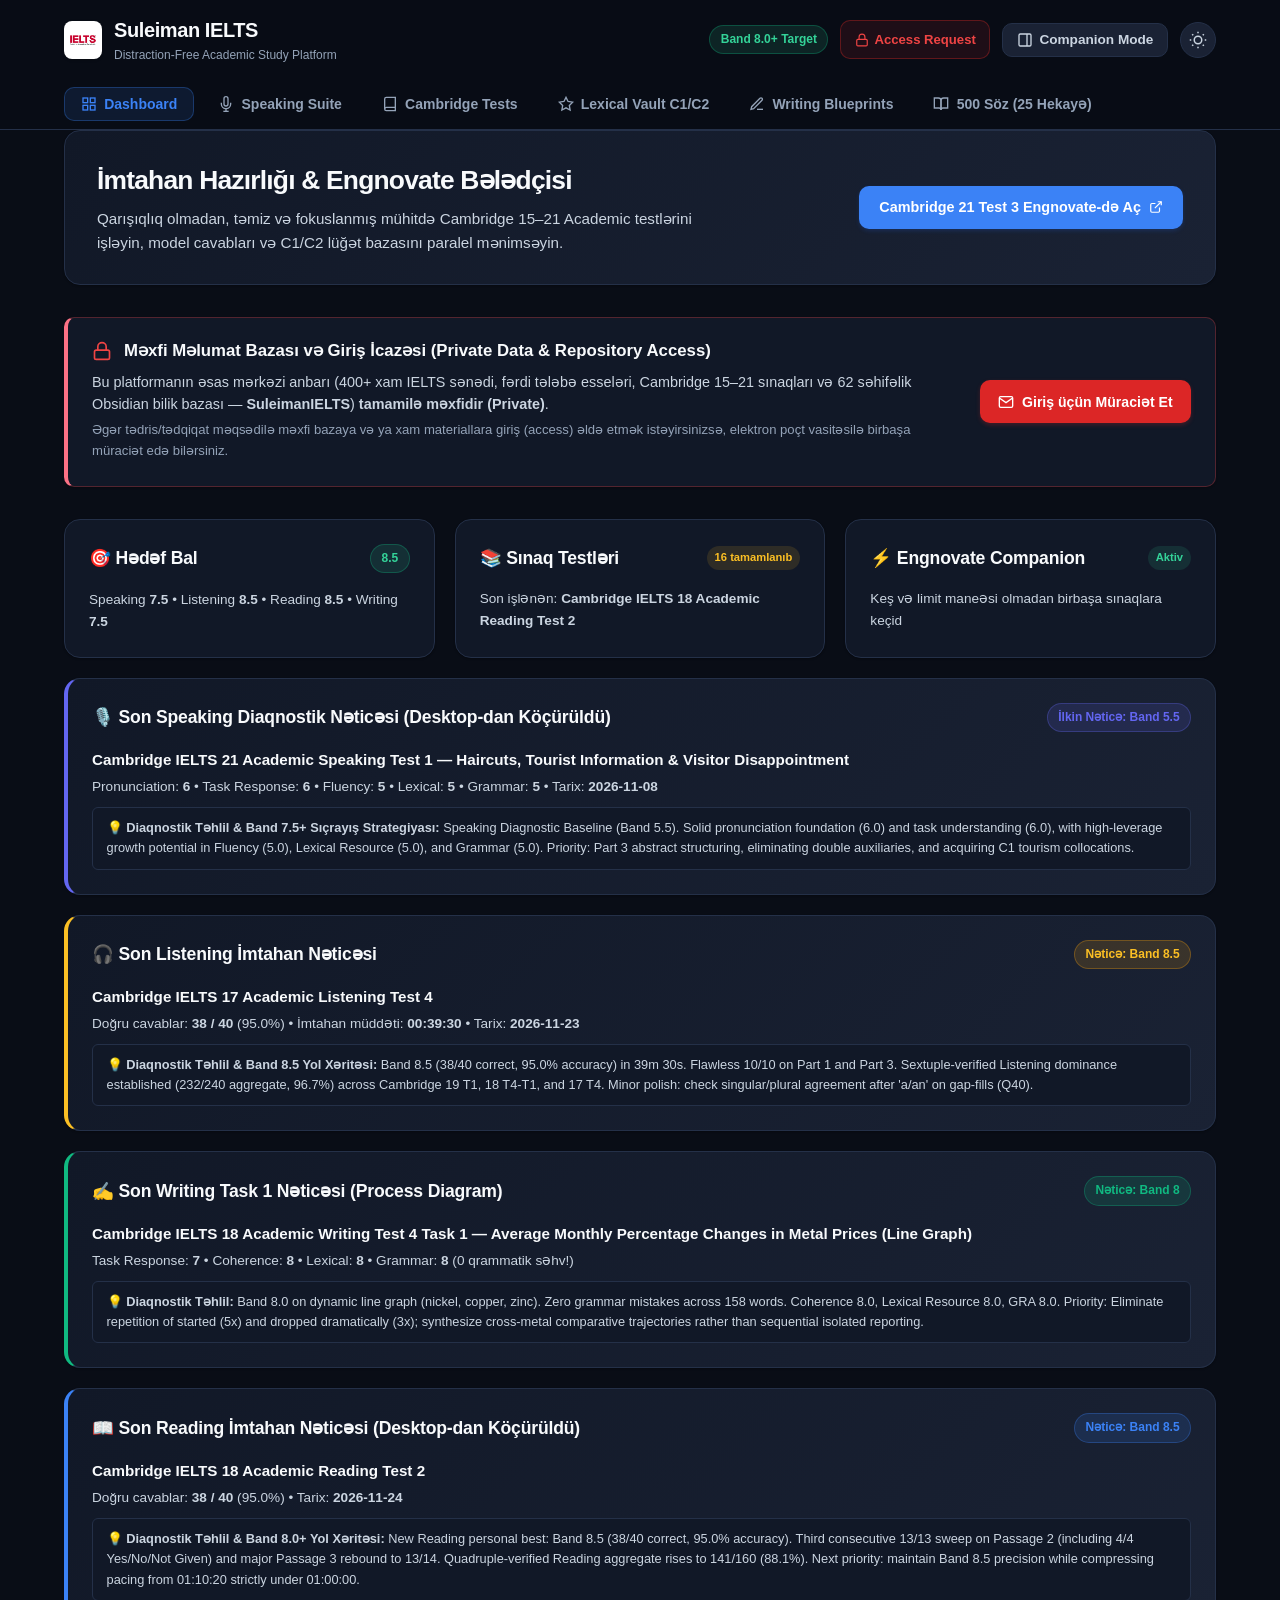
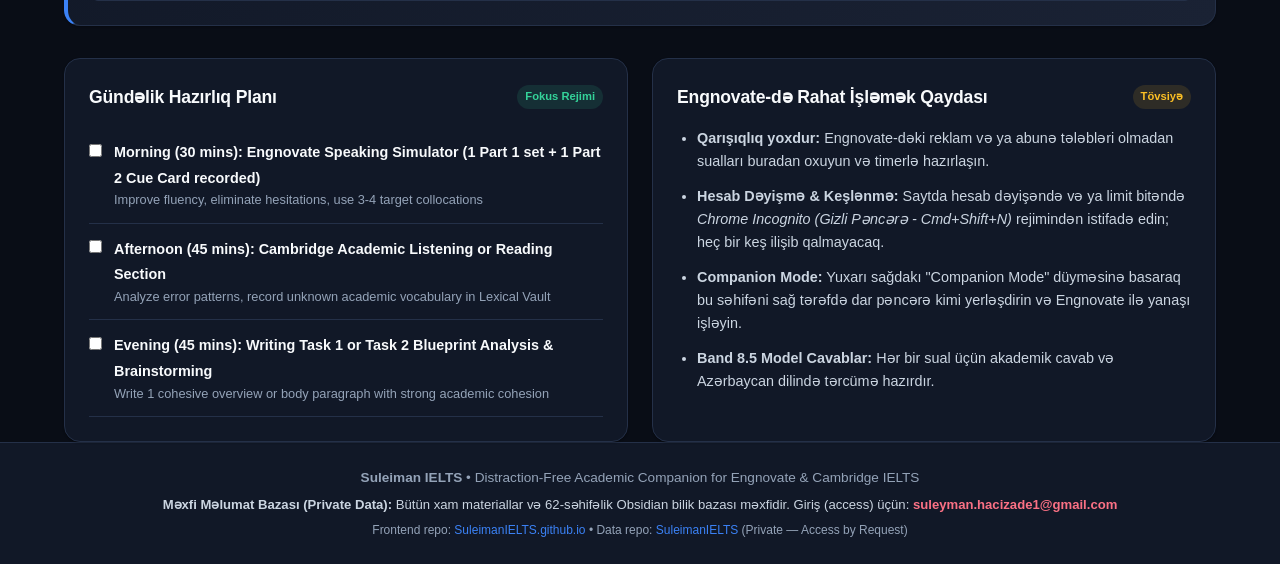
<file: index.html>
<!DOCTYPE html>
<html lang="az" data-theme="dark" prefix="og: http://ogp.me/ns#">
<head>
  <meta charset="UTF-8" />
  <meta name="viewport" content="width=device-width, initial-scale=1.0" />
  
  <!-- Primary SEO Meta Tags -->
  <title>Suleiman IELTS — Academic Band 8.5+ Mastery &amp; Cambridge Practice Platform | Engnovate Companion</title>
  <meta name="title" content="Suleiman IELTS — Academic Band 8.5+ Mastery &amp; Cambridge Practice Platform | Engnovate Companion" />
  <meta name="description" content="Minimalist, distraction-free IELTS Academic preparation platform &amp; Engnovate companion. Master Cambridge 15–21 practice tests, in-browser Speaking Suite with audio recorder, C1/C2 Lexical Resource Vault, Band 8.5 Writing Blueprints, and 500 English Words in 25 Stories bilingual curriculum." />
  <meta name="keywords" content="Suleiman IELTS, Süleyman IELTS, Suleiman Hajizadeh, Süleyman Hacızadə, IELTS Academic, Cambridge IELTS, Cambridge 15, Cambridge 16, Cambridge 17, Cambridge 18, Cambridge 19, Cambridge 20, Cambridge 21, IELTS Speaking Suite, IELTS Speaking Part 1, IELTS Speaking Part 2 Cue Card, IELTS Speaking Part 3, Speaking Simulator, IELTS Audio Recorder, Speaking Timer, IELTS Writing Task 1, IELTS Writing Task 2, Band 8.5 Writing Blueprints, Band 9 Model Essays, Cohesive Devices, IELTS C1 C2 Vocabulary, Collocations, Idiomatic Expressions, Academic Word List, 500 English Words in 25 Stories, 500 soz 25 hekaye, bilingual English Azerbaijani, Engnovate companion, Engnovate IELTS, distraction-free IELTS practice, IMBB Azerbaijan" />
  <meta name="author" content="Suleiman Hajizadeh" />
  <link rel="canonical" href="https://suleimanielts.github.io/" />

  <!-- Crawling & Search Engine Directives -->
  <meta name="robots" content="index, follow, max-snippet:-1, max-image-preview:large, max-video-preview:-1" />
  <meta name="googlebot" content="index, follow, max-snippet:-1, max-image-preview:large, max-video-preview:-1" />
  <meta name="bingbot" content="index, follow, max-snippet:-1, max-image-preview:large, max-video-preview:-1" />
  <meta name="yandex" content="index, follow" />
  <meta name="baiduspider" content="index, follow" />
  <meta name="duckduckbot" content="index, follow" />

  <!-- Alternate Language Tags -->
  <link rel="alternate" hreflang="az" href="https://suleimanielts.github.io/" />
  <link rel="alternate" hreflang="en" href="https://suleimanielts.github.io/" />
  <link rel="alternate" hreflang="x-default" href="https://suleimanielts.github.io/" />

  <!-- Geographic & Locale Metadata -->
  <meta name="geo.region" content="AZ" />
  <meta name="geo.placename" content="Baku" />
  <meta name="geo.position" content="40.4093;49.8671" />
  <meta name="ICBM" content="40.4093, 49.8671" />
  <meta name="language" content="Azerbaijani, English" />

  <!-- Open Graph / Facebook -->
  <meta property="og:type" content="website" />
  <meta property="og:site_name" content="Suleiman IELTS" />
  <meta property="og:title" content="Suleiman IELTS — Academic Band 8.5+ Mastery &amp; Cambridge Practice Platform" />
  <meta property="og:description" content="Minimalist, distraction-free IELTS Academic companion for Engnovate &amp; Cambridge 15–21. Speaking simulator with timer &amp; audio recorder, C1/C2 Lexical Vault, Writing Blueprints, and 500 Words in 25 Stories." />
  <meta property="og:url" content="https://suleimanielts.github.io/" />
  <meta property="og:image" content="https://suleimanielts.github.io/assets/ielts_logo_badge_square.png" />
  <meta property="og:image:secure_url" content="https://suleimanielts.github.io/assets/ielts_logo_badge_square.png" />
  <meta property="og:image:width" content="1000" />
  <meta property="og:image:height" content="1000" />
  <meta property="og:image:alt" content="Suleiman IELTS Emblem Badge" />
  <meta property="og:locale" content="az_AZ" />
  <meta property="og:locale:alternate" content="en_US" />

  <!-- Twitter Card -->
  <meta name="twitter:card" content="summary_large_image" />
  <meta name="twitter:site" content="@SuleimanHajizadeh" />
  <meta name="twitter:creator" content="@SuleimanHajizadeh" />
  <meta name="twitter:title" content="Suleiman IELTS — Academic Band 8.5+ Mastery &amp; Cambridge Practice Platform" />
  <meta name="twitter:description" content="In-browser Speaking simulator with audio recorder, Cambridge 15–21 practice directory, C1/C2 collocations, and 500 English Words in 25 Stories." />
  <meta name="twitter:image" content="https://suleimanielts.github.io/assets/ielts_logo_badge_square.png" />

  <!-- Icons & Web App Manifest -->
  <link rel="icon" type="image/png" sizes="64x64" href="/favicon.png" />
  <link rel="apple-touch-icon" sizes="180x180" href="/apple-touch-icon.png" />
  <link rel="manifest" href="/manifest.json" />
  <meta name="theme-color" content="#dc2626" />
  <meta name="apple-mobile-web-app-capable" content="yes" />
  <meta name="apple-mobile-web-app-status-bar-style" content="black-translucent" />
  <meta name="apple-mobile-web-app-title" content="SuleimanIELTS" />
  <meta name="application-name" content="Suleiman IELTS" />

  <!-- Stylesheet -->
  <link rel="stylesheet" href="css/style.css" />

  <!-- Structured Data (Schema.org JSON-LD Graph for Enterprise SEO) -->
  <script type="application/ld+json">
  {
    "@context": "https://schema.org",
    "@graph": [
      {
        "@type": "EducationalOrganization",
        "@id": "https://suleimanielts.github.io/#organization",
        "name": "Suleiman IELTS",
        "alternateName": [
          "SuleimanIELTS",
          "Süleyman IELTS",
          "Suleiman IELTS Platform",
          "Suleiman Academic IELTS"
        ],
        "url": "https://suleimanielts.github.io/",
        "logo": "https://suleimanielts.github.io/assets/ielts_logo_avatar_square.png",
        "image": "https://suleimanielts.github.io/assets/ielts_logo_badge_square.png",
        "description": "Minimalist, distraction-free IELTS Academic preparation platform and Engnovate study companion featuring Cambridge 15–21 practice, Speaking Suite with audio recorder, C1/C2 Lexical Vault, Writing Blueprints, and 500 English Words in 25 Stories.",
        "founder": {
          "@type": "Person",
          "@id": "https://suleimanielts.github.io/#founder",
          "name": "Suleiman Hajizadeh",
          "alternateName": ["Süleyman Hacızadə", "Suleiman Hacizade"],
          "jobTitle": "Academic Lead & Computational Researcher",
          "email": "suleyman.hacizade1@gmail.com",
          "url": "https://github.com/SuleimanHajizadeh",
          "sameAs": [
            "https://github.com/SuleimanHajizadeh",
            "https://github.com/SuleimanIELTS"
          ]
        },
        "sameAs": [
          "https://github.com/SuleimanIELTS",
          "https://github.com/SuleimanIELTS/suleimanielts.github.io",
          "https://github.com/SuleimanIELTS/SuleimanIELTS"
        ],
        "contactPoint": {
          "@type": "ContactPoint",
          "email": "suleyman.hacizade1@gmail.com",
          "contactType": "Academic inquiry and private data access request",
          "availableLanguage": ["Azerbaijani", "English"]
        }
      },
      {
        "@type": "WebSite",
        "@id": "https://suleimanielts.github.io/#website",
        "url": "https://suleimanielts.github.io/",
        "name": "Suleiman IELTS",
        "description": "Distraction-Free IELTS Academic Preparation Platform & Engnovate Companion",
        "publisher": {
          "@id": "https://suleimanielts.github.io/#organization"
        },
        "potentialAction": {
          "@type": "SearchAction",
          "target": "https://suleimanielts.github.io/?q={search_term_string}",
          "query-input": "required name=search_term_string"
        }
      },
      {
        "@type": "Course",
        "@id": "https://suleimanielts.github.io/#course",
        "name": "Cambridge IELTS Academic Band 8.5+ Mastery & Preparation Program",
        "description": "Comprehensive academic IELTS curriculum covering Cambridge 15 through 21 test series, Speaking simulation with timers, Task 1/2 Writing blueprints, C1/C2 lexical resource collocations, and bilingual vocabulary stories.",
        "provider": {
          "@id": "https://suleimanielts.github.io/#organization"
        },
        "educationalLevel": "Advanced (Band 7.5 to 9.0)",
        "isAccessibleForFree": true,
        "inLanguage": ["en", "az"]
      },
      {
        "@type": "WebApplication",
        "@id": "https://suleimanielts.github.io/#speaking-suite",
        "name": "Suleiman IELTS Speaking Suite & Recorder Simulator",
        "applicationCategory": "EducationalApplication",
        "operatingSystem": "All modern web browsers",
        "browserRequirements": "HTML5, Web Audio API, MediaRecorder API",
        "url": "https://suleimanielts.github.io/speaking/",
        "description": "Interactive in-browser IELTS Speaking exam simulator with 1-minute Part 2 preparation timer, 2-minute speech timer, and client-side audio recording preview.",
        "offers": {
          "@type": "Offer",
          "price": "0",
          "priceCurrency": "USD"
        }
      },
      {
        "@type": "LearningResource",
        "@id": "https://suleimanielts.github.io/#stories-500",
        "name": "500 English Words in 25 Stories (Bilingual Reader)",
        "description": "A 25-part interactive bilingual story curriculum designed to teach 500 essential academic and contextual English words with parallel Azerbaijani translation and self-testing mode.",
        "learningResourceType": "Reading material & glossary",
        "educationalLevel": "Intermediate to Advanced",
        "inLanguage": ["en", "az"]
      },
      {
        "@type": "ItemList",
        "@id": "https://suleimanielts.github.io/#cambridge-directory",
        "name": "Cambridge IELTS Academic Practice Tests 15–21 Collection",
        "description": "Directory of official Cambridge IELTS Academic practice tests with direct links to interactive Engnovate modules.",
        "numberOfItems": 9,
        "itemListElement": [
          {
            "@type": "ListItem",
            "position": 1,
            "name": "Cambridge IELTS 21 Academic Speaking Test 3",
            "url": "https://engnovate.com/ielts-speaking-tests/cambridge-ielts-21-academic-speaking-test-3/"
          },
          {
            "@type": "ListItem",
            "position": 2,
            "name": "Cambridge IELTS 19 Academic Listening Test 4",
            "url": "https://engnovate.com/ielts-listening-tests/cambridge-ielts-19-academic-listening-test-4/"
          },
          {
            "@type": "ListItem",
            "position": 3,
            "name": "Cambridge IELTS 21 Academic Speaking Test 4",
            "url": "https://engnovate.com/ielts-speaking-tests/cambridge-ielts-21-academic-speaking-test-4/"
          },
          {
            "@type": "ListItem",
            "position": 4,
            "name": "Cambridge IELTS 21 Academic Listening Test 1",
            "url": "https://engnovate.com/ielts-listening-tests/cambridge-ielts-21-academic-listening-test-1/"
          },
          {
            "@type": "ListItem",
            "position": 5,
            "name": "Cambridge IELTS 21 Academic Reading Test 1",
            "url": "https://engnovate.com/ielts-reading-tests/cambridge-ielts-21-academic-reading-test-1/"
          },
          {
            "@type": "ListItem",
            "position": 6,
            "name": "Cambridge IELTS 21 Academic Writing Test 1",
            "url": "https://engnovate.com/ielts-writing-tests/cambridge-ielts-21-academic-writing-test-1/"
          },
          {
            "@type": "ListItem",
            "position": 7,
            "name": "Cambridge IELTS 20 Academic Speaking Test 3",
            "url": "https://engnovate.com/ielts-speaking-tests/cambridge-ielts-20-academic-speaking-test-3/"
          },
          {
            "@type": "ListItem",
            "position": 8,
            "name": "Cambridge IELTS 19 Academic Speaking Test 3",
            "url": "https://engnovate.com/ielts-speaking-tests/cambridge-ielts-19-academic-speaking-test-3/"
          },
          {
            "@type": "ListItem",
            "position": 9,
            "name": "Cambridge IELTS 19 Academic Reading Test 1",
            "url": "https://engnovate.com/ielts-reading-tests/cambridge-ielts-19-academic-reading-test-1/"
          }
        ]
      },
      {
        "@type": "BreadcrumbList",
        "@id": "https://suleimanielts.github.io/#breadcrumbs",
        "itemListElement": [
          {
            "@type": "ListItem",
            "position": 1,
            "name": "Ana Səhifə (Dashboard)",
            "item": "https://suleimanielts.github.io/#view-dashboard"
          },
          {
            "@type": "ListItem",
            "position": 2,
            "name": "Speaking Suite",
            "item": "https://suleimanielts.github.io/#view-speaking"
          },
          {
            "@type": "ListItem",
            "position": 3,
            "name": "Cambridge Tests",
            "item": "https://suleimanielts.github.io/#view-tests"
          },
          {
            "@type": "ListItem",
            "position": 4,
            "name": "Lexical Vault C1/C2",
            "item": "https://suleimanielts.github.io/#view-vault"
          },
          {
            "@type": "ListItem",
            "position": 5,
            "name": "Writing Blueprints",
            "item": "https://suleimanielts.github.io/#view-writing"
          },
          {
            "@type": "ListItem",
            "position": 6,
            "name": "500 Söz 25 Hekayədə",
            "item": "https://suleimanielts.github.io/#view-stories"
          }
        ]
      },
      {
        "@type": "FAQPage",
        "@id": "https://suleimanielts.github.io/#faq",
        "mainEntity": [
          {
            "@type": "Question",
            "name": "Suleiman IELTS platformasının əsas məqsədi nədir?",
            "acceptedAnswer": {
              "@type": "Answer",
              "text": "Suleiman IELTS — IELTS Academic namizədlərinin diqqəti yayınmadan, təmiz mühitdə Cambridge 15–21 rəsmi testlərini işləməsi, Speaking taymer və audio recorder ilə danışıq praktikasını aparması, C1/C2 lüğət və yazı şablonlarını mənimsəməsi üçün yaradılmış minimalist təhsil platforması və Engnovate bələdçisidir."
            }
          },
          {
            "@type": "Question",
            "name": "Məxfi mərkəzi anbara (SuleimanIELTS core repository) necə giriş (access) almaq olar?",
            "acceptedAnswer": {
              "@type": "Answer",
              "text": "Platformanın 400+ xam sənədi, fərdi esseləri və 62 səhifəlik Obsidian bilik bazası tamamilə məxfidir (Private). Tədris və ya elmi əməkdaşlıq məqsədilə giriş əldə etmək üçün suleyman.hacizade1@gmail.com elektron poçt ünvanına rəsmi sorğu göndərə bilərsiniz."
            }
          },
          {
            "@type": "Question",
            "name": "500 Söz 25 Hekayədə kurikulumu necə işləyir?",
            "acceptedAnswer": {
              "@type": "Answer",
              "text": "Bu bölmədə 25 maraqlı bədii hekayə təqdim olunur. Hər hekayə 20 xüsusi hədəf akademik sözü ehtiva edir. Tələbə əvvəlcə ingiliscə mətni oxuyur, sonra paralel Azərbaycan dilində tərcümə və interaktiv 'Mənaları Gizlət' test rejimi ilə söz ehtiyatını yoxlayır."
            }
          }
        ]
      }
    ]
  }
  </script>
</head>
<body>

  <!-- Top Sticky Glass Header -->
  <header class="site-header">
    <div class="app-container">
      <div class="header-inner">
        <div class="brand-wrapper">
          <img src="assets/ielts_logo_avatar_square.png" alt="IELTS Logo" style="width: 38px; height: 38px; border-radius: 8px; object-fit: contain; background: #ffffff; padding: 2px; box-shadow: 0 1px 3px rgba(0,0,0,0.2);" />
          <div>
            <h1 class="brand-title">Suleiman IELTS</h1>
            <span class="brand-subtitle">Distraction-Free Academic Study Platform</span>
          </div>
        </div>

        <div class="header-actions">
          <span class="target-badge">Band 8.0+ Target</span>

          <a href="mailto:suleyman.hacizade1@gmail.com?subject=Access%20Request%20-%20SuleimanIELTS%20Private%20Data" class="action-btn" title="Məxfi Baza Giriş Müraciəti (Private Data Access Request)" style="text-decoration: none; display: inline-flex; align-items: center; gap: 0.35rem; font-size: 0.82rem; font-weight: 600; background: rgba(220, 38, 38, 0.1); border: 1px solid rgba(220, 38, 38, 0.35); color: #ef4444;">
            <svg width="14" height="14" viewBox="0 0 24 24" fill="none" stroke="currentColor" stroke-width="2">
              <rect x="3" y="11" width="18" height="11" rx="2" ry="2"></rect>
              <path d="M7 11V7a5 5 0 0 1 10 0v4"></path>
            </svg>
            <span>Access Request</span>
          </a>
          
          <button id="sidecar-toggle-btn" class="action-btn" title="Toggle Engnovate Companion Sidecar Mode">
            <svg width="16" height="16" viewBox="0 0 24 24" fill="none" stroke="currentColor" stroke-width="2">
              <rect x="3" y="3" width="18" height="18" rx="2" ry="2"></rect>
              <line x1="15" y1="3" x2="15" y2="21"></line>
            </svg>
            <span>Companion Mode</span>
          </button>

          <button id="theme-toggle-btn" class="action-btn theme-toggle-btn" title="Toggle Light / Dark Mode">
            <svg width="18" height="18" viewBox="0 0 24 24" fill="none" stroke="currentColor" stroke-width="2">
              <circle cx="12" cy="12" r="5"></circle>
              <line x1="12" y1="1" x2="12" y2="3"></line>
              <line x1="12" y1="21" x2="12" y2="23"></line>
            </svg>
          </button>
        </div>
      </div>

      <!-- Navigation Tabs -->
      <nav class="nav-tabs">
        <button class="tab-btn active" data-tab="view-dashboard">
          <svg width="16" height="16" viewBox="0 0 24 24" fill="none" stroke="currentColor" stroke-width="2">
            <rect x="3" y="3" width="7" height="7"></rect>
            <rect x="14" y="3" width="7" height="7"></rect>
            <rect x="14" y="14" width="7" height="7"></rect>
            <rect x="3" y="14" width="7" height="7"></rect>
          </svg>
          <span>Dashboard</span>
        </button>

        <button class="tab-btn" data-tab="view-speaking">
          <svg width="16" height="16" viewBox="0 0 24 24" fill="none" stroke="currentColor" stroke-width="2">
            <path d="M12 1a3 3 0 0 0-3 3v8a3 3 0 0 0 6 0V4a3 3 0 0 0-3-3z"></path>
            <path d="M19 10v2a7 7 0 0 1-14 0v-2"></path>
            <line x1="12" y1="19" x2="12" y2="23"></line>
            <line x1="8" y1="23" x2="16" y2="23"></line>
          </svg>
          <span>Speaking Suite</span>
        </button>

        <button class="tab-btn" data-tab="view-tests">
          <svg width="16" height="16" viewBox="0 0 24 24" fill="none" stroke="currentColor" stroke-width="2">
            <path d="M4 19.5A2.5 2.5 0 0 1 6.5 17H20"></path>
            <path d="M6.5 2H20v20H6.5A2.5 2.5 0 0 1 4 19.5v-15A2.5 2.5 0 0 1 6.5 2z"></path>
          </svg>
          <span>Cambridge Tests</span>
        </button>

        <button class="tab-btn" data-tab="view-vault">
          <svg width="16" height="16" viewBox="0 0 24 24" fill="none" stroke="currentColor" stroke-width="2">
            <polygon points="12 2 15.09 8.26 22 9.27 17 14.14 18.18 21.02 12 17.77 5.82 21.02 7 14.14 2 9.27 8.91 8.26 12 2"></polygon>
          </svg>
          <span>Lexical Vault C1/C2</span>
        </button>

        <button class="tab-btn" data-tab="view-writing">
          <svg width="16" height="16" viewBox="0 0 24 24" fill="none" stroke="currentColor" stroke-width="2">
            <path d="M12 20h9"></path>
            <path d="M16.5 3.5a2.121 2.121 0 0 1 3 3L7 19l-4 1 1-4L16.5 3.5z"></path>
          </svg>
          <span>Writing Blueprints</span>
        </button>

        <button class="tab-btn" data-tab="view-stories">
          <svg width="16" height="16" viewBox="0 0 24 24" fill="none" stroke="currentColor" stroke-width="2">
            <path d="M2 3h6a4 4 0 0 1 4 4v14a3 3 0 0 0-3-3H2z"></path>
            <path d="M22 3h-6a4 4 0 0 0-4 4v14a3 3 0 0 1 3-3h7z"></path>
          </svg>
          <span>500 Söz (25 Hekayə)</span>
        </button>
      </nav>
    </div>
  </header>

  <!-- Main Application Body -->
  <main class="app-container">

    <!-- VIEW 1: DASHBOARD -->
    <section id="view-dashboard" class="view-section active">
      <div class="hero-banner">
        <div class="hero-text">
          <h1>İmtahan Hazırlığı & Engnovate Bələdçisi</h1>
          <p>
            Qarışıqlıq olmadan, təmiz və fokuslanmış mühitdə Cambridge 15–21 Academic testlərini işləyin,
            model cavabları və C1/C2 lüğət bazasını paralel mənimsəyin.
          </p>
        </div>
        <div class="hero-cta">
          <a href="https://engnovate.com/ielts-speaking-tests/cambridge-ielts-21-academic-speaking-test-3/" target="_blank" rel="noopener noreferrer" class="btn-primary">
            <span>Cambridge 21 Test 3 Engnovate-də Aç</span>
            <svg width="14" height="14" viewBox="0 0 24 24" fill="none" stroke="currentColor" stroke-width="2">
              <path d="M18 13v6a2 2 0 0 1-2 2H5a2 2 0 0 1-2-2V8a2 2 0 0 1 2-2h6"></path>
              <polyline points="15 3 21 3 21 9"></polyline>
              <line x1="10" y1="14" x2="21" y2="3"></line>
            </svg>
          </a>
        </div>
      </div>

      <!-- Private Data Access Notice -->
      <div class="access-notice-box">
        <div class="access-notice-content">
          <div class="access-notice-header">
            <svg width="20" height="20" viewBox="0 0 24 24" fill="none" stroke="#ef4444" stroke-width="2" style="vertical-align: middle; margin-right: 4px;"><rect x="3" y="11" width="18" height="11" rx="2" ry="2"></rect><path d="M7 11V7a5 5 0 0 1 10 0v4"></path></svg>
            <h4>Məxfi Məlumat Bazası və Giriş İcazəsi (Private Data &amp; Repository Access)</h4>
          </div>
          <p>
            Bu platformanın əsas mərkəzi anbarı (400+ xam IELTS sənədi, fərdi tələbə esseləri, Cambridge 15–21 sınaqları və 62 səhifəlik Obsidian bilik bazası — <strong>SuleimanIELTS</strong>) <strong>tamamilə məxfidir (Private)</strong>.
          </p>
          <p class="access-notice-sub">
            Əgər tədris/tədqiqat məqsədilə məxfi bazaya və ya xam materiallara giriş (access) əldə etmək istəyirsinizsə, elektron poçt vasitəsilə birbaşa müraciət edə bilərsiniz.
          </p>
        </div>
        <a href="mailto:suleyman.hacizade1@gmail.com?subject=Access%20Request%20-%20SuleimanIELTS%20Private%20Data" class="btn-access-request">
          <svg width="16" height="16" viewBox="0 0 24 24" fill="none" stroke="currentColor" stroke-width="2">
            <path d="M4 4h16c1.1 0 2 .9 2 2v12c0 1.1-.9 2-2 2H4c-1.1 0-2-.9-2-2V6c0-1.1.9-2 2-2z"></path>
            <polyline points="22,6 12,13 2,6"></polyline>
          </svg>
          <span>Giriş üçün Müraciət Et</span>
        </a>
      </div>

      <!-- Stats Grid -->
      <div id="dashboard-stats" class="grid-3" style="margin-bottom: 2rem;">
        <!-- Injected via JavaScript -->
      </div>

      <div class="grid-2">
        <!-- Daily Routine Card -->
        <div class="card">
          <div class="card-header">
            <span class="card-title">Gündəlik Hazırlıq Planı</span>
            <span class="status-badge status-ready">Fokus Rejimi</span>
          </div>
          <div id="daily-routine-list">
            <!-- Injected via JavaScript -->
          </div>
        </div>

        <!-- Strategy & Engnovate Tips Card -->
        <div class="card">
          <div class="card-header">
            <span class="card-title">Engnovate-də Rahat İşləmək Qaydası</span>
            <span class="status-badge status-in-progress">Tövsiyə</span>
          </div>
          <ul style="padding-left: 1.25rem; font-size: 0.9rem; color: var(--text-secondary); display: flex; flex-direction: column; gap: 0.75rem;">
            <li>
              <strong>Qarışıqlıq yoxdur:</strong> Engnovate-dəki reklam və ya abunə tələbləri olmadan sualları buradan oxuyun və timerlə hazırlaşın.
            </li>
            <li>
              <strong>Hesab Dəyişmə & Keşlənmə:</strong> Saytda hesab dəyişəndə və ya limit bitəndə <em>Chrome Incognito (Gizli Pəncərə - Cmd+Shift+N)</em> rejimindən istifadə edin; heç bir keş ilişib qalmayacaq.
            </li>
            <li>
              <strong>Companion Mode:</strong> Yuxarı sağdakı "Companion Mode" düyməsinə basaraq bu səhifəni sağ tərəfdə dar pəncərə kimi yerləşdirin və Engnovate ilə yanaşı işləyin.
            </li>
            <li>
              <strong>Band 8.5 Model Cavablar:</strong> Hər bir sual üçün akademik cavab və Azərbaycan dilində tərcümə hazırdır.
            </li>
          </ul>
        </div>
      </div>
    </section>

    <!-- VIEW 2: SPEAKING PRACTICE SUITE -->
    <section id="view-speaking" class="view-section">
      <div class="speaking-header-box">
        <div style="display: flex; align-items: center; justify-content: space-between; flex-wrap: wrap; gap: 1rem;">
          <div>
            <span class="module-badge" style="margin-bottom: 0.35rem; display: inline-block;">Speaking Active Test</span>
            <h2 style="font-size: 1.35rem; font-weight: 800;">Cambridge 21 Academic Speaking Test 3</h2>
          </div>
          <a href="https://engnovate.com/ielts-speaking-tests/cambridge-ielts-21-academic-speaking-test-3/" target="_blank" rel="noopener noreferrer" class="btn-primary" style="font-size: 0.85rem; padding: 0.5rem 1rem;">
            <span>Engnovate-də Aç</span>
            <svg width="14" height="14" viewBox="0 0 24 24" fill="none" stroke="currentColor" stroke-width="2">
              <path d="M18 13v6a2 2 0 0 1-2 2H5a2 2 0 0 1-2-2V8a2 2 0 0 1 2-2h6"></path>
              <polyline points="15 3 21 3 21 9"></polyline>
              <line x1="10" y1="14" x2="21" y2="3"></line>
            </svg>
          </a>
        </div>

        <div class="speaking-tabs">
          <button class="spk-part-btn active" data-spk-part="1">Part 1: Questions 1–4 (Money & Spending)</button>
          <button class="spk-part-btn" data-spk-part="2">Part 2: Cue Card (Gardens & Parks)</button>
          <button class="spk-part-btn" data-spk-part="3">Part 3: Deep Discussion (Public Spaces)</button>
        </div>
      </div>

      <!-- Speaking Part 1 Content -->
      <div id="spk-part-1" class="speaking-part-view" style="display: block; margin-top: 1.5rem;">
        <div id="spk-part-1-content">
          <!-- Injected via JavaScript -->
        </div>
      </div>

      <!-- Speaking Part 2 Content -->
      <div id="spk-part-2" class="speaking-part-view" style="display: none; margin-top: 1.5rem;">
        <!-- Integrated Timers & In-Browser Audio Recorder -->
        <div class="timer-widget">
          <div class="timer-box">
            <span class="timer-label">⏱️ Part 2 Hazırlıq Vaxtı (1 dəq)</span>
            <span id="prep-timer-display" class="timer-display">01:00</span>
            <div class="timer-controls">
              <button id="btn-prep-start" class="timer-btn btn-active">Başla</button>
              <button id="btn-prep-pause" class="timer-btn">Fasilə</button>
              <button id="btn-prep-reset" class="timer-btn">Sıfırla</button>
            </div>
          </div>

          <div class="timer-box">
            <span class="timer-label">Danışıq Vaxtı (2 dəq)</span>
            <span id="speech-timer-display" class="timer-display">02:00</span>
            <div class="timer-controls">
              <button id="btn-speech-start" class="timer-btn btn-active">Başla</button>
              <button id="btn-speech-pause" class="timer-btn">Fasilə</button>
              <button id="btn-speech-reset" class="timer-btn">Sıfırla</button>
            </div>
          </div>
        </div>

        <!-- Audio Recorder Bar -->
        <div class="recorder-widget">
          <div style="display: flex; align-items: center; gap: 1rem;">
            <button id="record-btn" class="rec-btn">
              <svg width="18" height="18" viewBox="0 0 24 24" fill="currentColor">
                <circle cx="12" cy="12" r="7"></circle>
              </svg>
              <span>Record Speech</span>
            </button>
            <span id="rec-elapsed-timer" style="font-family: var(--font-mono); font-weight: 700; font-size: 1.1rem;">00:00</span>
          </div>

          <div id="audio-preview-container" class="audio-preview">
            <!-- Audio player injected here when recording ends -->
          </div>
        </div>

        <div id="spk-part-2-content" style="margin-top: 1.5rem;">
          <!-- Cue card and model answer injected via JavaScript -->
        </div>
      </div>

      <!-- Speaking Part 3 Content -->
      <div id="spk-part-3" class="speaking-part-view" style="display: none; margin-top: 1.5rem;">
        <div id="spk-part-3-content">
          <!-- Injected via JavaScript -->
        </div>
      </div>
    </section>

    <!-- VIEW 3: CAMBRIDGE TESTS DIRECTORY -->
    <section id="view-tests" class="view-section">
      <div style="margin-bottom: 1.5rem;">
        <h2 style="font-size: 1.35rem; font-weight: 800;">Cambridge Academic Practice Directory</h2>
        <p style="color: var(--text-secondary); font-size: 0.9rem;">
          Cambridge 15-dən 21-ə qədər bütün sınaq testləri və Engnovate üzərində birbaşa keçidlər.
        </p>
      </div>

      <div id="tests-grid" class="grid-3">
        <!-- Injected via JavaScript -->
      </div>
    </section>

    <!-- VIEW 4: LEXICAL VAULT C1/C2 -->
    <section id="view-vault" class="view-section">
      <div style="margin-bottom: 1.5rem;">
        <h2 style="font-size: 1.35rem; font-weight: 800;">Lexical Resource Vault (C1 / C2)</h2>
        <p style="color: var(--text-secondary); font-size: 0.9rem;">
          İmtahanlarda Band 8.0–9.0 almaq üçün vacib kollokasiyalar, akademik ifadələr və onların Azərbaycan dilində izahları.
        </p>
      </div>

      <div class="vault-controls">
        <input type="text" id="vocab-search" class="search-input" placeholder="Axtarış: söz, ifadə və ya Azərbaycan dilində məna..." />
        <select id="vocab-category-filter" class="filter-select">
          <option value="all">Bütün Kateqoriyalar</option>
          <option value="collocations">C1/C2 Collocations</option>
          <option value="idioms">Idiomatic Expressions</option>
          <option value="topic_gardens">Parks & Green Spaces</option>
          <option value="topic_finance">Finance & Spending Habits</option>
        </select>
      </div>

      <div id="vault-list">
        <!-- Injected via JavaScript -->
      </div>
    </section>

    <!-- VIEW 5: WRITING BLUEPRINTS -->
    <section id="view-writing" class="view-section">
      <div style="margin-bottom: 1.5rem;">
        <h2 style="font-size: 1.35rem; font-weight: 800;">Academic Writing Blueprints & Cohesive Devices</h2>
        <p style="color: var(--text-secondary); font-size: 0.9rem;">
          Task 1 və Task 2 üçün Band 8.5 şablonları, paraqraf strukturları və bağlayıcı ifadələr.
        </p>
      </div>

      <div id="writing-blueprints-container">
        <!-- Injected via JavaScript -->
      </div>
    </section>

    <!-- VIEW 6: 500 SÖZ 25 HEKAYƏDƏ -->
    <section id="view-stories" class="view-section">
      <div style="margin-bottom: 1.5rem;">
        <h2 style="font-size: 1.35rem; font-weight: 800;">500 İngilis Sözü 25 Hekayədə Rahat Öyrən</h2>
        <p style="color: var(--text-secondary); font-size: 0.9rem;">
          Hər hekayədə 20 hədəf söz. Əvvəlcə ingiliscə hekayəni oxuyun, sonra paralel Azərbaycan dilində tərcümə və sözlük cədvəli ilə biliyinizi möhkəmləndirin.
        </p>
      </div>

      <div class="stories-controls" style="margin-bottom: 1.5rem; display: flex; gap: 0.75rem; flex-wrap: wrap; align-items: center;">
        <select id="story-selector" class="filter-select" style="min-width: 280px; font-weight: 600;">
          <!-- Populated by JS -->
        </select>
        <button id="toggle-az-translation-btn" class="action-btn" style="padding: 0.5rem 1rem; border-radius: 8px; border: 1px solid var(--border-medium); background: var(--bg-surface); color: var(--text-primary); cursor: pointer; font-size: 0.85rem; font-weight: 600;">
          Azərbaycanca Tərcüməni Göstər / Gizlət
        </button>
        <button id="toggle-word-test-btn" class="action-btn" style="padding: 0.5rem 1rem; border-radius: 8px; border: 1px solid var(--border-medium); background: var(--bg-surface); color: var(--text-primary); cursor: pointer; font-size: 0.85rem; font-weight: 600;">
          Mənaları Gizlət (Test Rejimi)
        </button>
      </div>

      <div id="story-display-container">
        <!-- Injected via JavaScript -->
      </div>
    </section>

  </main>

  <!-- Crawlable Noscript Fallback for Search Engines & Non-JS Clients -->
  <noscript>
    <section class="app-container" style="background: var(--bg-surface); padding: 2.5rem; border-radius: 14px; margin-top: 2rem; border: 1px solid var(--border-medium);">
      <h2 style="font-size: 1.5rem; color: var(--text-primary); margin-bottom: 0.5rem;">Suleiman IELTS — Bütün Akademik Resurslar və Test Kataloqu</h2>
      <p style="color: var(--text-secondary); margin-bottom: 1.5rem;">Bu bölmə axtarış sistemlərinin (Google, Bing, Yandex) və JavaScript dəstəkləməyən brauzerlərin bütün platforma resurslarını tam indeksləməsi üçün nəzərdə tutulmuşdur.</p>

      <div style="margin-bottom: 1.5rem;">
        <h3 style="font-size: 1.2rem; color: #2563eb;">Cambridge IELTS Academic Sınaq Testləri (15–21)</h3>
        <ul style="padding-left: 1.25rem; line-height: 1.8;">
          <li><strong>Cambridge IELTS 21 Academic Speaking Test 3</strong> (Speaking - Cambridge 21) &mdash; <a href='https://engnovate.com/ielts-speaking-tests/cambridge-ielts-21-academic-speaking-test-3/'>Engnovate Keçidi</a></li><li><strong>Cambridge IELTS 19 Academic Listening Test 4</strong> (Listening - Cambridge 19) &mdash; <a href='https://engnovate.com/ielts-listening-tests/cambridge-ielts-19-academic-listening-test-4/'>Engnovate Keçidi</a></li><li><strong>Cambridge IELTS 21 Academic Speaking Test 4</strong> (Speaking - Cambridge 21) &mdash; <a href='https://engnovate.com/ielts-speaking-tests/cambridge-ielts-21-academic-speaking-test-4/'>Engnovate Keçidi</a></li><li><strong>Cambridge IELTS 21 Academic Listening Test 1</strong> (Listening - Cambridge 21) &mdash; <a href='https://engnovate.com/ielts-listening-tests/cambridge-ielts-21-academic-listening-test-1/'>Engnovate Keçidi</a></li><li><strong>Cambridge IELTS 21 Academic Reading Test 1</strong> (Reading - Cambridge 21) &mdash; <a href='https://engnovate.com/ielts-reading-tests/cambridge-ielts-21-academic-reading-test-1/'>Engnovate Keçidi</a></li><li><strong>Cambridge IELTS 21 Academic Writing Test 1</strong> (Writing - Cambridge 21) &mdash; <a href='https://engnovate.com/ielts-writing-tests/cambridge-ielts-21-academic-writing-test-1/'>Engnovate Keçidi</a></li><li><strong>Cambridge IELTS 20 Academic Speaking Test 3</strong> (Speaking - Cambridge 20) &mdash; <a href='https://engnovate.com/ielts-speaking-tests/cambridge-ielts-20-academic-speaking-test-3/'>Engnovate Keçidi</a></li><li><strong>Cambridge IELTS 19 Academic Speaking Test 3</strong> (Speaking - Cambridge 19) &mdash; <a href='https://engnovate.com/ielts-speaking-tests/cambridge-ielts-19-academic-speaking-test-3/'>Engnovate Keçidi</a></li><li><strong>Cambridge IELTS 19 Academic Reading Test 1</strong> (Reading - Cambridge 19) &mdash; <a href='https://engnovate.com/ielts-reading-tests/cambridge-ielts-19-academic-reading-test-1/'>Engnovate Keçidi</a></li>
        </ul>
      </div>

      <div style="margin-bottom: 1.5rem;">
        <h3 style="font-size: 1.2rem; color: #10b981;">C1/C2 Lexical Vault — Əsas Kollokasiyalar və İdiomlar</h3>
        <p><strong>Money, Spending &amp; Personal Finance:</strong> Live within one&#x27;s means (Gəlirinə uyğun yaşamaq (borca girmədən)), Impulse buying (Plansız, anidən verilən qərarla alış-veriş), Financial safety net (Maliyyə təhlükəsizlik zəmanəti (ehtiyat yastığı)), Buyer&#x27;s remorse (Alışdan dərhal sonra yaranan peşmanlıq), Save for a rainy day (Gələcək və ya çətin gün üçün pul yığmaq (idiom)), Prudent financial management (Ağıllı və ehtiyatlı maliyyə idarəçiliyi) və s.</p><p><strong>Gardens, Parks &amp; Urban Environment:</strong> Tranquil green oasis (Sakit və dinc yaşıl vaha / istirahət məkanı), Hustle and bustle (Şəhər səs-küyü, tələskənliyi və basabası (idiom)), Sprawling acreage (Geniş əraziyə yayılan sahə), Exotic flora and fauna (Qeyri-adi/nadir bitki və heyvanat aləmi), Rejuvenate one&#x27;s mind (Zehni və əhvalı təravətləndirmək/gümrahlaşdırmaq), Leave a lasting impression (Dərin və unudulmaz təəssürat buraxmaq) və s.</p><p><strong>High-Band Discourse Markers &amp; Analytical Connectors:</strong> Without a shadow of a doubt (Zərrə qədər şübhə olmadan / birmənalı olaraq), It is widely acknowledged that... (Geniş şəkildə qəbul edilmişdir ki...), In stark contrast to... (...-nın tam əksinə olaraq), To strike a balance between X and Y (X ilə Y arasında tarazlıq yaratmaq) və s.</p>
      </div>

      <div style="margin-bottom: 1.5rem;">
        <h3 style="font-size: 1.2rem; color: #8b5cf6;">500 İngilis Sözü 25 Hekayədə (Bilingual Reader)</h3>
        <ol style="padding-left: 1.25rem; line-height: 1.8;">
          <li><strong>Hekayə #1: The Hotel by the Sea (Dənizkənarı otel)</strong> &mdash; 20 hədəf söz</li><li><strong>Hekayə #2: The Lucky Dancer (Şanslı rəqqasə)</strong> &mdash; 20 hədəf söz</li><li><strong>Hekayə #3: The Court Case (Məhkəmə işi)</strong> &mdash; 20 hədəf söz</li><li><strong>Hekayə #4: The Forest Boundary (Meşənin sərhədi)</strong> &mdash; 20 hədəf söz</li><li><strong>Hekayə #5: The Market Experiment (Bazar təcrübəsi)</strong> &mdash; 20 hədəf söz</li><li><strong>Hekayə #6: The Castle Gate (Qalanın darvazası)</strong> &mdash; 20 hədəf söz</li><li><strong>Hekayə #7: The Ancient Games (Qədim oyunlar)</strong> &mdash; 20 hədəf söz</li><li><strong>Hekayə #8: The Young Photographer (Gənc fotoqraf)</strong> &mdash; 20 hədəf söz</li><li><strong>Hekayə #9: The Island (Ada)</strong> &mdash; 20 hədəf söz</li><li><strong>Hekayə #10: The New Teacher (Yeni müəllim)</strong> &mdash; 20 hədəf söz</li><li><strong>Hekayə #11: The Lost Wallet (İtmiş pul kisəsi)</strong> &mdash; 20 hədəf söz</li><li><strong>Hekayə #12: The Storm (Fırtına)</strong> &mdash; 20 hədəf söz</li><li><strong>Hekayə #13: The Job Interview (İş müsahibəsi)</strong> &mdash; 20 hədəf söz</li><li><strong>Hekayə #14: The Healthy Habit (Sağlam vərdiş)</strong> &mdash; 20 hədəf söz</li><li><strong>Hekayə #15: The Quarrel (Mübahisə)</strong> &mdash; 20 hədəf söz</li><li><strong>Hekayə #16: The Detective (Dedektiv)</strong> &mdash; 20 hədəf söz</li><li><strong>Hekayə #17: The Language Club (Dil klubu)</strong> &mdash; 20 hədəf söz</li><li><strong>Hekayə #18: The Village and the Factory (Kənd və fabrik)</strong> &mdash; 20 hədəf söz</li><li><strong>Hekayə #19: The Noisy Neighbor (Səs-küylü qonşu)</strong> &mdash; 20 hədəf söz</li><li><strong>Hekayə #20: The Doctor in the Mountains (Dağlarda həkim)</strong> &mdash; 20 hədəf söz</li><li><strong>Hekayə #21: The River Cleanup (Çayın təmizlənməsi)</strong> &mdash; 20 hədəf söz</li><li><strong>Hekayə #22: The Marathon (Marafon)</strong> &mdash; 20 hədəf söz</li><li><strong>Hekayə #23: The Reporter (Müxbir)</strong> &mdash; 20 hədəf söz</li><li><strong>Hekayə #24: The Old Captain (Qoca kapitan)</strong> &mdash; 20 hədəf söz</li><li><strong>Hekayə #25: The Tea Seller (Çay satıcısı)</strong> &mdash; 20 hədəf söz</li>
        </ol>
      </div>

      <div>
        <h3 style="font-size: 1.2rem; color: #ef4444;">Məxfi Mərkəzi Anbar Girişi (Private Access)</h3>
        <p>Bütün xam sənədlər, fərdi esselər və 62 səhifəlik Obsidian bilik bazasına giriş əldə etmək üçün elektron poçt ünvanına müraciət edin: <a href="mailto:suleyman.hacizade1@gmail.com?subject=Access%20Request%20-%20SuleimanIELTS%20Private%20Data">suleyman.hacizade1@gmail.com</a></p>
      </div>
    </section>
  </noscript>


  <!-- Clean Footer -->
  <footer>
    <div class="app-container">
      <p style="margin-bottom: 0.35rem;">
        <strong>Suleiman IELTS</strong> • Distraction-Free Academic Companion for Engnovate & Cambridge IELTS
      </p>
      <p style="font-size: 0.82rem; margin-bottom: 0.35rem; color: var(--text-secondary);">
        <strong>Məxfi Məlumat Bazası (Private Data):</strong> Bütün xam materiallar və 62-səhifəlik Obsidian bilik bazası məxfidir. Giriş (access) üçün: <a href="mailto:suleyman.hacizade1@gmail.com?subject=Access%20Request%20-%20SuleimanIELTS%20Private%20Data" style="color: var(--accent-rose); font-weight: 600;">suleyman.hacizade1@gmail.com</a>
      </p>
      <p style="font-size: 0.75rem; color: var(--text-muted);">
        Frontend repo: <a href="https://github.com/SuleimanIELTS/SuleimanIELTS.github.io" target="_blank" rel="noopener noreferrer">SuleimanIELTS.github.io</a> • 
        Data repo: <a href="https://github.com/SuleimanIELTS/SuleimanIELTS" target="_blank" rel="noopener noreferrer">SuleimanIELTS</a> (Private — Access by Request)
      </p>
    </div>
  </footer>

  <!-- Application Scripts -->
  <script src="js/speaking_timer.js"></script>
  <script src="js/recorder.js"></script>
  <script src="js/app.js"></script>
</body>
</html>
</file>
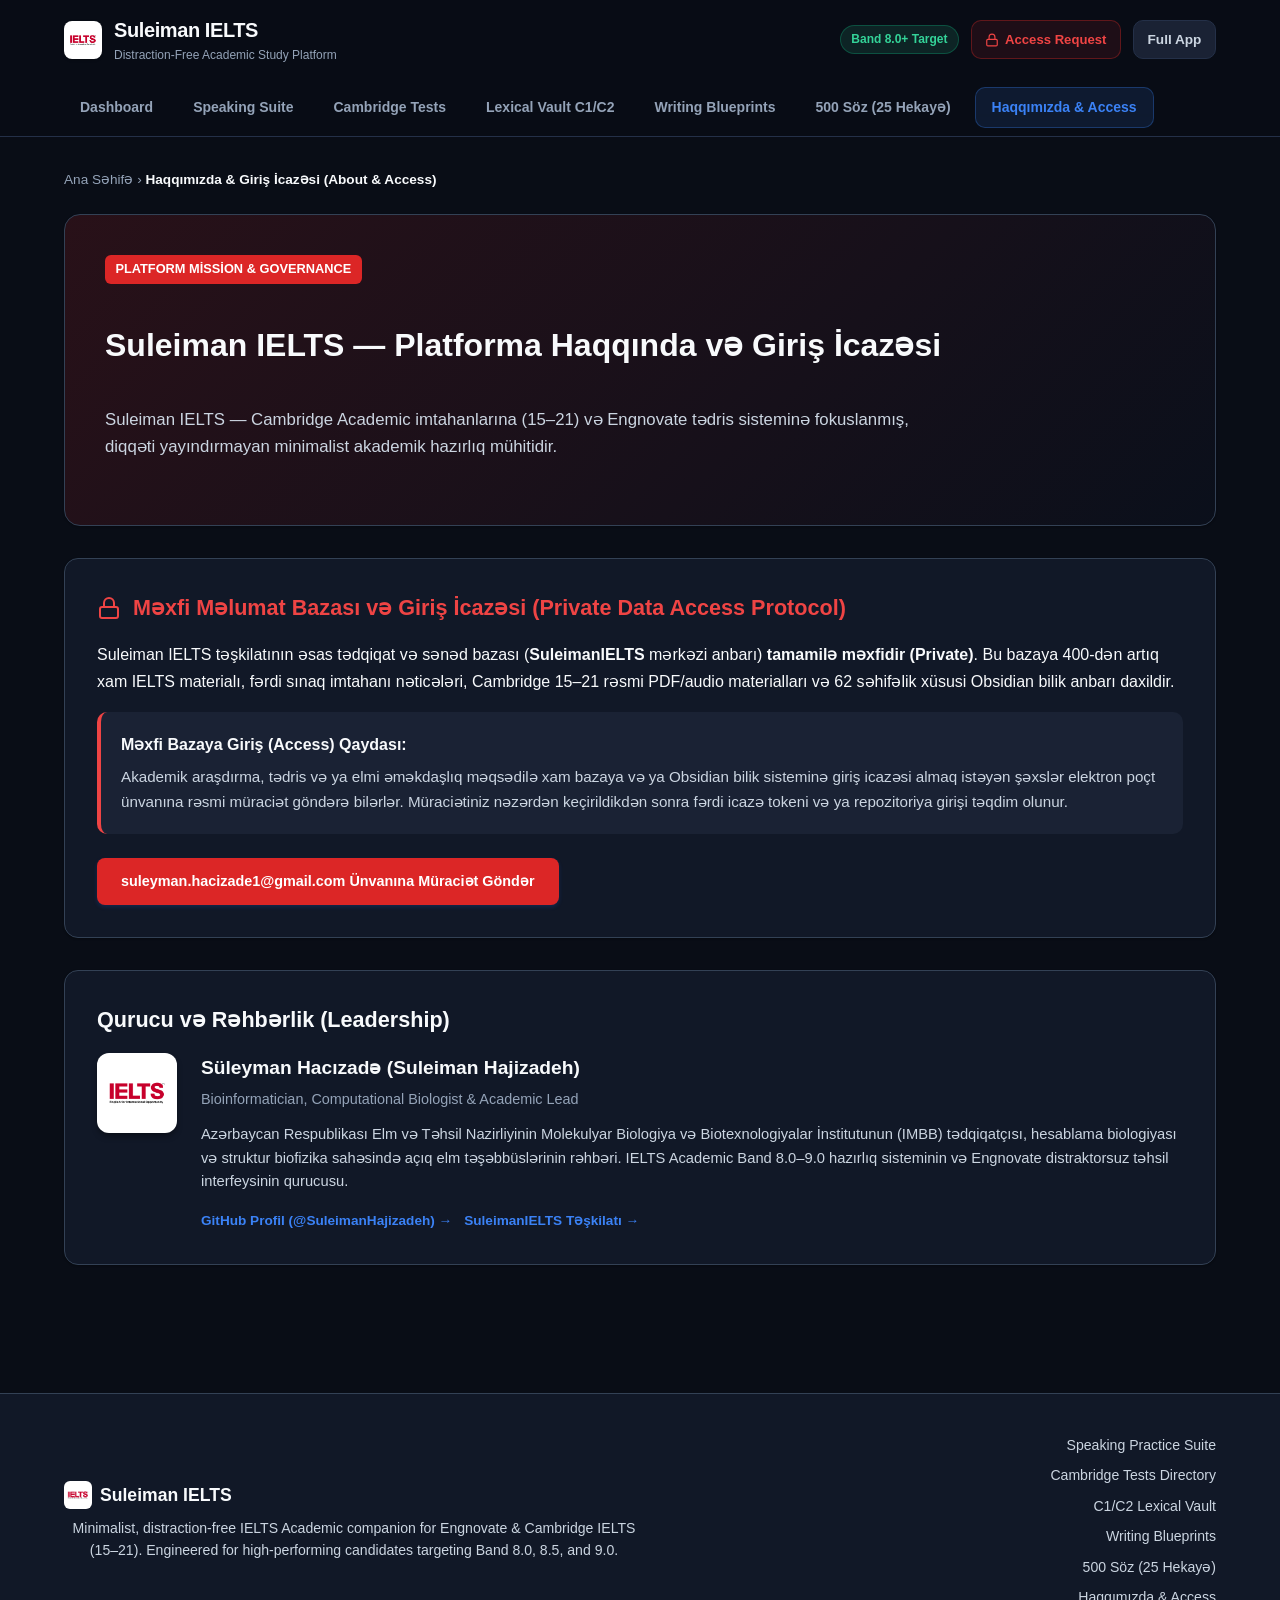
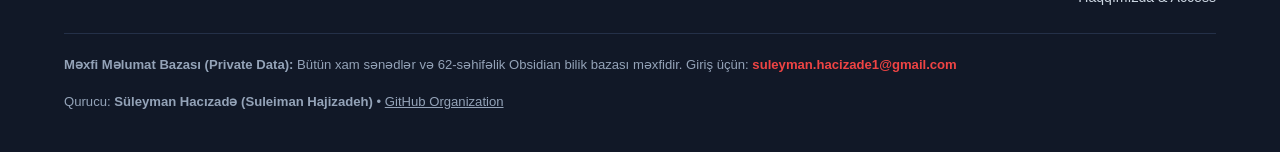
<file: about/index.html>
<!DOCTYPE html>
<html lang="az" data-theme="dark" prefix="og: http://ogp.me/ns#">
<head>
  <meta charset="UTF-8" />
  <meta name="viewport" content="width=device-width, initial-scale=1.0" />
  
  <!-- Primary SEO Meta Tags -->
  <title>About Suleiman IELTS — Leadership, Mission & Private Data Access Protocol</title>
  <meta name="title" content="About Suleiman IELTS — Leadership, Mission & Private Data Access Protocol" />
  <meta name="description" content="Learn about the Suleiman IELTS platform, founder Suleiman Hajizadeh, open web companion architecture, and protocol for requesting access to the private 400+ document vault." />
  <meta name="keywords" content="About Suleiman IELTS, Suleiman Hajizadeh, Süleyman Hacızadə, Private IELTS Data, Access Request, Cambridge IELTS Archive, Engnovate Companion" />
  <meta name="author" content="Suleiman Hajizadeh" />
  <link rel="canonical" href="https://suleimanielts.github.io/about/" />

  <!-- Crawling & Search Engine Directives -->
  <meta name="robots" content="index, follow, max-snippet:-1, max-image-preview:large, max-video-preview:-1" />
  <meta name="googlebot" content="index, follow, max-snippet:-1, max-image-preview:large, max-video-preview:-1" />
  <meta name="bingbot" content="index, follow, max-snippet:-1, max-image-preview:large, max-video-preview:-1" />
  <meta name="yandex" content="index, follow" />
  <meta name="baiduspider" content="index, follow" />
  <meta name="duckduckbot" content="index, follow" />

  <!-- Alternate Language Tags -->
  <link rel="alternate" hreflang="az" href="https://suleimanielts.github.io/about/" />
  <link rel="alternate" hreflang="en" href="https://suleimanielts.github.io/about/" />
  <link rel="alternate" hreflang="x-default" href="https://suleimanielts.github.io/about/" />

  <!-- Geographic & Locale Metadata -->
  <meta name="geo.region" content="AZ" />
  <meta name="geo.placename" content="Baku" />
  <meta name="geo.position" content="40.4093;49.8671" />
  <meta name="ICBM" content="40.4093, 49.8671" />
  <meta name="language" content="Azerbaijani, English" />

  <!-- Open Graph / Facebook -->
  <meta property="og:type" content="website" />
  <meta property="og:site_name" content="Suleiman IELTS" />
  <meta property="og:title" content="About Suleiman IELTS — Leadership, Mission & Private Data Access Protocol" />
  <meta property="og:description" content="Learn about the Suleiman IELTS platform, founder Suleiman Hajizadeh, open web companion architecture, and protocol for requesting access to the private 400+ document vault." />
  <meta property="og:url" content="https://suleimanielts.github.io/about/" />
  <meta property="og:image" content="https://suleimanielts.github.io/assets/ielts_logo_badge_square.png" />
  <meta property="og:image:secure_url" content="https://suleimanielts.github.io/assets/ielts_logo_badge_square.png" />
  <meta property="og:image:width" content="1000" />
  <meta property="og:image:height" content="1000" />
  <meta property="og:image:alt" content="Suleiman IELTS Emblem" />
  <meta property="og:locale" content="az_AZ" />
  <meta property="og:locale:alternate" content="en_US" />

  <!-- Twitter Card -->
  <meta name="twitter:card" content="summary_large_image" />
  <meta name="twitter:site" content="@SuleimanHajizadeh" />
  <meta name="twitter:creator" content="@SuleimanHajizadeh" />
  <meta name="twitter:title" content="About Suleiman IELTS — Leadership, Mission & Private Data Access Protocol" />
  <meta name="twitter:description" content="Learn about the Suleiman IELTS platform, founder Suleiman Hajizadeh, open web companion architecture, and protocol for requesting access to the private 400+ document vault." />
  <meta name="twitter:image" content="https://suleimanielts.github.io/assets/ielts_logo_badge_square.png" />

  <!-- Icons & Web App Manifest -->
  <link rel="icon" type="image/png" sizes="64x64" href="/favicon.png" />
  <link rel="apple-touch-icon" sizes="180x180" href="/apple-touch-icon.png" />
  <link rel="manifest" href="/manifest.json" />
  <meta name="theme-color" content="#dc2626" />
  <meta name="apple-mobile-web-app-capable" content="yes" />
  <meta name="apple-mobile-web-app-status-bar-style" content="black-translucent" />
  <meta name="apple-mobile-web-app-title" content="SuleimanIELTS" />

  <!-- Stylesheet -->
  <link rel="stylesheet" href="/css/style.css" />

  <!-- JSON-LD Structured Data Schema -->
  <script type="application/ld+json">
{
  "@context": "https://schema.org",
  "@graph": [
    {
      "@type": "AboutPage",
      "@id": "https://suleimanielts.github.io/about/#page",
      "name": "About Suleiman IELTS & Private Data Access Protocol",
      "url": "https://suleimanielts.github.io/about/",
      "description": "Information about Suleiman IELTS, founder Suleiman Hajizadeh, academic mission, and official protocol for requesting access to the private repository and knowledge vault.",
      "mainEntity": {
        "@type": "EducationalOrganization",
        "name": "Suleiman IELTS",
        "founder": {
          "@type": "Person",
          "name": "Suleiman Hajizadeh",
          "email": "suleyman.hacizade1@gmail.com",
          "url": "https://github.com/SuleimanHajizadeh"
        }
      }
    },
    {
      "@type": "BreadcrumbList",
      "@id": "https://suleimanielts.github.io/about/#breadcrumbs",
      "itemListElement": [
        {
          "@type": "ListItem",
          "position": 1,
          "name": "Ana Səhifə",
          "item": "https://suleimanielts.github.io/"
        },
        {
          "@type": "ListItem",
          "position": 2,
          "name": "Haqqımızda & Access",
          "item": "https://suleimanielts.github.io/about/"
        }
      ]
    }
  ]
}
  </script>
</head>
<body>
  <!-- Top Sticky Glass Header -->
  <header class="site-header">
    <div class="app-container">
      <div class="header-inner">
        <a href="/" class="brand-wrapper" style="text-decoration: none; color: inherit;">
          <img src="/assets/ielts_logo_avatar_square.png" alt="Suleiman IELTS Logo" style="width: 38px; height: 38px; border-radius: 8px; object-fit: contain; background: #ffffff; padding: 2px; box-shadow: 0 1px 3px rgba(0,0,0,0.2);" />
          <div>
            <h1 class="brand-title">Suleiman IELTS</h1>
            <span class="brand-subtitle">Distraction-Free Academic Study Platform</span>
          </div>
        </a>

        <div class="header-actions">
          <span class="target-badge">Band 8.0+ Target</span>

          <a href="mailto:suleyman.hacizade1@gmail.com?subject=Access%20Request%20-%20SuleimanIELTS%20Private%20Data" class="action-btn" title="Məxfi Baza Giriş Müraciəti (Private Data Access Request)" style="text-decoration: none; display: inline-flex; align-items: center; gap: 0.35rem; font-size: 0.82rem; font-weight: 600; background: rgba(220, 38, 38, 0.1); border: 1px solid rgba(220, 38, 38, 0.35); color: #ef4444;">
            <svg width="14" height="14" viewBox="0 0 24 24" fill="none" stroke="currentColor" stroke-width="2">
              <rect x="3" y="11" width="18" height="11" rx="2" ry="2"></rect>
              <path d="M7 11V7a5 5 0 0 1 10 0v4"></path>
            </svg>
            <span>Access Request</span>
          </a>

          <a href="/" class="action-btn" title="Ana Portal &amp; Tam İnteraktiv Rejim" style="text-decoration: none;">
            <span>Full App</span>
          </a>
        </div>
      </div>

      <!-- Navigation Bar -->
      <nav class="nav-tabs" style="overflow-x: auto; white-space: nowrap;">
<a href="/" class="tab-btn" style="text-decoration: none; display: inline-flex; align-items: center; gap: 0.4rem;"><span>Dashboard</span></a>
<a href="/speaking/" class="tab-btn" style="text-decoration: none; display: inline-flex; align-items: center; gap: 0.4rem;"><span>Speaking Suite</span></a>
<a href="/tests/" class="tab-btn" style="text-decoration: none; display: inline-flex; align-items: center; gap: 0.4rem;"><span>Cambridge Tests</span></a>
<a href="/vault/" class="tab-btn" style="text-decoration: none; display: inline-flex; align-items: center; gap: 0.4rem;"><span>Lexical Vault C1/C2</span></a>
<a href="/writing/" class="tab-btn" style="text-decoration: none; display: inline-flex; align-items: center; gap: 0.4rem;"><span>Writing Blueprints</span></a>
<a href="/stories/" class="tab-btn" style="text-decoration: none; display: inline-flex; align-items: center; gap: 0.4rem;"><span>500 Söz (25 Hekayə)</span></a>
<a href="/about/" class="tab-btn active" style="text-decoration: none; display: inline-flex; align-items: center; gap: 0.4rem;"><span>Haqqımızda & Access</span></a>
      </nav>
    </div>
  </header>

  <main class="app-container" style="padding-top: 2rem; padding-bottom: 2rem;">
    <!-- Breadcrumb -->
    <nav aria-label="Breadcrumb" style="margin-bottom: 1.5rem; font-size: 0.85rem; color: var(--text-muted);">
      <a href="/" style="color: inherit; text-decoration: none;">Ana Səhifə</a> &rsaquo; 
      <span style="color: var(--text-primary); font-weight: 600;">Haqqımızda &amp; Giriş İcazəsi (About &amp; Access)</span>
    </nav>

    <div class="hero-banner" style="background: linear-gradient(135deg, rgba(220, 38, 38, 0.15), rgba(15, 23, 42, 0.25)); border: 1px solid var(--border-medium); border-radius: 16px; padding: 2.5rem; margin-bottom: 2rem;">
      <span class="module-badge" style="background: #dc2626; color: #fff; padding: 0.25rem 0.65rem; border-radius: 6px; font-size: 0.8rem; font-weight: 700; display: inline-block; margin-bottom: 0.75rem;">Platform Mission &amp; Governance</span>
      <h1 style="font-size: 2rem; font-weight: 800; margin-bottom: 0.75rem;">Suleiman IELTS — Platforma Haqqında və Giriş İcazəsi</h1>
      <p style="color: var(--text-secondary); font-size: 1.05rem; max-width: 820px; line-height: 1.6; margin-bottom: 1.5rem;">
        Suleiman IELTS — Cambridge Academic imtahanlarına (15–21) və Engnovate tədris sisteminə fokuslanmış, diqqəti yayındırmayan minimalist akademik hazırlıq mühitidir.
      </p>
    </div>

    <!-- Private Data Notice & Protocol -->
    <section class="card" style="padding: 2rem; background: var(--bg-surface); border: 1px solid var(--border-medium); border-radius: 14px; margin-bottom: 2rem;">
      <div style="display: flex; align-items: center; gap: 0.75rem; margin-bottom: 1rem;">
        <svg width="24" height="24" viewBox="0 0 24 24" fill="none" stroke="#ef4444" stroke-width="2" style="vertical-align: middle;"><rect x="3" y="11" width="18" height="11" rx="2" ry="2"></rect><path d="M7 11V7a5 5 0 0 1 10 0v4"></path></svg>
        <h2 style="font-size: 1.35rem; font-weight: 800; margin: 0; color: #ef4444;">Məxfi Məlumat Bazası və Giriş İcazəsi (Private Data Access Protocol)</h2>
      </div>
      <p style="line-height: 1.7; color: var(--text-primary); margin-bottom: 1rem;">
        Suleiman IELTS təşkilatının əsas tədqiqat və sənəd bazası (<strong>SuleimanIELTS</strong> mərkəzi anbarı) <strong>tamamilə məxfidir (Private)</strong>. Bu bazaya 400-dən artıq xam IELTS materialı, fərdi sınaq imtahanı nəticələri, Cambridge 15–21 rəsmi PDF/audio materialları və 62 səhifəlik xüsusi Obsidian bilik anbarı daxildir.
      </p>
      <div style="background: var(--bg-subtle); padding: 1.25rem; border-radius: 10px; border-left: 4px solid #ef4444; margin-bottom: 1.5rem;">
        <strong style="color: var(--text-primary); display: block; margin-bottom: 0.5rem;">Məxfi Bazaya Giriş (Access) Qaydası:</strong>
        <p style="margin: 0; font-size: 0.95rem; color: var(--text-secondary); line-height: 1.6;">
          Akademik araşdırma, tədris və ya elmi əməkdaşlıq məqsədilə xam bazaya və ya Obsidian bilik sisteminə giriş icazəsi almaq istəyən şəxslər elektron poçt ünvanına rəsmi müraciət göndərə bilərlər. Müraciətiniz nəzərdən keçirildikdən sonra fərdi icazə tokeni və ya repozitoriya girişi təqdim olunur.
        </p>
      </div>

      <div style="display: flex; align-items: center; gap: 1rem; flex-wrap: wrap;">
        <a href="mailto:suleyman.hacizade1@gmail.com?subject=Access%20Request%20-%20SuleimanIELTS%20Private%20Data" class="btn-primary" style="padding: 0.75rem 1.5rem; text-decoration: none; border-radius: 8px; font-weight: 700; background: #dc2626; color: #fff;">
          suleyman.hacizade1@gmail.com Ünvanına Müraciət Göndər
        </a>
      </div>
    </section>

    <!-- Leadership & Founder -->
    <section class="card" style="padding: 2rem; background: var(--bg-surface); border: 1px solid var(--border-medium); border-radius: 14px; margin-bottom: 2rem;">
      <h2 style="font-size: 1.35rem; font-weight: 800; margin-bottom: 1rem;">Qurucu və Rəhbərlik (Leadership)</h2>
      <div style="display: flex; gap: 1.5rem; align-items: flex-start; flex-wrap: wrap;">
        <img src="/assets/ielts_logo_avatar_square.png" alt="Suleiman Hajizadeh" style="width: 80px; height: 80px; border-radius: 12px; background: #fff; padding: 4px; box-shadow: var(--shadow-md);" />
        <div style="flex: 1; min-width: 260px;">
          <h3 style="font-size: 1.2rem; font-weight: 800; margin: 0 0 0.25rem 0;">Süleyman Hacızadə (Suleiman Hajizadeh)</h3>
          <span style="color: var(--text-muted); font-size: 0.9rem; display: block; margin-bottom: 0.75rem;">Bioinformatician, Computational Biologist &amp; Academic Lead</span>
          <p style="color: var(--text-secondary); font-size: 0.92rem; line-height: 1.6; margin-bottom: 1rem;">
            Azərbaycan Respublikası Elm və Təhsil Nazirliyinin Molekulyar Biologiya və Biotexnologiyalar İnstitutunun (IMBB) tədqiqatçısı, hesablama biologiyası və struktur biofizika sahəsində açıq elm təşəbbüslərinin rəhbəri. IELTS Academic Band 8.0–9.0 hazırlıq sisteminin və Engnovate distraktorsuz təhsil interfeysinin qurucusu.
          </p>
          <div style="display: flex; gap: 0.75rem; flex-wrap: wrap; font-size: 0.85rem;">
            <a href="https://github.com/SuleimanHajizadeh" target="_blank" rel="noopener noreferrer" style="color: #3b82f6; text-decoration: none; font-weight: 600;">GitHub Profil (@SuleimanHajizadeh) &rarr;</a>
            <a href="https://github.com/SuleimanIELTS" target="_blank" rel="noopener noreferrer" style="color: #3b82f6; text-decoration: none; font-weight: 600;">SuleimanIELTS Təşkilatı &rarr;</a>
          </div>
        </div>
      </div>
    </section>
  </main>

  <!-- Clean Production Footer -->
  <footer style="margin-top: 4rem; border-top: 1px solid var(--border-medium); padding: 2.5rem 0; background: var(--bg-surface);">
    <div class="app-container">
      <div style="display: flex; justify-content: space-between; align-items: center; flex-wrap: wrap; gap: 1.5rem; margin-bottom: 1.5rem;">
        <div>
          <div style="display: flex; align-items: center; gap: 0.5rem; margin-bottom: 0.5rem;">
            <img src="/assets/ielts_logo_avatar_square.png" alt="Suleiman IELTS" style="width: 28px; height: 28px; border-radius: 6px; background: #fff; padding: 1px;" />
            <strong style="font-size: 1.1rem; color: var(--text-primary);">Suleiman IELTS</strong>
          </div>
          <p style="color: var(--text-secondary); font-size: 0.88rem; max-width: 580px; margin: 0;">
            Minimalist, distraction-free IELTS Academic companion for Engnovate &amp; Cambridge IELTS (15–21). 
            Engineered for high-performing candidates targeting Band 8.0, 8.5, and 9.0.
          </p>
        </div>
        <div style="display: flex; flex-direction: column; gap: 0.5rem; text-align: right;">
          <a href="/speaking/" style="color: var(--text-secondary); text-decoration: none; font-size: 0.88rem;">Speaking Practice Suite</a>
          <a href="/tests/" style="color: var(--text-secondary); text-decoration: none; font-size: 0.88rem;">Cambridge Tests Directory</a>
          <a href="/vault/" style="color: var(--text-secondary); text-decoration: none; font-size: 0.88rem;">C1/C2 Lexical Vault</a>
          <a href="/writing/" style="color: var(--text-secondary); text-decoration: none; font-size: 0.88rem;">Writing Blueprints</a>
          <a href="/stories/" style="color: var(--text-secondary); text-decoration: none; font-size: 0.88rem;">500 Söz (25 Hekayə)</a>
          <a href="/about/" style="color: var(--text-secondary); text-decoration: none; font-size: 0.88rem;">Haqqımızda &amp; Access</a>
        </div>
      </div>

      <div style="border-top: 1px solid var(--border-light); padding-top: 1.25rem; display: flex; justify-content: space-between; align-items: center; flex-wrap: wrap; gap: 1rem; font-size: 0.82rem; color: var(--text-muted);">
        <div>
          <strong>Məxfi Məlumat Bazası (Private Data):</strong> Bütün xam sənədlər və 62-səhifəlik Obsidian bilik bazası məxfidir. Giriş üçün: <a href="mailto:suleyman.hacizade1@gmail.com?subject=Access%20Request%20-%20SuleimanIELTS%20Private%20Data" style="color: #ef4444; font-weight: 600;">suleyman.hacizade1@gmail.com</a>
        </div>
        <div>
          <span>Qurucu: <strong>Süleyman Hacızadə (Suleiman Hajizadeh)</strong></span> • 
          <a href="https://github.com/SuleimanIELTS" target="_blank" rel="noopener noreferrer" style="color: inherit; text-decoration: underline;">GitHub Organization</a>
        </div>
      </div>
    </div>
  </footer>

  <!-- Theme and interactive handler -->
  <script>
    const savedTheme = localStorage.getItem("suleiman_ielts_theme") || "dark";
    document.documentElement.setAttribute("data-theme", savedTheme);
  </script>
</body>
</html>
</file>
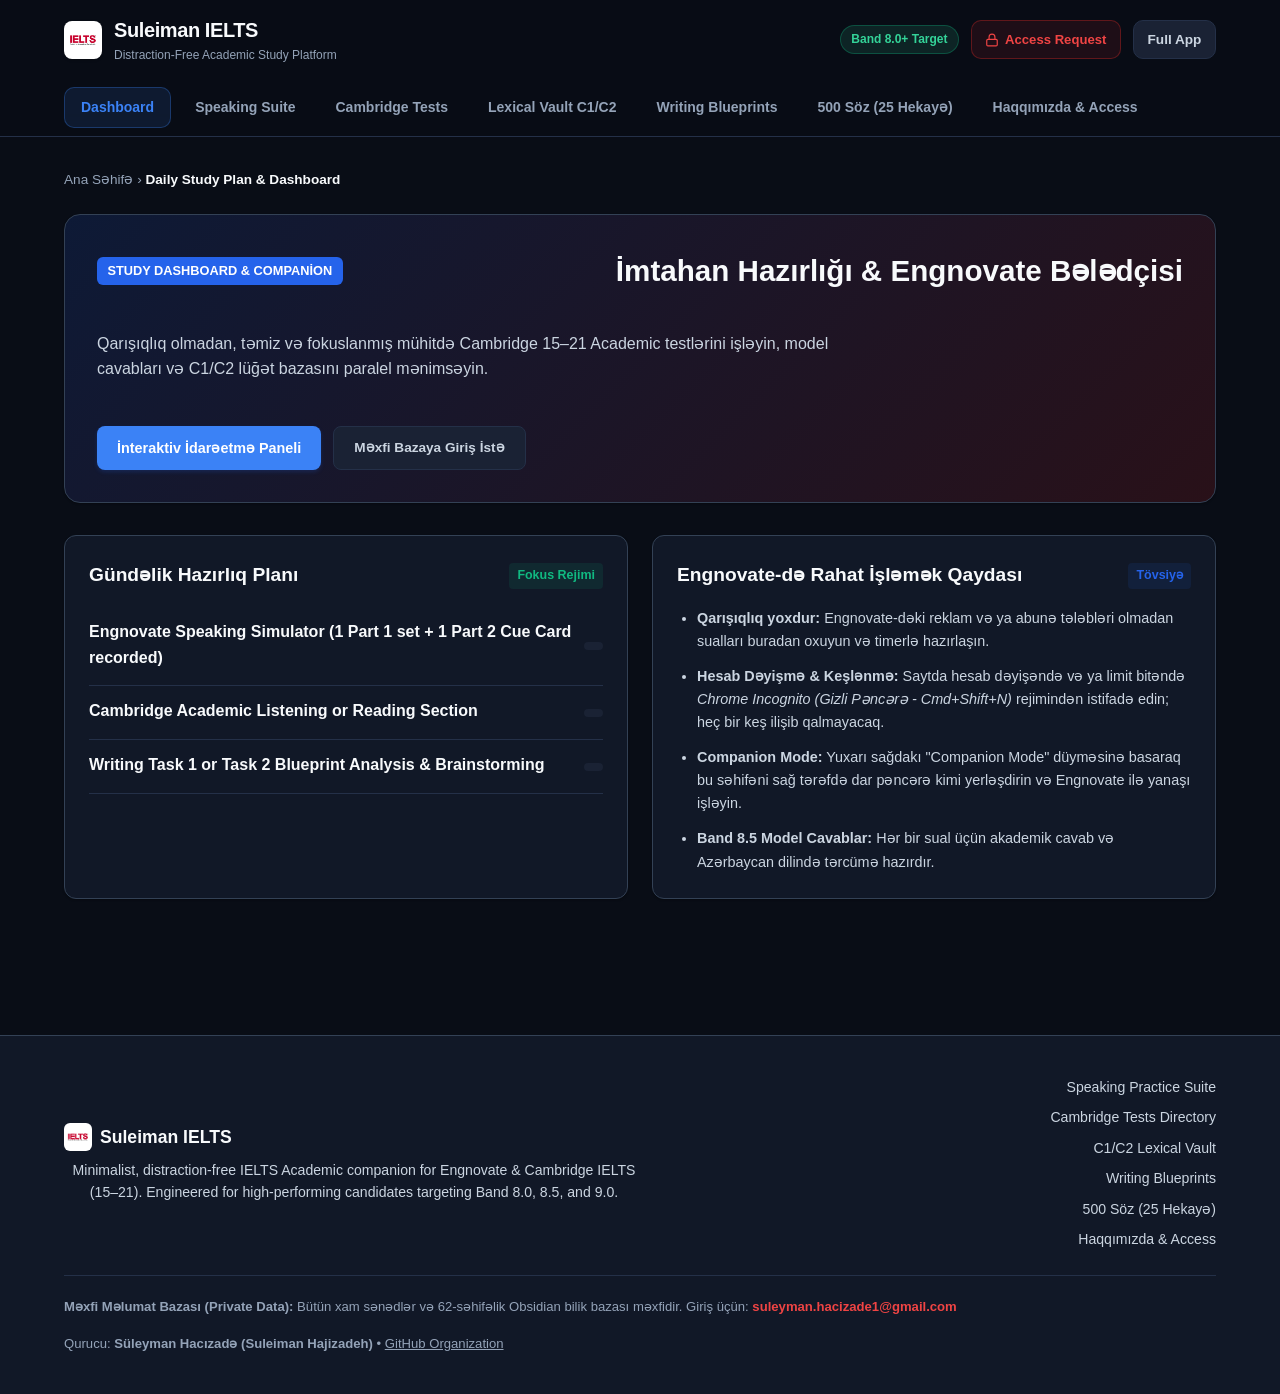
<file: dashboard/index.html>
<!DOCTYPE html>
<html lang="az" data-theme="dark" prefix="og: http://ogp.me/ns#">
<head>
  <meta charset="UTF-8" />
  <meta name="viewport" content="width=device-width, initial-scale=1.0" />
  
  <!-- Primary SEO Meta Tags -->
  <title>IELTS Academic Daily Study Plan & Engnovate Companion Dashboard | Suleiman IELTS</title>
  <meta name="title" content="IELTS Academic Daily Study Plan & Engnovate Companion Dashboard | Suleiman IELTS" />
  <meta name="description" content="Structured daily IELTS preparation dashboard: focused routine, target Band 8.0+, Cambridge test tracking, and Engnovate companion workflow guidelines." />
  <meta name="keywords" content="IELTS Study Plan, Daily Preparation Routine, IELTS Band 8.0, Engnovate Companion, Cambridge IELTS Tracker, Suleiman IELTS Dashboard" />
  <meta name="author" content="Suleiman Hajizadeh" />
  <link rel="canonical" href="https://suleimanielts.github.io/dashboard/" />

  <!-- Crawling & Search Engine Directives -->
  <meta name="robots" content="index, follow, max-snippet:-1, max-image-preview:large, max-video-preview:-1" />
  <meta name="googlebot" content="index, follow, max-snippet:-1, max-image-preview:large, max-video-preview:-1" />
  <meta name="bingbot" content="index, follow, max-snippet:-1, max-image-preview:large, max-video-preview:-1" />
  <meta name="yandex" content="index, follow" />
  <meta name="baiduspider" content="index, follow" />
  <meta name="duckduckbot" content="index, follow" />

  <!-- Alternate Language Tags -->
  <link rel="alternate" hreflang="az" href="https://suleimanielts.github.io/dashboard/" />
  <link rel="alternate" hreflang="en" href="https://suleimanielts.github.io/dashboard/" />
  <link rel="alternate" hreflang="x-default" href="https://suleimanielts.github.io/dashboard/" />

  <!-- Geographic & Locale Metadata -->
  <meta name="geo.region" content="AZ" />
  <meta name="geo.placename" content="Baku" />
  <meta name="geo.position" content="40.4093;49.8671" />
  <meta name="ICBM" content="40.4093, 49.8671" />
  <meta name="language" content="Azerbaijani, English" />

  <!-- Open Graph / Facebook -->
  <meta property="og:type" content="website" />
  <meta property="og:site_name" content="Suleiman IELTS" />
  <meta property="og:title" content="IELTS Academic Daily Study Plan & Engnovate Companion Dashboard | Suleiman IELTS" />
  <meta property="og:description" content="Structured daily IELTS preparation dashboard: focused routine, target Band 8.0+, Cambridge test tracking, and Engnovate companion workflow guidelines." />
  <meta property="og:url" content="https://suleimanielts.github.io/dashboard/" />
  <meta property="og:image" content="https://suleimanielts.github.io/assets/ielts_logo_badge_square.png" />
  <meta property="og:image:secure_url" content="https://suleimanielts.github.io/assets/ielts_logo_badge_square.png" />
  <meta property="og:image:width" content="1000" />
  <meta property="og:image:height" content="1000" />
  <meta property="og:image:alt" content="Suleiman IELTS Emblem" />
  <meta property="og:locale" content="az_AZ" />
  <meta property="og:locale:alternate" content="en_US" />

  <!-- Twitter Card -->
  <meta name="twitter:card" content="summary_large_image" />
  <meta name="twitter:site" content="@SuleimanHajizadeh" />
  <meta name="twitter:creator" content="@SuleimanHajizadeh" />
  <meta name="twitter:title" content="IELTS Academic Daily Study Plan & Engnovate Companion Dashboard | Suleiman IELTS" />
  <meta name="twitter:description" content="Structured daily IELTS preparation dashboard: focused routine, target Band 8.0+, Cambridge test tracking, and Engnovate companion workflow guidelines." />
  <meta name="twitter:image" content="https://suleimanielts.github.io/assets/ielts_logo_badge_square.png" />

  <!-- Icons & Web App Manifest -->
  <link rel="icon" type="image/png" sizes="64x64" href="/favicon.png" />
  <link rel="apple-touch-icon" sizes="180x180" href="/apple-touch-icon.png" />
  <link rel="manifest" href="/manifest.json" />
  <meta name="theme-color" content="#dc2626" />
  <meta name="apple-mobile-web-app-capable" content="yes" />
  <meta name="apple-mobile-web-app-status-bar-style" content="black-translucent" />
  <meta name="apple-mobile-web-app-title" content="SuleimanIELTS" />

  <!-- Stylesheet -->
  <link rel="stylesheet" href="/css/style.css" />

  <!-- JSON-LD Structured Data Schema -->
  <script type="application/ld+json">
{
  "@context": "https://schema.org",
  "@graph": [
    {
      "@type": "WebPage",
      "@id": "https://suleimanielts.github.io/dashboard/#webpage",
      "name": "IELTS Academic Daily Study Plan & Engnovate Companion Dashboard",
      "description": "Structured daily IELTS Academic preparation routine, milestone tracking, and Engnovate companion operational guide.",
      "url": "https://suleimanielts.github.io/dashboard/"
    },
    {
      "@type": "BreadcrumbList",
      "@id": "https://suleimanielts.github.io/dashboard/#breadcrumbs",
      "itemListElement": [
        {
          "@type": "ListItem",
          "position": 1,
          "name": "Ana Səhifə",
          "item": "https://suleimanielts.github.io/"
        },
        {
          "@type": "ListItem",
          "position": 2,
          "name": "Dashboard",
          "item": "https://suleimanielts.github.io/dashboard/"
        }
      ]
    }
  ]
}
  </script>
</head>
<body>
  <!-- Top Sticky Glass Header -->
  <header class="site-header">
    <div class="app-container">
      <div class="header-inner">
        <a href="/" class="brand-wrapper" style="text-decoration: none; color: inherit;">
          <img src="/assets/ielts_logo_avatar_square.png" alt="Suleiman IELTS Logo" style="width: 38px; height: 38px; border-radius: 8px; object-fit: contain; background: #ffffff; padding: 2px; box-shadow: 0 1px 3px rgba(0,0,0,0.2);" />
          <div>
            <h1 class="brand-title">Suleiman IELTS</h1>
            <span class="brand-subtitle">Distraction-Free Academic Study Platform</span>
          </div>
        </a>

        <div class="header-actions">
          <span class="target-badge">Band 8.0+ Target</span>

          <a href="mailto:suleyman.hacizade1@gmail.com?subject=Access%20Request%20-%20SuleimanIELTS%20Private%20Data" class="action-btn" title="Məxfi Baza Giriş Müraciəti (Private Data Access Request)" style="text-decoration: none; display: inline-flex; align-items: center; gap: 0.35rem; font-size: 0.82rem; font-weight: 600; background: rgba(220, 38, 38, 0.1); border: 1px solid rgba(220, 38, 38, 0.35); color: #ef4444;">
            <svg width="14" height="14" viewBox="0 0 24 24" fill="none" stroke="currentColor" stroke-width="2">
              <rect x="3" y="11" width="18" height="11" rx="2" ry="2"></rect>
              <path d="M7 11V7a5 5 0 0 1 10 0v4"></path>
            </svg>
            <span>Access Request</span>
          </a>

          <a href="/" class="action-btn" title="Ana Portal &amp; Tam İnteraktiv Rejim" style="text-decoration: none;">
            <span>Full App</span>
          </a>
        </div>
      </div>

      <!-- Navigation Bar -->
      <nav class="nav-tabs" style="overflow-x: auto; white-space: nowrap;">
<a href="/" class="tab-btn active" style="text-decoration: none; display: inline-flex; align-items: center; gap: 0.4rem;"><span>Dashboard</span></a>
<a href="/speaking/" class="tab-btn" style="text-decoration: none; display: inline-flex; align-items: center; gap: 0.4rem;"><span>Speaking Suite</span></a>
<a href="/tests/" class="tab-btn" style="text-decoration: none; display: inline-flex; align-items: center; gap: 0.4rem;"><span>Cambridge Tests</span></a>
<a href="/vault/" class="tab-btn" style="text-decoration: none; display: inline-flex; align-items: center; gap: 0.4rem;"><span>Lexical Vault C1/C2</span></a>
<a href="/writing/" class="tab-btn" style="text-decoration: none; display: inline-flex; align-items: center; gap: 0.4rem;"><span>Writing Blueprints</span></a>
<a href="/stories/" class="tab-btn" style="text-decoration: none; display: inline-flex; align-items: center; gap: 0.4rem;"><span>500 Söz (25 Hekayə)</span></a>
<a href="/about/" class="tab-btn" style="text-decoration: none; display: inline-flex; align-items: center; gap: 0.4rem;"><span>Haqqımızda & Access</span></a>
      </nav>
    </div>
  </header>

  <main class="app-container" style="padding-top: 2rem; padding-bottom: 2rem;">
    <!-- Breadcrumb -->
    <nav aria-label="Breadcrumb" style="margin-bottom: 1.5rem; font-size: 0.85rem; color: var(--text-muted);">
      <a href="/" style="color: inherit; text-decoration: none;">Ana Səhifə</a> &rsaquo; 
      <span style="color: var(--text-primary); font-weight: 600;">Daily Study Plan &amp; Dashboard</span>
    </nav>

    <div class="hero-banner" style="background: linear-gradient(135deg, rgba(37, 99, 235, 0.15), rgba(220, 38, 38, 0.15)); border: 1px solid var(--border-medium); border-radius: 16px; padding: 2rem; margin-bottom: 2rem;">
      <span class="module-badge" style="background: #2563eb; color: #fff; padding: 0.25rem 0.65rem; border-radius: 6px; font-size: 0.8rem; font-weight: 700; display: inline-block; margin-bottom: 0.75rem;">Study Dashboard &amp; Companion</span>
      <h1 style="font-size: 1.85rem; font-weight: 800; margin-bottom: 0.75rem;">İmtahan Hazırlığı &amp; Engnovate Bələdçisi</h1>
      <p style="color: var(--text-secondary); font-size: 1rem; max-width: 780px; line-height: 1.6; margin-bottom: 1.25rem;">
        Qarışıqlıq olmadan, təmiz və fokuslanmış mühitdə Cambridge 15–21 Academic testlərini işləyin, model cavabları və C1/C2 lüğət bazasını paralel mənimsəyin.
      </p>
      <div style="display: flex; gap: 0.75rem; flex-wrap: wrap;">
        <a href="/#view-dashboard" class="btn-primary" style="padding: 0.65rem 1.25rem; text-decoration: none; border-radius: 8px;">İnteraktiv İdarəetmə Paneli</a>
        <a href="mailto:suleyman.hacizade1@gmail.com?subject=Access%20Request%20-%20SuleimanIELTS%20Private%20Data" class="action-btn" style="padding: 0.65rem 1.25rem; text-decoration: none; border-radius: 8px;">Məxfi Bazaya Giriş İstə</a>
      </div>
    </div>

    <div class="grid-2" style="display: grid; grid-template-columns: repeat(auto-fit, minmax(320px, 1fr)); gap: 1.5rem; margin-bottom: 2.5rem;">
      <div class="card" style="padding: 1.5rem; background: var(--bg-surface); border: 1px solid var(--border-medium); border-radius: 12px;">
        <div style="display: flex; justify-content: space-between; align-items: center; margin-bottom: 1rem;">
          <h2 style="font-size: 1.2rem; font-weight: 700; margin: 0;">Gündəlik Hazırlıq Planı</h2>
          <span style="font-size: 0.78rem; font-weight: 700; background: rgba(16, 185, 129, 0.1); color: #10b981; padding: 0.2rem 0.5rem; border-radius: 4px;">Fokus Rejimi</span>
        </div>
        <ul style="list-style: none; padding: 0; margin: 0;">

        <li style="padding: 0.75rem 0; border-bottom: 1px solid var(--border-light); display: flex; justify-content: space-between; align-items: center;">
          <div>
            <strong style="color: var(--text-primary);">Engnovate Speaking Simulator (1 Part 1 set + 1 Part 2 Cue Card recorded)</strong>
            <p style="margin: 0.2rem 0 0 0; font-size: 0.85rem; color: var(--text-secondary);"></p>
          </div>
          <span style="font-size: 0.8rem; font-weight: 700; background: var(--bg-subtle); padding: 0.25rem 0.6rem; border-radius: 4px;"></span>
        </li>
        <li style="padding: 0.75rem 0; border-bottom: 1px solid var(--border-light); display: flex; justify-content: space-between; align-items: center;">
          <div>
            <strong style="color: var(--text-primary);">Cambridge Academic Listening or Reading Section</strong>
            <p style="margin: 0.2rem 0 0 0; font-size: 0.85rem; color: var(--text-secondary);"></p>
          </div>
          <span style="font-size: 0.8rem; font-weight: 700; background: var(--bg-subtle); padding: 0.25rem 0.6rem; border-radius: 4px;"></span>
        </li>
        <li style="padding: 0.75rem 0; border-bottom: 1px solid var(--border-light); display: flex; justify-content: space-between; align-items: center;">
          <div>
            <strong style="color: var(--text-primary);">Writing Task 1 or Task 2 Blueprint Analysis &amp; Brainstorming</strong>
            <p style="margin: 0.2rem 0 0 0; font-size: 0.85rem; color: var(--text-secondary);"></p>
          </div>
          <span style="font-size: 0.8rem; font-weight: 700; background: var(--bg-subtle); padding: 0.25rem 0.6rem; border-radius: 4px;"></span>
        </li>
        </ul>
      </div>

      <div class="card" style="padding: 1.5rem; background: var(--bg-surface); border: 1px solid var(--border-medium); border-radius: 12px;">
        <div style="display: flex; justify-content: space-between; align-items: center; margin-bottom: 1rem;">
          <h2 style="font-size: 1.2rem; font-weight: 700; margin: 0;">Engnovate-də Rahat İşləmək Qaydası</h2>
          <span style="font-size: 0.78rem; font-weight: 700; background: rgba(37, 99, 235, 0.1); color: #2563eb; padding: 0.2rem 0.5rem; border-radius: 4px;">Tövsiyə</span>
        </div>
        <ul style="padding-left: 1.25rem; font-size: 0.9rem; color: var(--text-secondary); display: flex; flex-direction: column; gap: 0.75rem; margin: 0;">
          <li><strong>Qarışıqlıq yoxdur:</strong> Engnovate-dəki reklam və ya abunə tələbləri olmadan sualları buradan oxuyun və timerlə hazırlaşın.</li>
          <li><strong>Hesab Dəyişmə &amp; Keşlənmə:</strong> Saytda hesab dəyişəndə və ya limit bitəndə <em>Chrome Incognito (Gizli Pəncərə - Cmd+Shift+N)</em> rejimindən istifadə edin; heç bir keş ilişib qalmayacaq.</li>
          <li><strong>Companion Mode:</strong> Yuxarı sağdakı "Companion Mode" düyməsinə basaraq bu səhifəni sağ tərəfdə dar pəncərə kimi yerləşdirin və Engnovate ilə yanaşı işləyin.</li>
          <li><strong>Band 8.5 Model Cavablar:</strong> Hər bir sual üçün akademik cavab və Azərbaycan dilində tərcümə hazırdır.</li>
        </ul>
      </div>
    </div>
  </main>

  <!-- Clean Production Footer -->
  <footer style="margin-top: 4rem; border-top: 1px solid var(--border-medium); padding: 2.5rem 0; background: var(--bg-surface);">
    <div class="app-container">
      <div style="display: flex; justify-content: space-between; align-items: center; flex-wrap: wrap; gap: 1.5rem; margin-bottom: 1.5rem;">
        <div>
          <div style="display: flex; align-items: center; gap: 0.5rem; margin-bottom: 0.5rem;">
            <img src="/assets/ielts_logo_avatar_square.png" alt="Suleiman IELTS" style="width: 28px; height: 28px; border-radius: 6px; background: #fff; padding: 1px;" />
            <strong style="font-size: 1.1rem; color: var(--text-primary);">Suleiman IELTS</strong>
          </div>
          <p style="color: var(--text-secondary); font-size: 0.88rem; max-width: 580px; margin: 0;">
            Minimalist, distraction-free IELTS Academic companion for Engnovate &amp; Cambridge IELTS (15–21). 
            Engineered for high-performing candidates targeting Band 8.0, 8.5, and 9.0.
          </p>
        </div>
        <div style="display: flex; flex-direction: column; gap: 0.5rem; text-align: right;">
          <a href="/speaking/" style="color: var(--text-secondary); text-decoration: none; font-size: 0.88rem;">Speaking Practice Suite</a>
          <a href="/tests/" style="color: var(--text-secondary); text-decoration: none; font-size: 0.88rem;">Cambridge Tests Directory</a>
          <a href="/vault/" style="color: var(--text-secondary); text-decoration: none; font-size: 0.88rem;">C1/C2 Lexical Vault</a>
          <a href="/writing/" style="color: var(--text-secondary); text-decoration: none; font-size: 0.88rem;">Writing Blueprints</a>
          <a href="/stories/" style="color: var(--text-secondary); text-decoration: none; font-size: 0.88rem;">500 Söz (25 Hekayə)</a>
          <a href="/about/" style="color: var(--text-secondary); text-decoration: none; font-size: 0.88rem;">Haqqımızda &amp; Access</a>
        </div>
      </div>

      <div style="border-top: 1px solid var(--border-light); padding-top: 1.25rem; display: flex; justify-content: space-between; align-items: center; flex-wrap: wrap; gap: 1rem; font-size: 0.82rem; color: var(--text-muted);">
        <div>
          <strong>Məxfi Məlumat Bazası (Private Data):</strong> Bütün xam sənədlər və 62-səhifəlik Obsidian bilik bazası məxfidir. Giriş üçün: <a href="mailto:suleyman.hacizade1@gmail.com?subject=Access%20Request%20-%20SuleimanIELTS%20Private%20Data" style="color: #ef4444; font-weight: 600;">suleyman.hacizade1@gmail.com</a>
        </div>
        <div>
          <span>Qurucu: <strong>Süleyman Hacızadə (Suleiman Hajizadeh)</strong></span> • 
          <a href="https://github.com/SuleimanIELTS" target="_blank" rel="noopener noreferrer" style="color: inherit; text-decoration: underline;">GitHub Organization</a>
        </div>
      </div>
    </div>
  </footer>

  <!-- Theme and interactive handler -->
  <script>
    const savedTheme = localStorage.getItem("suleiman_ielts_theme") || "dark";
    document.documentElement.setAttribute("data-theme", savedTheme);
  </script>
</body>
</html>
</file>
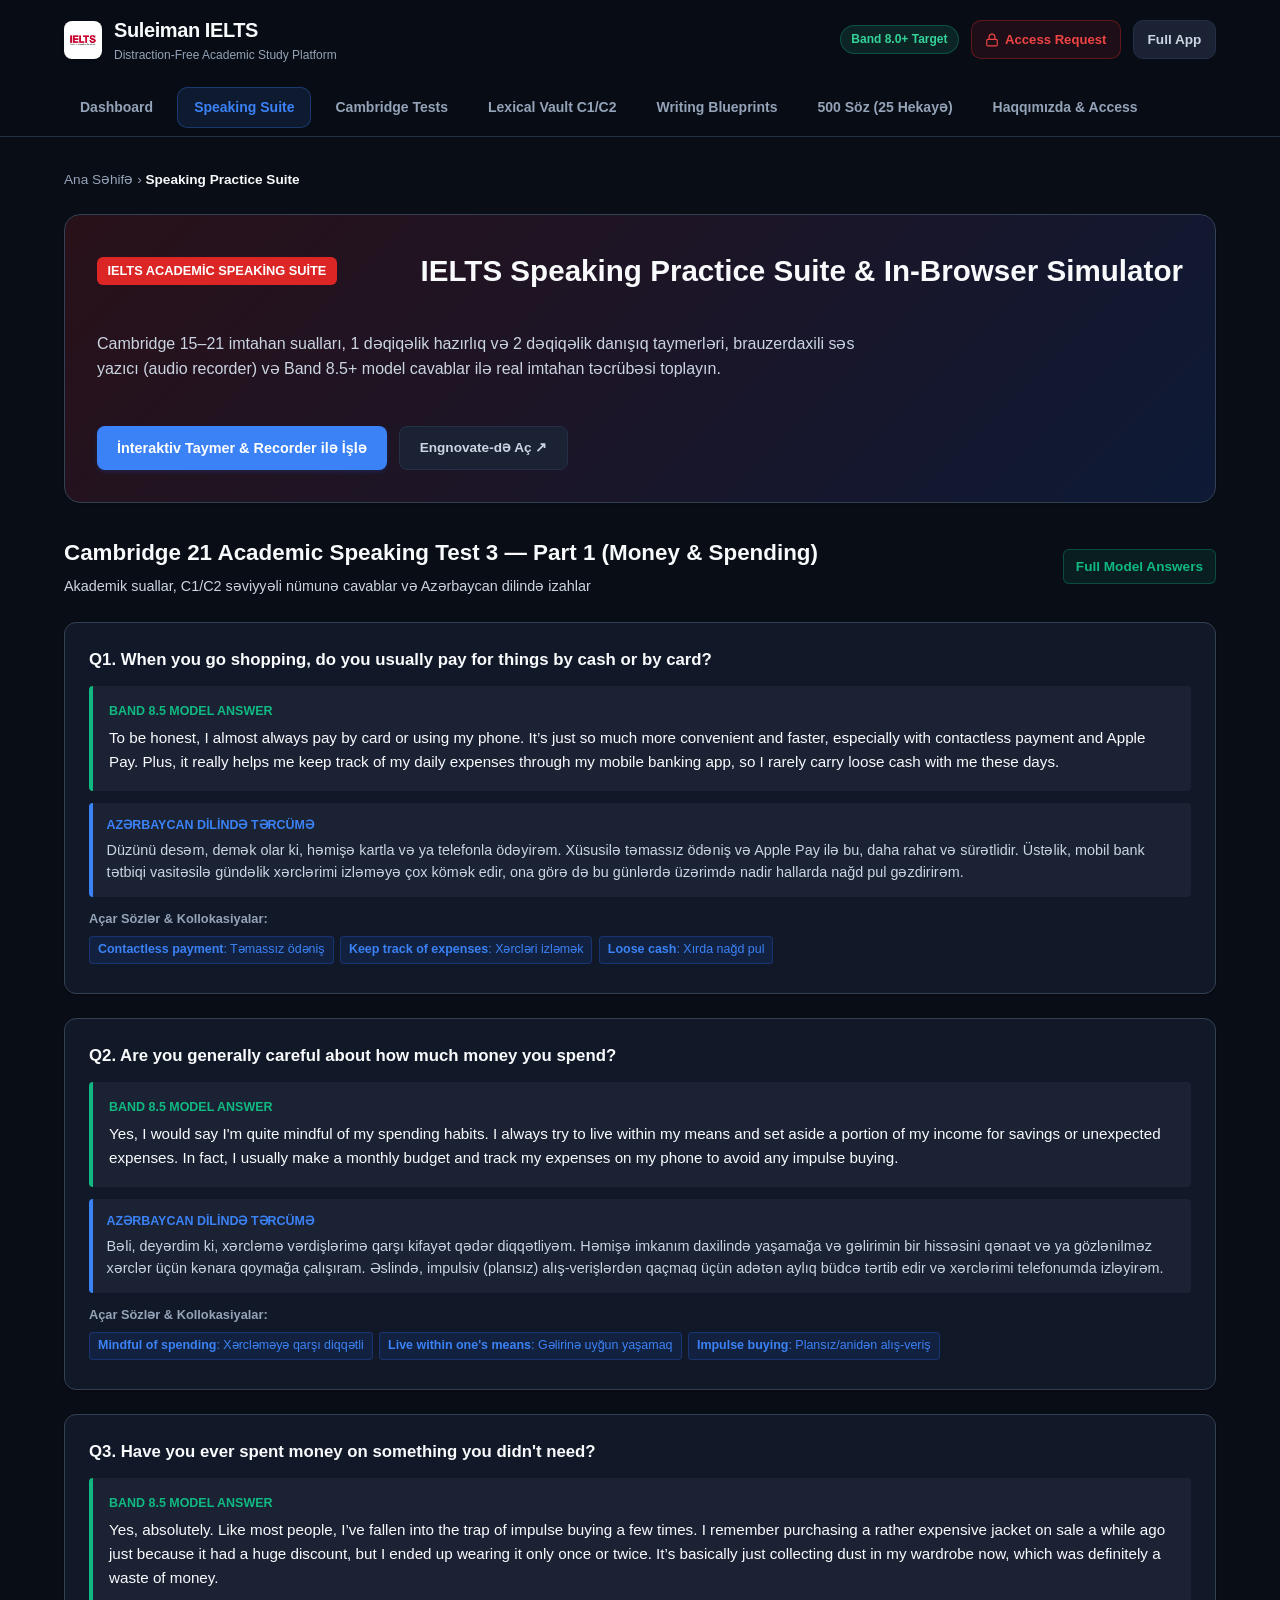
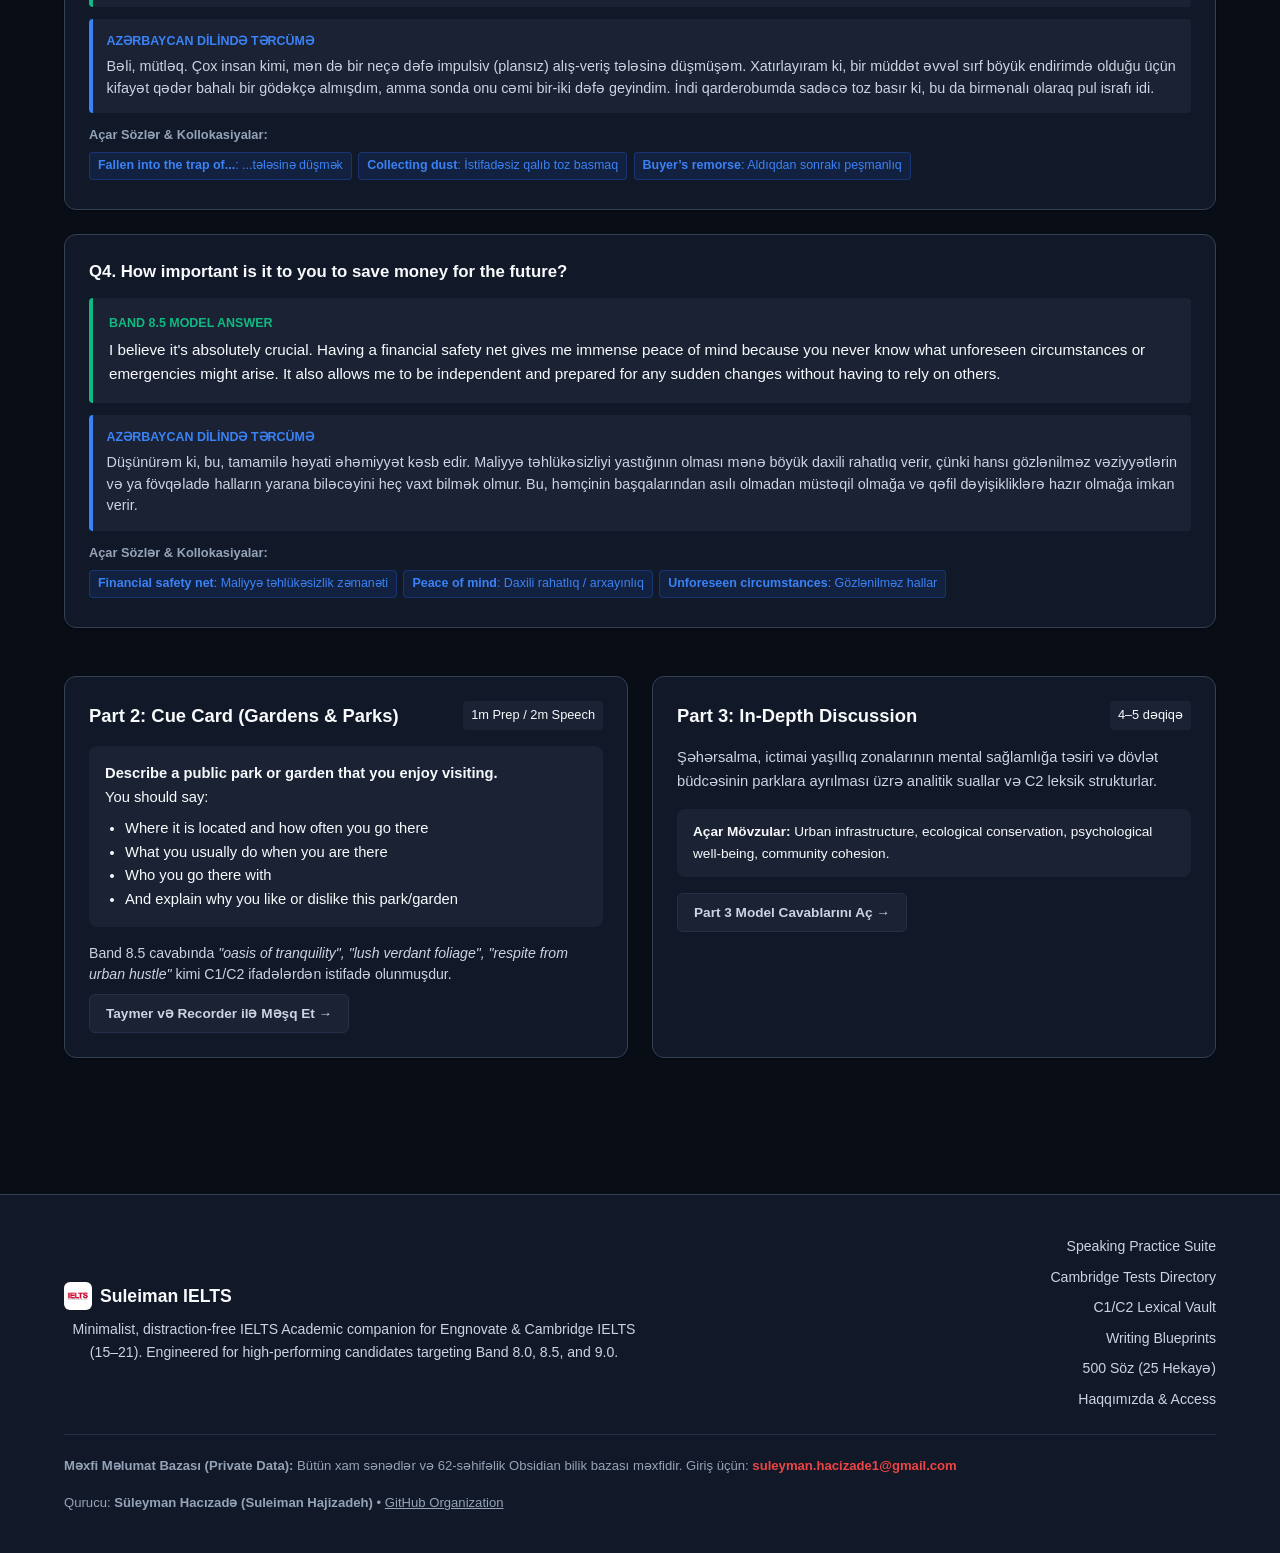
<file: speaking/index.html>
<!DOCTYPE html>
<html lang="az" data-theme="dark" prefix="og: http://ogp.me/ns#">
<head>
  <meta charset="UTF-8" />
  <meta name="viewport" content="width=device-width, initial-scale=1.0" />
  
  <!-- Primary SEO Meta Tags -->
  <title>IELTS Speaking Practice Suite & Simulator — Band 8.5+ Model Answers | Suleiman IELTS</title>
  <meta name="title" content="IELTS Speaking Practice Suite & Simulator — Band 8.5+ Model Answers | Suleiman IELTS" />
  <meta name="description" content="Master IELTS Academic Speaking with Cambridge 15–21 practice tests, 1m prep / 2m speech timers, in-browser audio recorder, and Band 8.5+ model answers with Azerbaijani translations." />
  <meta name="keywords" content="IELTS Speaking, IELTS Speaking Part 1, IELTS Speaking Part 2 Cue Card, IELTS Speaking Part 3, Cambridge 21 Speaking Test 3, IELTS Speaking Simulator, Audio Recorder, Band 8.5 Model Answers, Engnovate IELTS, Suleiman IELTS" />
  <meta name="author" content="Suleiman Hajizadeh" />
  <link rel="canonical" href="https://suleimanielts.github.io/speaking/" />

  <!-- Crawling & Search Engine Directives -->
  <meta name="robots" content="index, follow, max-snippet:-1, max-image-preview:large, max-video-preview:-1" />
  <meta name="googlebot" content="index, follow, max-snippet:-1, max-image-preview:large, max-video-preview:-1" />
  <meta name="bingbot" content="index, follow, max-snippet:-1, max-image-preview:large, max-video-preview:-1" />
  <meta name="yandex" content="index, follow" />
  <meta name="baiduspider" content="index, follow" />
  <meta name="duckduckbot" content="index, follow" />

  <!-- Alternate Language Tags -->
  <link rel="alternate" hreflang="az" href="https://suleimanielts.github.io/speaking/" />
  <link rel="alternate" hreflang="en" href="https://suleimanielts.github.io/speaking/" />
  <link rel="alternate" hreflang="x-default" href="https://suleimanielts.github.io/speaking/" />

  <!-- Geographic & Locale Metadata -->
  <meta name="geo.region" content="AZ" />
  <meta name="geo.placename" content="Baku" />
  <meta name="geo.position" content="40.4093;49.8671" />
  <meta name="ICBM" content="40.4093, 49.8671" />
  <meta name="language" content="Azerbaijani, English" />

  <!-- Open Graph / Facebook -->
  <meta property="og:type" content="website" />
  <meta property="og:site_name" content="Suleiman IELTS" />
  <meta property="og:title" content="IELTS Speaking Practice Suite & Simulator — Band 8.5+ Model Answers | Suleiman IELTS" />
  <meta property="og:description" content="Master IELTS Academic Speaking with Cambridge 15–21 practice tests, 1m prep / 2m speech timers, in-browser audio recorder, and Band 8.5+ model answers with Azerbaijani translations." />
  <meta property="og:url" content="https://suleimanielts.github.io/speaking/" />
  <meta property="og:image" content="https://suleimanielts.github.io/assets/ielts_logo_badge_square.png" />
  <meta property="og:image:secure_url" content="https://suleimanielts.github.io/assets/ielts_logo_badge_square.png" />
  <meta property="og:image:width" content="1000" />
  <meta property="og:image:height" content="1000" />
  <meta property="og:image:alt" content="Suleiman IELTS Emblem" />
  <meta property="og:locale" content="az_AZ" />
  <meta property="og:locale:alternate" content="en_US" />

  <!-- Twitter Card -->
  <meta name="twitter:card" content="summary_large_image" />
  <meta name="twitter:site" content="@SuleimanHajizadeh" />
  <meta name="twitter:creator" content="@SuleimanHajizadeh" />
  <meta name="twitter:title" content="IELTS Speaking Practice Suite & Simulator — Band 8.5+ Model Answers | Suleiman IELTS" />
  <meta name="twitter:description" content="Master IELTS Academic Speaking with Cambridge 15–21 practice tests, 1m prep / 2m speech timers, in-browser audio recorder, and Band 8.5+ model answers with Azerbaijani translations." />
  <meta name="twitter:image" content="https://suleimanielts.github.io/assets/ielts_logo_badge_square.png" />

  <!-- Icons & Web App Manifest -->
  <link rel="icon" type="image/png" sizes="64x64" href="/favicon.png" />
  <link rel="apple-touch-icon" sizes="180x180" href="/apple-touch-icon.png" />
  <link rel="manifest" href="/manifest.json" />
  <meta name="theme-color" content="#dc2626" />
  <meta name="apple-mobile-web-app-capable" content="yes" />
  <meta name="apple-mobile-web-app-status-bar-style" content="black-translucent" />
  <meta name="apple-mobile-web-app-title" content="SuleimanIELTS" />

  <!-- Stylesheet -->
  <link rel="stylesheet" href="/css/style.css" />

  <!-- JSON-LD Structured Data Schema -->
  <script type="application/ld+json">
{
  "@context": "https://schema.org",
  "@graph": [
    {
      "@type": "WebApplication",
      "@id": "https://suleimanielts.github.io/speaking/#app",
      "name": "Suleiman IELTS Speaking Suite & Simulator",
      "applicationCategory": "EducationalApplication",
      "operatingSystem": "All modern web browsers",
      "browserRequirements": "HTML5, Web Audio API, MediaRecorder API",
      "url": "https://suleimanielts.github.io/speaking/",
      "description": "In-browser IELTS Academic Speaking simulator featuring 1-minute prep timer, 2-minute speech timer, audio recorder, and Cambridge 21 Speaking Test 3 Band 8.5 model answers.",
      "offers": {
        "@type": "Offer",
        "price": "0",
        "priceCurrency": "USD"
      }
    },
    {
      "@type": "BreadcrumbList",
      "@id": "https://suleimanielts.github.io/speaking/#breadcrumbs",
      "itemListElement": [
        {
          "@type": "ListItem",
          "position": 1,
          "name": "Ana Səhifə",
          "item": "https://suleimanielts.github.io/"
        },
        {
          "@type": "ListItem",
          "position": 2,
          "name": "Speaking Practice Suite",
          "item": "https://suleimanielts.github.io/speaking/"
        }
      ]
    },
    {
      "@type": "FAQPage",
      "@id": "https://suleimanielts.github.io/speaking/#faq",
      "mainEntity": [
        {
          "@type": "Question",
          "name": "IELTS Speaking Part 2 imtahanında hazırlıq üçün nə qədər vaxt verilir?",
          "acceptedAnswer": {
            "@type": "Answer",
            "text": "IELTS Speaking Part 2 mərhələsində namizədə kart üzrə qeydlər götürmək üçün düz 1 dəqiqə (60 saniyə) hazırlıq vaxtı verilir. Bundan sonra namizəd 1-2 dəqiqə fasiləsiz danışmalıdır."
          }
        },
        {
          "@type": "Question",
          "name": "Suleiman IELTS platformasında səs yazısı necə qeydə alınır?",
          "acceptedAnswer": {
            "@type": "Answer",
            "text": "Platforma brauzerin yerli MediaRecorder API-sindən istifadə edir. Mikrofon icazəsi verildikdən sonra danışığınız heç bir xarici serverə göndərilmədən birbaşa cihazınızda qeydə alınır və dərhal təkrar dinlənə bilir."
          }
        }
      ]
    }
  ]
}
  </script>
</head>
<body>
  <!-- Top Sticky Glass Header -->
  <header class="site-header">
    <div class="app-container">
      <div class="header-inner">
        <a href="/" class="brand-wrapper" style="text-decoration: none; color: inherit;">
          <img src="/assets/ielts_logo_avatar_square.png" alt="Suleiman IELTS Logo" style="width: 38px; height: 38px; border-radius: 8px; object-fit: contain; background: #ffffff; padding: 2px; box-shadow: 0 1px 3px rgba(0,0,0,0.2);" />
          <div>
            <h1 class="brand-title">Suleiman IELTS</h1>
            <span class="brand-subtitle">Distraction-Free Academic Study Platform</span>
          </div>
        </a>

        <div class="header-actions">
          <span class="target-badge">Band 8.0+ Target</span>

          <a href="mailto:suleyman.hacizade1@gmail.com?subject=Access%20Request%20-%20SuleimanIELTS%20Private%20Data" class="action-btn" title="Məxfi Baza Giriş Müraciəti (Private Data Access Request)" style="text-decoration: none; display: inline-flex; align-items: center; gap: 0.35rem; font-size: 0.82rem; font-weight: 600; background: rgba(220, 38, 38, 0.1); border: 1px solid rgba(220, 38, 38, 0.35); color: #ef4444;">
            <svg width="14" height="14" viewBox="0 0 24 24" fill="none" stroke="currentColor" stroke-width="2">
              <rect x="3" y="11" width="18" height="11" rx="2" ry="2"></rect>
              <path d="M7 11V7a5 5 0 0 1 10 0v4"></path>
            </svg>
            <span>Access Request</span>
          </a>

          <a href="/" class="action-btn" title="Ana Portal &amp; Tam İnteraktiv Rejim" style="text-decoration: none;">
            <span>Full App</span>
          </a>
        </div>
      </div>

      <!-- Navigation Bar -->
      <nav class="nav-tabs" style="overflow-x: auto; white-space: nowrap;">
<a href="/" class="tab-btn" style="text-decoration: none; display: inline-flex; align-items: center; gap: 0.4rem;"><span>Dashboard</span></a>
<a href="/speaking/" class="tab-btn active" style="text-decoration: none; display: inline-flex; align-items: center; gap: 0.4rem;"><span>Speaking Suite</span></a>
<a href="/tests/" class="tab-btn" style="text-decoration: none; display: inline-flex; align-items: center; gap: 0.4rem;"><span>Cambridge Tests</span></a>
<a href="/vault/" class="tab-btn" style="text-decoration: none; display: inline-flex; align-items: center; gap: 0.4rem;"><span>Lexical Vault C1/C2</span></a>
<a href="/writing/" class="tab-btn" style="text-decoration: none; display: inline-flex; align-items: center; gap: 0.4rem;"><span>Writing Blueprints</span></a>
<a href="/stories/" class="tab-btn" style="text-decoration: none; display: inline-flex; align-items: center; gap: 0.4rem;"><span>500 Söz (25 Hekayə)</span></a>
<a href="/about/" class="tab-btn" style="text-decoration: none; display: inline-flex; align-items: center; gap: 0.4rem;"><span>Haqqımızda & Access</span></a>
      </nav>
    </div>
  </header>

  <main class="app-container" style="padding-top: 2rem; padding-bottom: 2rem;">
    <!-- Breadcrumb navigation -->
    <nav aria-label="Breadcrumb" style="margin-bottom: 1.5rem; font-size: 0.85rem; color: var(--text-muted);">
      <a href="/" style="color: inherit; text-decoration: none;">Ana Səhifə</a> &rsaquo; 
      <span style="color: var(--text-primary); font-weight: 600;">Speaking Practice Suite</span>
    </nav>

    <div class="hero-banner" style="background: linear-gradient(135deg, rgba(220, 38, 38, 0.15), rgba(37, 99, 235, 0.15)); border: 1px solid var(--border-medium); border-radius: 16px; padding: 2rem; margin-bottom: 2rem;">
      <span class="module-badge" style="background: #dc2626; color: #fff; padding: 0.25rem 0.65rem; border-radius: 6px; font-size: 0.8rem; font-weight: 700; display: inline-block; margin-bottom: 0.75rem;">IELTS Academic Speaking Suite</span>
      <h1 style="font-size: 1.85rem; font-weight: 800; margin-bottom: 0.75rem;">IELTS Speaking Practice Suite &amp; In-Browser Simulator</h1>
      <p style="color: var(--text-secondary); font-size: 1rem; max-width: 780px; line-height: 1.6; margin-bottom: 1.25rem;">
        Cambridge 15–21 imtahan sualları, 1 dəqiqəlik hazırlıq və 2 dəqiqəlik danışıq taymerləri, brauzerdaxili səs yazıcı (audio recorder) və Band 8.5+ model cavablar ilə real imtahan təcrübəsi toplayın.
      </p>
      <div style="display: flex; gap: 0.75rem; flex-wrap: wrap;">
        <a href="/#view-speaking" class="btn-primary" style="padding: 0.65rem 1.25rem; text-decoration: none; border-radius: 8px;">İnteraktiv Taymer &amp; Recorder ilə İşlə</a>
        <a href="https://engnovate.com/ielts-speaking-tests/cambridge-ielts-21-academic-speaking-test-3/" target="_blank" rel="noopener noreferrer" class="action-btn" style="padding: 0.65rem 1.25rem; text-decoration: none; border-radius: 8px;">Engnovate-də Aç ↗</a>
      </div>
    </div>

    <!-- Active Test Section: Cambridge 21 Speaking Test 3 -->
    <section style="margin-bottom: 3rem;">
      <div style="display: flex; justify-content: space-between; align-items: center; margin-bottom: 1.5rem; flex-wrap: wrap; gap: 0.5rem;">
        <div>
          <h2 style="font-size: 1.4rem; font-weight: 800; margin: 0;">Cambridge 21 Academic Speaking Test 3 — Part 1 (Money &amp; Spending)</h2>
          <p style="color: var(--text-secondary); font-size: 0.9rem; margin: 0.25rem 0 0 0;">Akademik suallar, C1/C2 səviyyəli nümunə cavablar və Azərbaycan dilində izahlar</p>
        </div>
        <span class="status-badge status-ready" style="background: rgba(16,185,129,0.1); color: #10b981; border: 1px solid rgba(16,185,129,0.3); padding: 0.35rem 0.75rem; border-radius: 6px; font-weight: 600; font-size: 0.85rem;">Full Model Answers</span>
      </div>

      <div class="questions-list">

        <div class="card" style="margin-bottom: 1.5rem; padding: 1.5rem; background: var(--bg-surface); border: 1px solid var(--border-medium); border-radius: 12px;">
          <h3 style="font-size: 1.05rem; font-weight: 700; color: var(--text-primary); margin-bottom: 0.75rem;">Q1. When you go shopping, do you usually pay for things by cash or by card?</h3>
          <div style="background: var(--bg-subtle); padding: 1rem; border-left: 4px solid #10b981; border-radius: 4px; margin-bottom: 0.75rem;">
            <div style="font-size: 0.78rem; font-weight: 700; color: #10b981; text-transform: uppercase; margin-bottom: 0.25rem;">Band 8.5 Model Answer</div>
            <p style="margin: 0; line-height: 1.6; font-size: 0.95rem; color: var(--text-primary);">To be honest, I almost always pay by card or using my phone. It’s just so much more convenient and faster, especially with contactless payment and Apple Pay. Plus, it really helps me keep track of my daily expenses through my mobile banking app, so I rarely carry loose cash with me these days.</p>
          </div>
          <div style="background: var(--bg-subtle); padding: 0.85rem; border-left: 4px solid #3b82f6; border-radius: 4px; margin-bottom: 0.75rem;">
            <div style="font-size: 0.78rem; font-weight: 700; color: #3b82f6; text-transform: uppercase; margin-bottom: 0.25rem;">Azərbaycan dilində Tərcümə</div>
            <p style="margin: 0; line-height: 1.5; font-size: 0.9rem; color: var(--text-secondary);">Düzünü desəm, demək olar ki, həmişə kartla və ya telefonla ödəyirəm. Xüsusilə təmassız ödəniş və Apple Pay ilə bu, daha rahat və sürətlidir. Üstəlik, mobil bank tətbiqi vasitəsilə gündəlik xərclərimi izləməyə çox kömək edir, ona görə də bu günlərdə üzərimdə nadir hallarda nağd pul gəzdirirəm.</p>
          </div>
          <div style="margin-top: 0.5rem;">
            <span style="font-size: 0.8rem; font-weight: 600; color: var(--text-muted); display: block; margin-bottom: 0.35rem;">Açar Sözlər &amp; Kollokasiyalar:</span>
            <span class="badge" style="background: rgba(37,99,235,0.12); color: #3b82f6; border: 1px solid rgba(37,99,235,0.3); font-size: 0.78rem; padding: 0.2rem 0.5rem; border-radius: 4px; margin-right: 0.4rem; display: inline-block; margin-bottom: 0.3rem;"><strong>Contactless payment</strong>: Təmassız ödəniş</span><span class="badge" style="background: rgba(37,99,235,0.12); color: #3b82f6; border: 1px solid rgba(37,99,235,0.3); font-size: 0.78rem; padding: 0.2rem 0.5rem; border-radius: 4px; margin-right: 0.4rem; display: inline-block; margin-bottom: 0.3rem;"><strong>Keep track of expenses</strong>: Xərcləri izləmək</span><span class="badge" style="background: rgba(37,99,235,0.12); color: #3b82f6; border: 1px solid rgba(37,99,235,0.3); font-size: 0.78rem; padding: 0.2rem 0.5rem; border-radius: 4px; margin-right: 0.4rem; display: inline-block; margin-bottom: 0.3rem;"><strong>Loose cash</strong>: Xırda nağd pul</span>
          </div>
        </div>
        <div class="card" style="margin-bottom: 1.5rem; padding: 1.5rem; background: var(--bg-surface); border: 1px solid var(--border-medium); border-radius: 12px;">
          <h3 style="font-size: 1.05rem; font-weight: 700; color: var(--text-primary); margin-bottom: 0.75rem;">Q2. Are you generally careful about how much money you spend?</h3>
          <div style="background: var(--bg-subtle); padding: 1rem; border-left: 4px solid #10b981; border-radius: 4px; margin-bottom: 0.75rem;">
            <div style="font-size: 0.78rem; font-weight: 700; color: #10b981; text-transform: uppercase; margin-bottom: 0.25rem;">Band 8.5 Model Answer</div>
            <p style="margin: 0; line-height: 1.6; font-size: 0.95rem; color: var(--text-primary);">Yes, I would say I&#x27;m quite mindful of my spending habits. I always try to live within my means and set aside a portion of my income for savings or unexpected expenses. In fact, I usually make a monthly budget and track my expenses on my phone to avoid any impulse buying.</p>
          </div>
          <div style="background: var(--bg-subtle); padding: 0.85rem; border-left: 4px solid #3b82f6; border-radius: 4px; margin-bottom: 0.75rem;">
            <div style="font-size: 0.78rem; font-weight: 700; color: #3b82f6; text-transform: uppercase; margin-bottom: 0.25rem;">Azərbaycan dilində Tərcümə</div>
            <p style="margin: 0; line-height: 1.5; font-size: 0.9rem; color: var(--text-secondary);">Bəli, deyərdim ki, xərcləmə vərdişlərimə qarşı kifayət qədər diqqətliyəm. Həmişə imkanım daxilində yaşamağa və gəlirimin bir hissəsini qənaət və ya gözlənilməz xərclər üçün kənara qoymağa çalışıram. Əslində, impulsiv (plansız) alış-verişlərdən qaçmaq üçün adətən aylıq büdcə tərtib edir və xərclərimi telefonumda izləyirəm.</p>
          </div>
          <div style="margin-top: 0.5rem;">
            <span style="font-size: 0.8rem; font-weight: 600; color: var(--text-muted); display: block; margin-bottom: 0.35rem;">Açar Sözlər &amp; Kollokasiyalar:</span>
            <span class="badge" style="background: rgba(37,99,235,0.12); color: #3b82f6; border: 1px solid rgba(37,99,235,0.3); font-size: 0.78rem; padding: 0.2rem 0.5rem; border-radius: 4px; margin-right: 0.4rem; display: inline-block; margin-bottom: 0.3rem;"><strong>Mindful of spending</strong>: Xərcləməyə qarşı diqqətli</span><span class="badge" style="background: rgba(37,99,235,0.12); color: #3b82f6; border: 1px solid rgba(37,99,235,0.3); font-size: 0.78rem; padding: 0.2rem 0.5rem; border-radius: 4px; margin-right: 0.4rem; display: inline-block; margin-bottom: 0.3rem;"><strong>Live within one&#x27;s means</strong>: Gəlirinə uyğun yaşamaq</span><span class="badge" style="background: rgba(37,99,235,0.12); color: #3b82f6; border: 1px solid rgba(37,99,235,0.3); font-size: 0.78rem; padding: 0.2rem 0.5rem; border-radius: 4px; margin-right: 0.4rem; display: inline-block; margin-bottom: 0.3rem;"><strong>Impulse buying</strong>: Plansız/anidən alış-veriş</span>
          </div>
        </div>
        <div class="card" style="margin-bottom: 1.5rem; padding: 1.5rem; background: var(--bg-surface); border: 1px solid var(--border-medium); border-radius: 12px;">
          <h3 style="font-size: 1.05rem; font-weight: 700; color: var(--text-primary); margin-bottom: 0.75rem;">Q3. Have you ever spent money on something you didn&#x27;t need?</h3>
          <div style="background: var(--bg-subtle); padding: 1rem; border-left: 4px solid #10b981; border-radius: 4px; margin-bottom: 0.75rem;">
            <div style="font-size: 0.78rem; font-weight: 700; color: #10b981; text-transform: uppercase; margin-bottom: 0.25rem;">Band 8.5 Model Answer</div>
            <p style="margin: 0; line-height: 1.6; font-size: 0.95rem; color: var(--text-primary);">Yes, absolutely. Like most people, I’ve fallen into the trap of impulse buying a few times. I remember purchasing a rather expensive jacket on sale a while ago just because it had a huge discount, but I ended up wearing it only once or twice. It’s basically just collecting dust in my wardrobe now, which was definitely a waste of money.</p>
          </div>
          <div style="background: var(--bg-subtle); padding: 0.85rem; border-left: 4px solid #3b82f6; border-radius: 4px; margin-bottom: 0.75rem;">
            <div style="font-size: 0.78rem; font-weight: 700; color: #3b82f6; text-transform: uppercase; margin-bottom: 0.25rem;">Azərbaycan dilində Tərcümə</div>
            <p style="margin: 0; line-height: 1.5; font-size: 0.9rem; color: var(--text-secondary);">Bəli, mütləq. Çox insan kimi, mən də bir neçə dəfə impulsiv (plansız) alış-veriş tələsinə düşmüşəm. Xatırlayıram ki, bir müddət əvvəl sırf böyük endirimdə olduğu üçün kifayət qədər bahalı bir gödəkçə almışdım, amma sonda onu cəmi bir-iki dəfə geyindim. İndi qarderobumda sadəcə toz basır ki, bu da birmənalı olaraq pul israfı idi.</p>
          </div>
          <div style="margin-top: 0.5rem;">
            <span style="font-size: 0.8rem; font-weight: 600; color: var(--text-muted); display: block; margin-bottom: 0.35rem;">Açar Sözlər &amp; Kollokasiyalar:</span>
            <span class="badge" style="background: rgba(37,99,235,0.12); color: #3b82f6; border: 1px solid rgba(37,99,235,0.3); font-size: 0.78rem; padding: 0.2rem 0.5rem; border-radius: 4px; margin-right: 0.4rem; display: inline-block; margin-bottom: 0.3rem;"><strong>Fallen into the trap of...</strong>: ...tələsinə düşmək</span><span class="badge" style="background: rgba(37,99,235,0.12); color: #3b82f6; border: 1px solid rgba(37,99,235,0.3); font-size: 0.78rem; padding: 0.2rem 0.5rem; border-radius: 4px; margin-right: 0.4rem; display: inline-block; margin-bottom: 0.3rem;"><strong>Collecting dust</strong>: İstifadəsiz qalıb toz basmaq</span><span class="badge" style="background: rgba(37,99,235,0.12); color: #3b82f6; border: 1px solid rgba(37,99,235,0.3); font-size: 0.78rem; padding: 0.2rem 0.5rem; border-radius: 4px; margin-right: 0.4rem; display: inline-block; margin-bottom: 0.3rem;"><strong>Buyer’s remorse</strong>: Aldıqdan sonrakı peşmanlıq</span>
          </div>
        </div>
        <div class="card" style="margin-bottom: 1.5rem; padding: 1.5rem; background: var(--bg-surface); border: 1px solid var(--border-medium); border-radius: 12px;">
          <h3 style="font-size: 1.05rem; font-weight: 700; color: var(--text-primary); margin-bottom: 0.75rem;">Q4. How important is it to you to save money for the future?</h3>
          <div style="background: var(--bg-subtle); padding: 1rem; border-left: 4px solid #10b981; border-radius: 4px; margin-bottom: 0.75rem;">
            <div style="font-size: 0.78rem; font-weight: 700; color: #10b981; text-transform: uppercase; margin-bottom: 0.25rem;">Band 8.5 Model Answer</div>
            <p style="margin: 0; line-height: 1.6; font-size: 0.95rem; color: var(--text-primary);">I believe it&#x27;s absolutely crucial. Having a financial safety net gives me immense peace of mind because you never know what unforeseen circumstances or emergencies might arise. It also allows me to be independent and prepared for any sudden changes without having to rely on others.</p>
          </div>
          <div style="background: var(--bg-subtle); padding: 0.85rem; border-left: 4px solid #3b82f6; border-radius: 4px; margin-bottom: 0.75rem;">
            <div style="font-size: 0.78rem; font-weight: 700; color: #3b82f6; text-transform: uppercase; margin-bottom: 0.25rem;">Azərbaycan dilində Tərcümə</div>
            <p style="margin: 0; line-height: 1.5; font-size: 0.9rem; color: var(--text-secondary);">Düşünürəm ki, bu, tamamilə həyati əhəmiyyət kəsb edir. Maliyyə təhlükəsizliyi yastığının olması mənə böyük daxili rahatlıq verir, çünki hansı gözlənilməz vəziyyətlərin və ya fövqəladə halların yarana biləcəyini heç vaxt bilmək olmur. Bu, həmçinin başqalarından asılı olmadan müstəqil olmağa və qəfil dəyişikliklərə hazır olmağa imkan verir.</p>
          </div>
          <div style="margin-top: 0.5rem;">
            <span style="font-size: 0.8rem; font-weight: 600; color: var(--text-muted); display: block; margin-bottom: 0.35rem;">Açar Sözlər &amp; Kollokasiyalar:</span>
            <span class="badge" style="background: rgba(37,99,235,0.12); color: #3b82f6; border: 1px solid rgba(37,99,235,0.3); font-size: 0.78rem; padding: 0.2rem 0.5rem; border-radius: 4px; margin-right: 0.4rem; display: inline-block; margin-bottom: 0.3rem;"><strong>Financial safety net</strong>: Maliyyə təhlükəsizlik zəmanəti</span><span class="badge" style="background: rgba(37,99,235,0.12); color: #3b82f6; border: 1px solid rgba(37,99,235,0.3); font-size: 0.78rem; padding: 0.2rem 0.5rem; border-radius: 4px; margin-right: 0.4rem; display: inline-block; margin-bottom: 0.3rem;"><strong>Peace of mind</strong>: Daxili rahatlıq / arxayınlıq</span><span class="badge" style="background: rgba(37,99,235,0.12); color: #3b82f6; border: 1px solid rgba(37,99,235,0.3); font-size: 0.78rem; padding: 0.2rem 0.5rem; border-radius: 4px; margin-right: 0.4rem; display: inline-block; margin-bottom: 0.3rem;"><strong>Unforeseen circumstances</strong>: Gözlənilməz hallar</span>
          </div>
        </div>
      </div>
    </section>

    <!-- Part 2 & Part 3 Outlines -->
    <section class="grid-2" style="display: grid; grid-template-columns: repeat(auto-fit, minmax(320px, 1fr)); gap: 1.5rem; margin-bottom: 2.5rem;">
      <div class="card" style="padding: 1.5rem; background: var(--bg-surface); border: 1px solid var(--border-medium); border-radius: 12px;">
        <div style="display: flex; align-items: center; justify-content: space-between; margin-bottom: 1rem;">
          <h3 style="font-size: 1.15rem; font-weight: 700; margin: 0;">Part 2: Cue Card (Gardens &amp; Parks)</h3>
          <span style="font-size: 0.8rem; background: var(--bg-subtle); padding: 0.25rem 0.5rem; border-radius: 4px;">1m Prep / 2m Speech</span>
        </div>
        <div style="background: var(--bg-subtle); padding: 1rem; border-radius: 8px; margin-bottom: 1rem; font-size: 0.92rem; line-height: 1.6;">
          <strong>Describe a public park or garden that you enjoy visiting.</strong><br/>
          You should say:
          <ul style="margin: 0.5rem 0 0 1.25rem; padding: 0;">
            <li>Where it is located and how often you go there</li>
            <li>What you usually do when you are there</li>
            <li>Who you go there with</li>
            <li>And explain why you like or dislike this park/garden</li>
          </ul>
        </div>
        <p style="font-size: 0.88rem; color: var(--text-secondary); line-height: 1.5;">
          Band 8.5 cavabında <em>"oasis of tranquility", "lush verdant foliage", "respite from urban hustle"</em> kimi C1/C2 ifadələrdən istifadə olunmuşdur.
        </p>
        <a href="/#view-speaking" class="action-btn" style="display: inline-block; padding: 0.5rem 1rem; text-decoration: none; border-radius: 6px; font-size: 0.85rem; font-weight: 600; margin-top: 0.5rem;">Taymer və Recorder ilə Məşq Et &rarr;</a>
      </div>

      <div class="card" style="padding: 1.5rem; background: var(--bg-surface); border: 1px solid var(--border-medium); border-radius: 12px;">
        <div style="display: flex; align-items: center; justify-content: space-between; margin-bottom: 1rem;">
          <h3 style="font-size: 1.15rem; font-weight: 700; margin: 0;">Part 3: In-Depth Discussion</h3>
          <span style="font-size: 0.8rem; background: var(--bg-subtle); padding: 0.25rem 0.5rem; border-radius: 4px;">4–5 dəqiqə</span>
        </div>
        <p style="font-size: 0.92rem; color: var(--text-secondary); line-height: 1.6; margin-bottom: 1rem;">
          Şəhərsalma, ictimai yaşıllıq zonalarının mental sağlamlığa təsiri və dövlət büdcəsinin parklara ayrılması üzrə analitik suallar və C2 leksik strukturlar.
        </p>
        <div style="background: var(--bg-subtle); padding: 0.75rem 1rem; border-radius: 8px; font-size: 0.85rem; margin-bottom: 1rem;">
          <strong>Açar Mövzular:</strong> Urban infrastructure, ecological conservation, psychological well-being, community cohesion.
        </div>
        <a href="/#view-speaking" class="action-btn" style="display: inline-block; padding: 0.5rem 1rem; text-decoration: none; border-radius: 6px; font-size: 0.85rem; font-weight: 600;">Part 3 Model Cavablarını Aç &rarr;</a>
      </div>
    </section>
  </main>

  <!-- Clean Production Footer -->
  <footer style="margin-top: 4rem; border-top: 1px solid var(--border-medium); padding: 2.5rem 0; background: var(--bg-surface);">
    <div class="app-container">
      <div style="display: flex; justify-content: space-between; align-items: center; flex-wrap: wrap; gap: 1.5rem; margin-bottom: 1.5rem;">
        <div>
          <div style="display: flex; align-items: center; gap: 0.5rem; margin-bottom: 0.5rem;">
            <img src="/assets/ielts_logo_avatar_square.png" alt="Suleiman IELTS" style="width: 28px; height: 28px; border-radius: 6px; background: #fff; padding: 1px;" />
            <strong style="font-size: 1.1rem; color: var(--text-primary);">Suleiman IELTS</strong>
          </div>
          <p style="color: var(--text-secondary); font-size: 0.88rem; max-width: 580px; margin: 0;">
            Minimalist, distraction-free IELTS Academic companion for Engnovate &amp; Cambridge IELTS (15–21). 
            Engineered for high-performing candidates targeting Band 8.0, 8.5, and 9.0.
          </p>
        </div>
        <div style="display: flex; flex-direction: column; gap: 0.5rem; text-align: right;">
          <a href="/speaking/" style="color: var(--text-secondary); text-decoration: none; font-size: 0.88rem;">Speaking Practice Suite</a>
          <a href="/tests/" style="color: var(--text-secondary); text-decoration: none; font-size: 0.88rem;">Cambridge Tests Directory</a>
          <a href="/vault/" style="color: var(--text-secondary); text-decoration: none; font-size: 0.88rem;">C1/C2 Lexical Vault</a>
          <a href="/writing/" style="color: var(--text-secondary); text-decoration: none; font-size: 0.88rem;">Writing Blueprints</a>
          <a href="/stories/" style="color: var(--text-secondary); text-decoration: none; font-size: 0.88rem;">500 Söz (25 Hekayə)</a>
          <a href="/about/" style="color: var(--text-secondary); text-decoration: none; font-size: 0.88rem;">Haqqımızda &amp; Access</a>
        </div>
      </div>

      <div style="border-top: 1px solid var(--border-light); padding-top: 1.25rem; display: flex; justify-content: space-between; align-items: center; flex-wrap: wrap; gap: 1rem; font-size: 0.82rem; color: var(--text-muted);">
        <div>
          <strong>Məxfi Məlumat Bazası (Private Data):</strong> Bütün xam sənədlər və 62-səhifəlik Obsidian bilik bazası məxfidir. Giriş üçün: <a href="mailto:suleyman.hacizade1@gmail.com?subject=Access%20Request%20-%20SuleimanIELTS%20Private%20Data" style="color: #ef4444; font-weight: 600;">suleyman.hacizade1@gmail.com</a>
        </div>
        <div>
          <span>Qurucu: <strong>Süleyman Hacızadə (Suleiman Hajizadeh)</strong></span> • 
          <a href="https://github.com/SuleimanIELTS" target="_blank" rel="noopener noreferrer" style="color: inherit; text-decoration: underline;">GitHub Organization</a>
        </div>
      </div>
    </div>
  </footer>

  <!-- Theme and interactive handler -->
  <script>
    const savedTheme = localStorage.getItem("suleiman_ielts_theme") || "dark";
    document.documentElement.setAttribute("data-theme", savedTheme);
  </script>
</body>
</html>
</file>
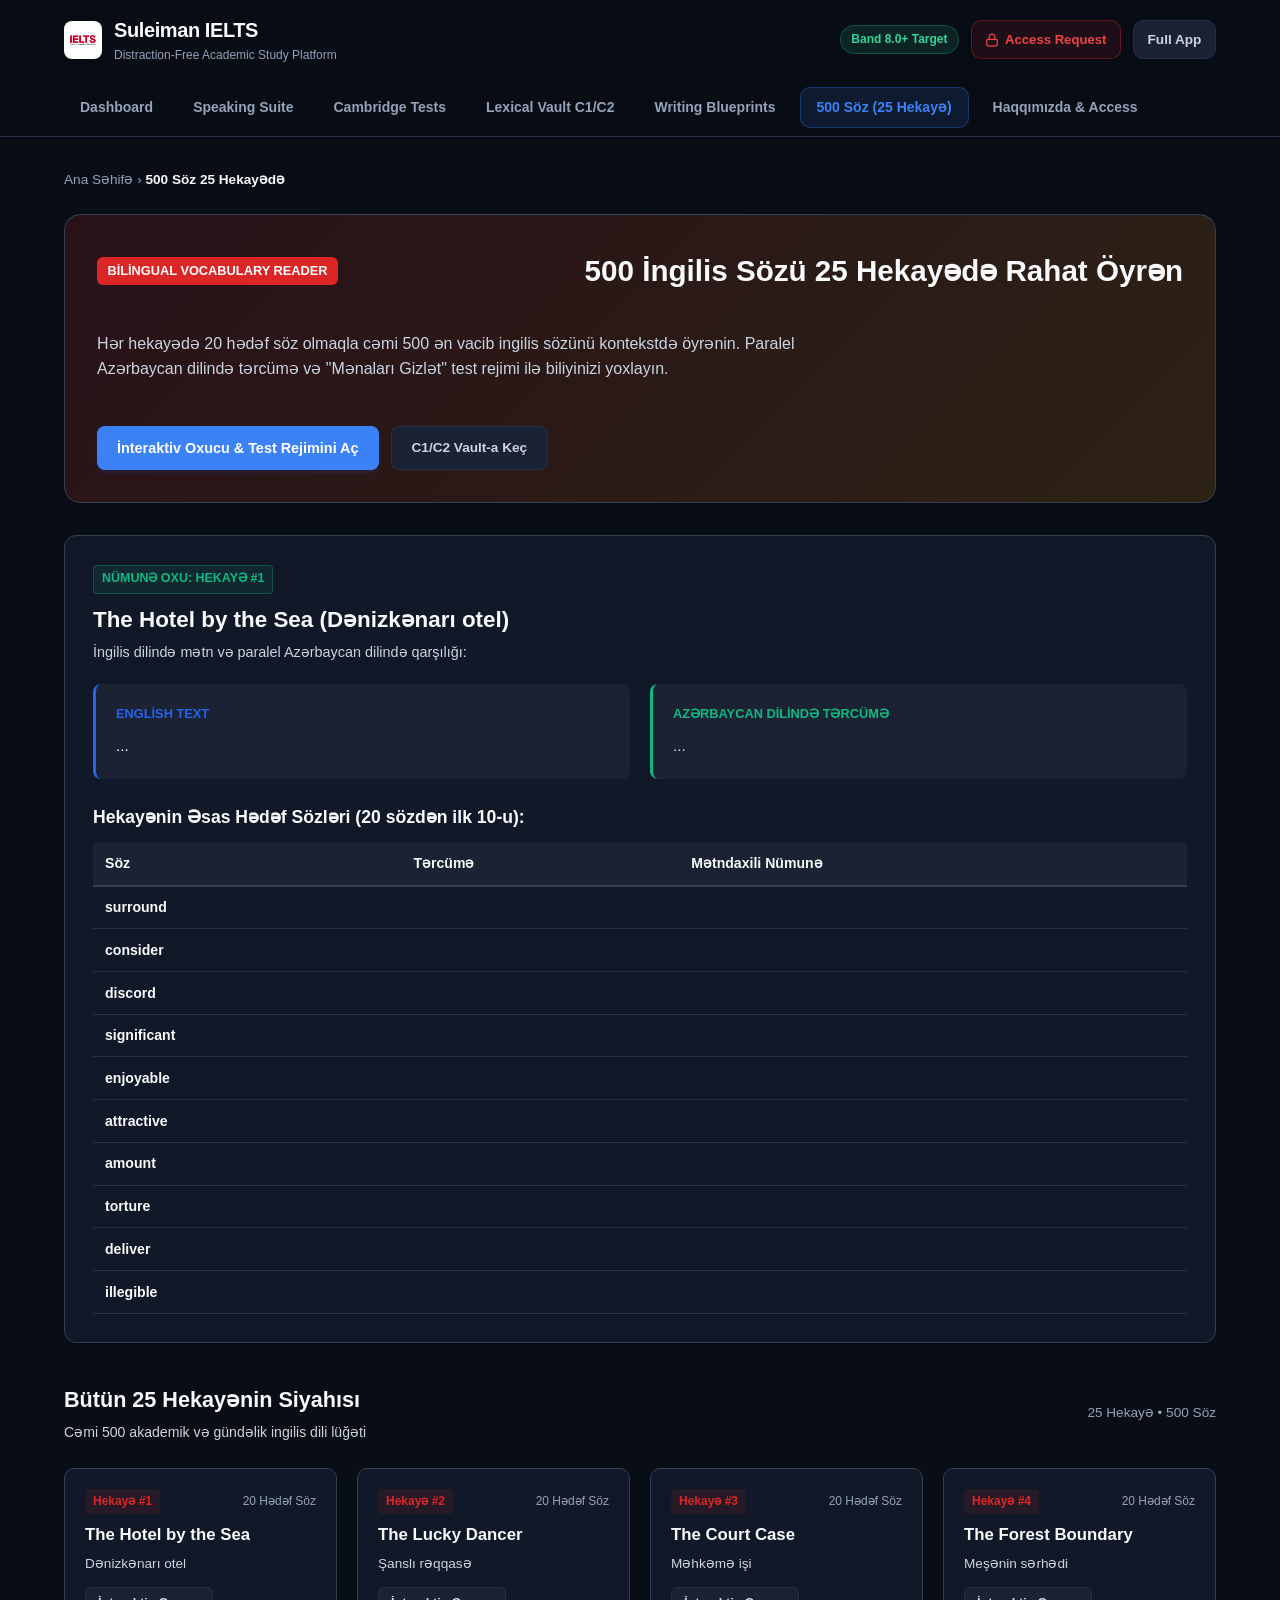
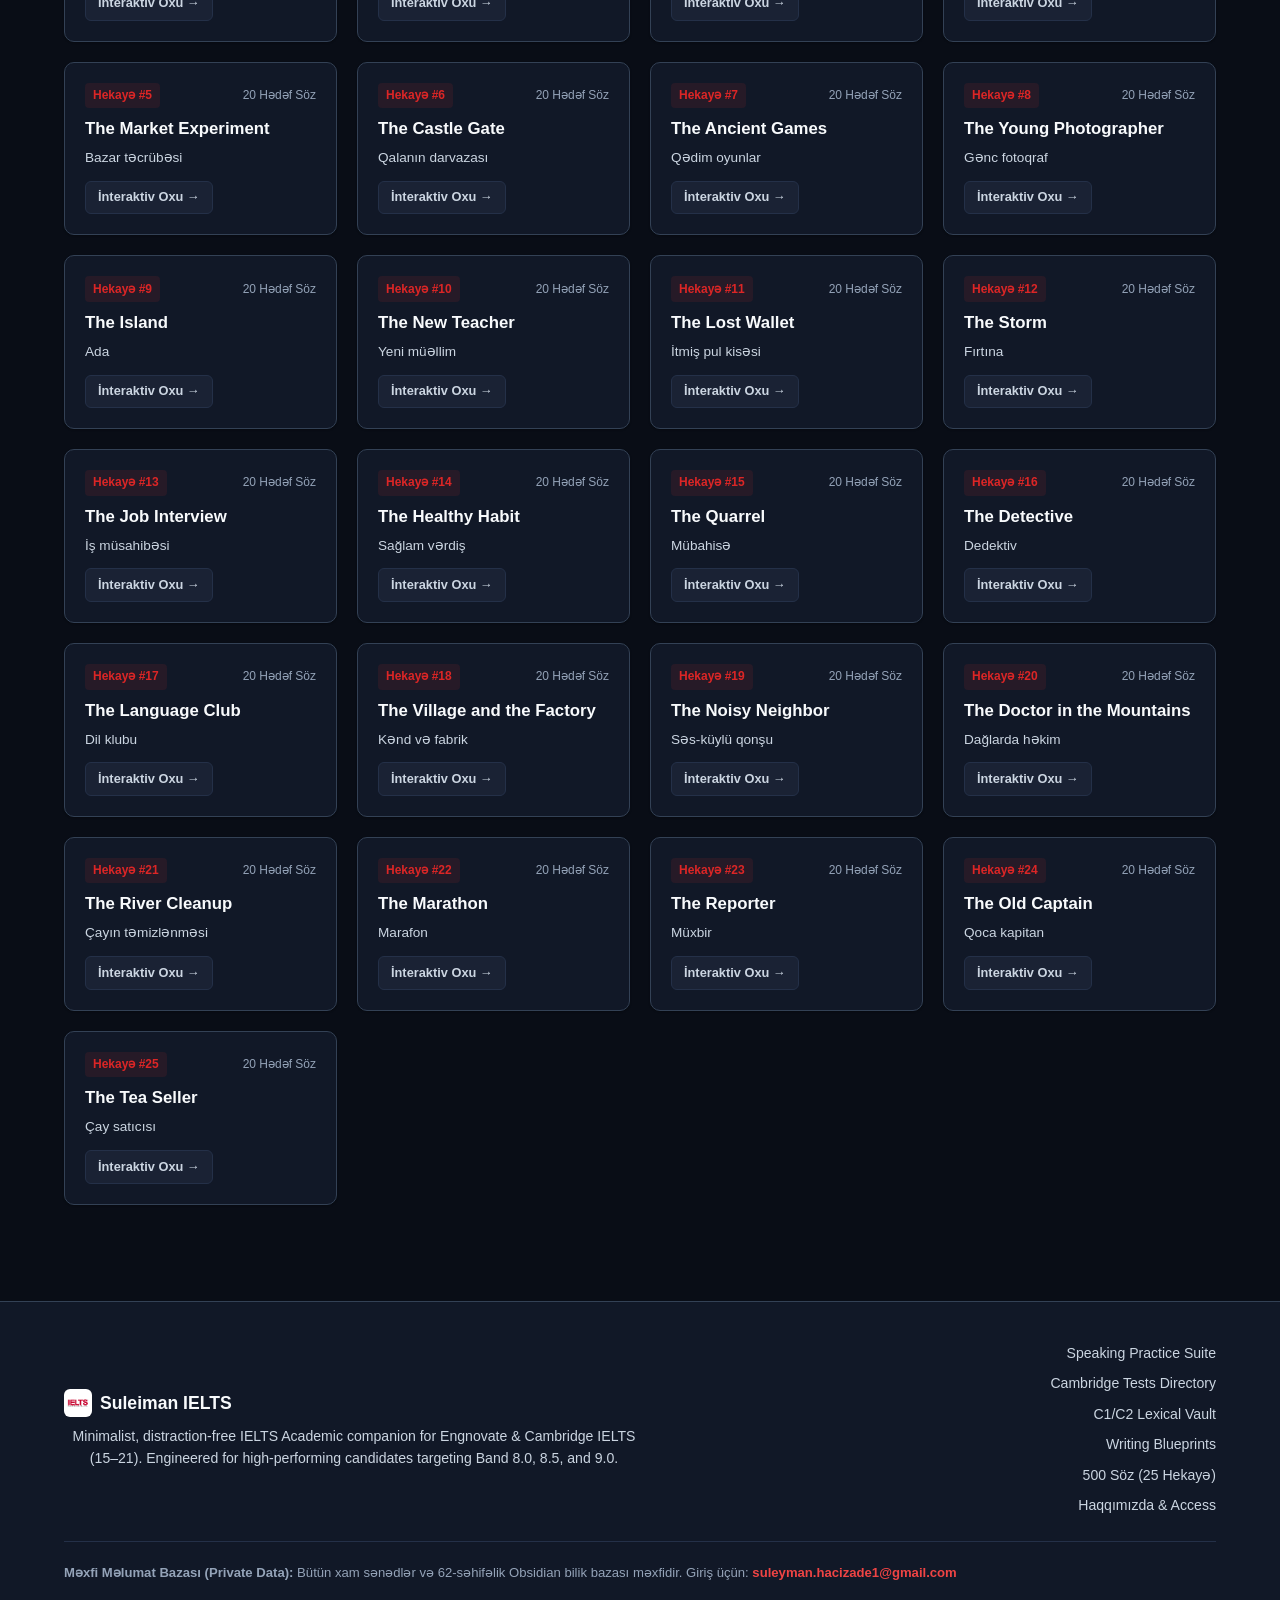
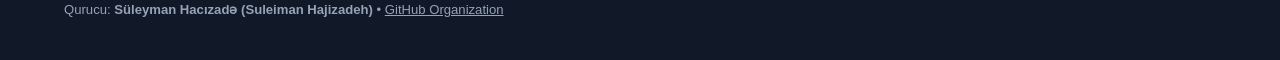
<file: stories/index.html>
<!DOCTYPE html>
<html lang="az" data-theme="dark" prefix="og: http://ogp.me/ns#">
<head>
  <meta charset="UTF-8" />
  <meta name="viewport" content="width=device-width, initial-scale=1.0" />
  
  <!-- Primary SEO Meta Tags -->
  <title>500 English Words in 25 Stories (Bilingual Reader) | Suleiman IELTS</title>
  <meta name="title" content="500 English Words in 25 Stories (Bilingual Reader) | Suleiman IELTS" />
  <meta name="description" content="Learn 500 essential academic English words through 25 captivating bilingual stories with parallel Azerbaijani translations and interactive vocabulary test mode." />
  <meta name="keywords" content="500 English Words, 500 soz 25 hekaye, bilingual English Azerbaijani, IELTS vocabulary through stories, learn english vocabulary, Suleiman IELTS Stories" />
  <meta name="author" content="Suleiman Hajizadeh" />
  <link rel="canonical" href="https://suleimanielts.github.io/stories/" />

  <!-- Crawling & Search Engine Directives -->
  <meta name="robots" content="index, follow, max-snippet:-1, max-image-preview:large, max-video-preview:-1" />
  <meta name="googlebot" content="index, follow, max-snippet:-1, max-image-preview:large, max-video-preview:-1" />
  <meta name="bingbot" content="index, follow, max-snippet:-1, max-image-preview:large, max-video-preview:-1" />
  <meta name="yandex" content="index, follow" />
  <meta name="baiduspider" content="index, follow" />
  <meta name="duckduckbot" content="index, follow" />

  <!-- Alternate Language Tags -->
  <link rel="alternate" hreflang="az" href="https://suleimanielts.github.io/stories/" />
  <link rel="alternate" hreflang="en" href="https://suleimanielts.github.io/stories/" />
  <link rel="alternate" hreflang="x-default" href="https://suleimanielts.github.io/stories/" />

  <!-- Geographic & Locale Metadata -->
  <meta name="geo.region" content="AZ" />
  <meta name="geo.placename" content="Baku" />
  <meta name="geo.position" content="40.4093;49.8671" />
  <meta name="ICBM" content="40.4093, 49.8671" />
  <meta name="language" content="Azerbaijani, English" />

  <!-- Open Graph / Facebook -->
  <meta property="og:type" content="website" />
  <meta property="og:site_name" content="Suleiman IELTS" />
  <meta property="og:title" content="500 English Words in 25 Stories (Bilingual Reader) | Suleiman IELTS" />
  <meta property="og:description" content="Learn 500 essential academic English words through 25 captivating bilingual stories with parallel Azerbaijani translations and interactive vocabulary test mode." />
  <meta property="og:url" content="https://suleimanielts.github.io/stories/" />
  <meta property="og:image" content="https://suleimanielts.github.io/assets/ielts_logo_badge_square.png" />
  <meta property="og:image:secure_url" content="https://suleimanielts.github.io/assets/ielts_logo_badge_square.png" />
  <meta property="og:image:width" content="1000" />
  <meta property="og:image:height" content="1000" />
  <meta property="og:image:alt" content="Suleiman IELTS Emblem" />
  <meta property="og:locale" content="az_AZ" />
  <meta property="og:locale:alternate" content="en_US" />

  <!-- Twitter Card -->
  <meta name="twitter:card" content="summary_large_image" />
  <meta name="twitter:site" content="@SuleimanHajizadeh" />
  <meta name="twitter:creator" content="@SuleimanHajizadeh" />
  <meta name="twitter:title" content="500 English Words in 25 Stories (Bilingual Reader) | Suleiman IELTS" />
  <meta name="twitter:description" content="Learn 500 essential academic English words through 25 captivating bilingual stories with parallel Azerbaijani translations and interactive vocabulary test mode." />
  <meta name="twitter:image" content="https://suleimanielts.github.io/assets/ielts_logo_badge_square.png" />

  <!-- Icons & Web App Manifest -->
  <link rel="icon" type="image/png" sizes="64x64" href="/favicon.png" />
  <link rel="apple-touch-icon" sizes="180x180" href="/apple-touch-icon.png" />
  <link rel="manifest" href="/manifest.json" />
  <meta name="theme-color" content="#dc2626" />
  <meta name="apple-mobile-web-app-capable" content="yes" />
  <meta name="apple-mobile-web-app-status-bar-style" content="black-translucent" />
  <meta name="apple-mobile-web-app-title" content="SuleimanIELTS" />

  <!-- Stylesheet -->
  <link rel="stylesheet" href="/css/style.css" />

  <!-- JSON-LD Structured Data Schema -->
  <script type="application/ld+json">
{
  "@context": "https://schema.org",
  "@graph": [
    {
      "@type": "LearningResource",
      "@id": "https://suleimanielts.github.io/stories/#curriculum",
      "name": "500 English Words in 25 Stories (Bilingual Reader Curriculum)",
      "description": "Comprehensive bilingual English-Azerbaijani reading curriculum teaching 500 core vocabulary words across 25 thematic stories.",
      "educationalLevel": "Intermediate to Advanced (B1 to C1)",
      "inLanguage": [
        "en",
        "az"
      ],
      "author": {
        "@type": "Person",
        "name": "Suleiman Hajizadeh",
        "url": "https://github.com/SuleimanHajizadeh"
      }
    },
    {
      "@type": "BreadcrumbList",
      "@id": "https://suleimanielts.github.io/stories/#breadcrumbs",
      "itemListElement": [
        {
          "@type": "ListItem",
          "position": 1,
          "name": "Ana Səhifə",
          "item": "https://suleimanielts.github.io/"
        },
        {
          "@type": "ListItem",
          "position": 2,
          "name": "500 Söz 25 Hekayədə",
          "item": "https://suleimanielts.github.io/stories/"
        }
      ]
    }
  ]
}
  </script>
</head>
<body>
  <!-- Top Sticky Glass Header -->
  <header class="site-header">
    <div class="app-container">
      <div class="header-inner">
        <a href="/" class="brand-wrapper" style="text-decoration: none; color: inherit;">
          <img src="/assets/ielts_logo_avatar_square.png" alt="Suleiman IELTS Logo" style="width: 38px; height: 38px; border-radius: 8px; object-fit: contain; background: #ffffff; padding: 2px; box-shadow: 0 1px 3px rgba(0,0,0,0.2);" />
          <div>
            <h1 class="brand-title">Suleiman IELTS</h1>
            <span class="brand-subtitle">Distraction-Free Academic Study Platform</span>
          </div>
        </a>

        <div class="header-actions">
          <span class="target-badge">Band 8.0+ Target</span>

          <a href="mailto:suleyman.hacizade1@gmail.com?subject=Access%20Request%20-%20SuleimanIELTS%20Private%20Data" class="action-btn" title="Məxfi Baza Giriş Müraciəti (Private Data Access Request)" style="text-decoration: none; display: inline-flex; align-items: center; gap: 0.35rem; font-size: 0.82rem; font-weight: 600; background: rgba(220, 38, 38, 0.1); border: 1px solid rgba(220, 38, 38, 0.35); color: #ef4444;">
            <svg width="14" height="14" viewBox="0 0 24 24" fill="none" stroke="currentColor" stroke-width="2">
              <rect x="3" y="11" width="18" height="11" rx="2" ry="2"></rect>
              <path d="M7 11V7a5 5 0 0 1 10 0v4"></path>
            </svg>
            <span>Access Request</span>
          </a>

          <a href="/" class="action-btn" title="Ana Portal &amp; Tam İnteraktiv Rejim" style="text-decoration: none;">
            <span>Full App</span>
          </a>
        </div>
      </div>

      <!-- Navigation Bar -->
      <nav class="nav-tabs" style="overflow-x: auto; white-space: nowrap;">
<a href="/" class="tab-btn" style="text-decoration: none; display: inline-flex; align-items: center; gap: 0.4rem;"><span>Dashboard</span></a>
<a href="/speaking/" class="tab-btn" style="text-decoration: none; display: inline-flex; align-items: center; gap: 0.4rem;"><span>Speaking Suite</span></a>
<a href="/tests/" class="tab-btn" style="text-decoration: none; display: inline-flex; align-items: center; gap: 0.4rem;"><span>Cambridge Tests</span></a>
<a href="/vault/" class="tab-btn" style="text-decoration: none; display: inline-flex; align-items: center; gap: 0.4rem;"><span>Lexical Vault C1/C2</span></a>
<a href="/writing/" class="tab-btn" style="text-decoration: none; display: inline-flex; align-items: center; gap: 0.4rem;"><span>Writing Blueprints</span></a>
<a href="/stories/" class="tab-btn active" style="text-decoration: none; display: inline-flex; align-items: center; gap: 0.4rem;"><span>500 Söz (25 Hekayə)</span></a>
<a href="/about/" class="tab-btn" style="text-decoration: none; display: inline-flex; align-items: center; gap: 0.4rem;"><span>Haqqımızda & Access</span></a>
      </nav>
    </div>
  </header>

  <main class="app-container" style="padding-top: 2rem; padding-bottom: 2rem;">
    <!-- Breadcrumb -->
    <nav aria-label="Breadcrumb" style="margin-bottom: 1.5rem; font-size: 0.85rem; color: var(--text-muted);">
      <a href="/" style="color: inherit; text-decoration: none;">Ana Səhifə</a> &rsaquo; 
      <span style="color: var(--text-primary); font-weight: 600;">500 Söz 25 Hekayədə</span>
    </nav>

    <div class="hero-banner" style="background: linear-gradient(135deg, rgba(220, 38, 38, 0.15), rgba(245, 158, 11, 0.15)); border: 1px solid var(--border-medium); border-radius: 16px; padding: 2rem; margin-bottom: 2rem;">
      <span class="module-badge" style="background: #dc2626; color: #fff; padding: 0.25rem 0.65rem; border-radius: 6px; font-size: 0.8rem; font-weight: 700; display: inline-block; margin-bottom: 0.75rem;">Bilingual Vocabulary Reader</span>
      <h1 style="font-size: 1.85rem; font-weight: 800; margin-bottom: 0.75rem;">500 İngilis Sözü 25 Hekayədə Rahat Öyrən</h1>
      <p style="color: var(--text-secondary); font-size: 1rem; max-width: 780px; line-height: 1.6; margin-bottom: 1.25rem;">
        Hər hekayədə 20 hədəf söz olmaqla cəmi 500 ən vacib ingilis sözünü kontekstdə öyrənin. Paralel Azərbaycan dilində tərcümə və "Mənaları Gizlət" test rejimi ilə biliyinizi yoxlayın.
      </p>
      <div style="display: flex; gap: 0.75rem; flex-wrap: wrap;">
        <a href="/#view-stories" class="btn-primary" style="padding: 0.65rem 1.25rem; text-decoration: none; border-radius: 8px;">İnteraktiv Oxucu &amp; Test Rejimini Aç</a>
        <a href="/vault/" class="action-btn" style="padding: 0.65rem 1.25rem; text-decoration: none; border-radius: 8px;">C1/C2 Vault-a Keç</a>
      </div>
    </div>

    <!-- Story Preview Section -->
    
      <div class="card" style="padding: 1.75rem; background: var(--bg-surface); border: 1px solid var(--border-medium); border-radius: 12px; margin-bottom: 2.5rem;">
        <span class="module-badge" style="background: rgba(16,185,129,0.1); color: #10b981; border: 1px solid rgba(16,185,129,0.3); padding: 0.2rem 0.5rem; border-radius: 4px; font-size: 0.78rem; font-weight: 700; display: inline-block; margin-bottom: 0.5rem;">Nümunə Oxu: Hekayə #1</span>
        <h2 style="font-size: 1.4rem; font-weight: 800; margin-bottom: 0.25rem;">The Hotel by the Sea (Dənizkənarı otel)</h2>
        <p style="color: var(--text-secondary); font-size: 0.9rem; margin-bottom: 1.25rem;">İngilis dilində mətn və paralel Azərbaycan dilində qarşılığı:</p>

        <div class="grid-2" style="display: grid; grid-template-columns: repeat(auto-fit, minmax(300px, 1fr)); gap: 1.25rem; margin-bottom: 1.5rem;">
          <div style="background: var(--bg-subtle); padding: 1.25rem; border-radius: 8px; border-left: 3px solid #2563eb;">
            <div style="font-size: 0.8rem; font-weight: 700; color: #2563eb; text-transform: uppercase; margin-bottom: 0.5rem;">English Text</div>
            <div style="line-height: 1.7; font-size: 0.95rem; color: var(--text-primary);">...</div>
          </div>
          <div style="background: var(--bg-subtle); padding: 1.25rem; border-radius: 8px; border-left: 3px solid #10b981;">
            <div style="font-size: 0.8rem; font-weight: 700; color: #10b981; text-transform: uppercase; margin-bottom: 0.5rem;">Azərbaycan Dilində Tərcümə</div>
            <div style="line-height: 1.7; font-size: 0.95rem; color: var(--text-secondary);">...</div>
          </div>
        </div>

        <h3 style="font-size: 1.1rem; font-weight: 700; margin-bottom: 0.75rem;">Hekayənin Əsas Hədəf Sözləri (20 sözdən ilk 10-u):</h3>
        <div style="overflow-x: auto;">
          <table style="width: 100%; border-collapse: collapse; font-size: 0.88rem; text-align: left;">
            <thead>
              <tr style="background: var(--bg-subtle); border-bottom: 2px solid var(--border-medium);">
                <th style="padding: 0.6rem 0.75rem;">Söz</th>
                <th style="padding: 0.6rem 0.75rem;">Tərcümə</th>
                <th style="padding: 0.6rem 0.75rem;">Mətndaxili Nümunə</th>
              </tr>
            </thead>
            <tbody>
              
            <tr style="border-bottom: 1px solid var(--border-light);">
              <td style="padding: 0.6rem 0.75rem; font-weight: 700;">surround</td>
              <td style="padding: 0.6rem 0.75rem; color: #10b981; font-weight: 600;"></td>
              <td style="padding: 0.6rem 0.75rem; color: var(--text-secondary); font-size: 0.85rem;"></td>
            </tr>
            <tr style="border-bottom: 1px solid var(--border-light);">
              <td style="padding: 0.6rem 0.75rem; font-weight: 700;">consider</td>
              <td style="padding: 0.6rem 0.75rem; color: #10b981; font-weight: 600;"></td>
              <td style="padding: 0.6rem 0.75rem; color: var(--text-secondary); font-size: 0.85rem;"></td>
            </tr>
            <tr style="border-bottom: 1px solid var(--border-light);">
              <td style="padding: 0.6rem 0.75rem; font-weight: 700;">discord</td>
              <td style="padding: 0.6rem 0.75rem; color: #10b981; font-weight: 600;"></td>
              <td style="padding: 0.6rem 0.75rem; color: var(--text-secondary); font-size: 0.85rem;"></td>
            </tr>
            <tr style="border-bottom: 1px solid var(--border-light);">
              <td style="padding: 0.6rem 0.75rem; font-weight: 700;">significant</td>
              <td style="padding: 0.6rem 0.75rem; color: #10b981; font-weight: 600;"></td>
              <td style="padding: 0.6rem 0.75rem; color: var(--text-secondary); font-size: 0.85rem;"></td>
            </tr>
            <tr style="border-bottom: 1px solid var(--border-light);">
              <td style="padding: 0.6rem 0.75rem; font-weight: 700;">enjoyable</td>
              <td style="padding: 0.6rem 0.75rem; color: #10b981; font-weight: 600;"></td>
              <td style="padding: 0.6rem 0.75rem; color: var(--text-secondary); font-size: 0.85rem;"></td>
            </tr>
            <tr style="border-bottom: 1px solid var(--border-light);">
              <td style="padding: 0.6rem 0.75rem; font-weight: 700;">attractive</td>
              <td style="padding: 0.6rem 0.75rem; color: #10b981; font-weight: 600;"></td>
              <td style="padding: 0.6rem 0.75rem; color: var(--text-secondary); font-size: 0.85rem;"></td>
            </tr>
            <tr style="border-bottom: 1px solid var(--border-light);">
              <td style="padding: 0.6rem 0.75rem; font-weight: 700;">amount</td>
              <td style="padding: 0.6rem 0.75rem; color: #10b981; font-weight: 600;"></td>
              <td style="padding: 0.6rem 0.75rem; color: var(--text-secondary); font-size: 0.85rem;"></td>
            </tr>
            <tr style="border-bottom: 1px solid var(--border-light);">
              <td style="padding: 0.6rem 0.75rem; font-weight: 700;">torture</td>
              <td style="padding: 0.6rem 0.75rem; color: #10b981; font-weight: 600;"></td>
              <td style="padding: 0.6rem 0.75rem; color: var(--text-secondary); font-size: 0.85rem;"></td>
            </tr>
            <tr style="border-bottom: 1px solid var(--border-light);">
              <td style="padding: 0.6rem 0.75rem; font-weight: 700;">deliver</td>
              <td style="padding: 0.6rem 0.75rem; color: #10b981; font-weight: 600;"></td>
              <td style="padding: 0.6rem 0.75rem; color: var(--text-secondary); font-size: 0.85rem;"></td>
            </tr>
            <tr style="border-bottom: 1px solid var(--border-light);">
              <td style="padding: 0.6rem 0.75rem; font-weight: 700;">illegible</td>
              <td style="padding: 0.6rem 0.75rem; color: #10b981; font-weight: 600;"></td>
              <td style="padding: 0.6rem 0.75rem; color: var(--text-secondary); font-size: 0.85rem;"></td>
            </tr>
            </tbody>
          </table>
        </div>
      </div>

    <!-- All 25 Stories Grid -->
    <section>
      <div style="display: flex; justify-content: space-between; align-items: center; margin-bottom: 1.5rem; flex-wrap: wrap; gap: 0.5rem;">
        <div>
          <h2 style="font-size: 1.35rem; font-weight: 800; margin: 0;">Bütün 25 Hekayənin Siyahısı</h2>
          <p style="color: var(--text-secondary); font-size: 0.88rem; margin: 0.25rem 0 0 0;">Cəmi 500 akademik və gündəlik ingilis dili lüğəti</p>
        </div>
        <span style="font-size: 0.85rem; color: var(--text-muted);">25 Hekayə • 500 Söz</span>
      </div>

      <div class="grid-3" style="display: grid; grid-template-columns: repeat(auto-fill, minmax(260px, 1fr)); gap: 1.25rem;">

        <div class="card" style="padding: 1.25rem; background: var(--bg-surface); border: 1px solid var(--border-medium); border-radius: 10px;">
          <div style="display: flex; justify-content: space-between; align-items: center; margin-bottom: 0.5rem;">
            <span style="font-size: 0.75rem; font-weight: 700; color: #dc2626; background: rgba(220, 38, 38, 0.1); padding: 0.2rem 0.5rem; border-radius: 4px;">Hekayə #1</span>
            <span style="font-size: 0.75rem; color: var(--text-muted);">20 Hədəf Söz</span>
          </div>
          <h3 style="font-size: 1.05rem; font-weight: 700; margin: 0 0 0.25rem 0; color: var(--text-primary);">The Hotel by the Sea</h3>
          <p style="font-size: 0.85rem; color: var(--text-secondary); margin: 0 0 0.75rem 0;">Dənizkənarı otel</p>
          <a href="/#view-stories" class="action-btn" style="display: inline-block; font-size: 0.8rem; padding: 0.35rem 0.75rem; text-decoration: none; border-radius: 6px;">İnteraktiv Oxu &rarr;</a>
        </div>
        <div class="card" style="padding: 1.25rem; background: var(--bg-surface); border: 1px solid var(--border-medium); border-radius: 10px;">
          <div style="display: flex; justify-content: space-between; align-items: center; margin-bottom: 0.5rem;">
            <span style="font-size: 0.75rem; font-weight: 700; color: #dc2626; background: rgba(220, 38, 38, 0.1); padding: 0.2rem 0.5rem; border-radius: 4px;">Hekayə #2</span>
            <span style="font-size: 0.75rem; color: var(--text-muted);">20 Hədəf Söz</span>
          </div>
          <h3 style="font-size: 1.05rem; font-weight: 700; margin: 0 0 0.25rem 0; color: var(--text-primary);">The Lucky Dancer</h3>
          <p style="font-size: 0.85rem; color: var(--text-secondary); margin: 0 0 0.75rem 0;">Şanslı rəqqasə</p>
          <a href="/#view-stories" class="action-btn" style="display: inline-block; font-size: 0.8rem; padding: 0.35rem 0.75rem; text-decoration: none; border-radius: 6px;">İnteraktiv Oxu &rarr;</a>
        </div>
        <div class="card" style="padding: 1.25rem; background: var(--bg-surface); border: 1px solid var(--border-medium); border-radius: 10px;">
          <div style="display: flex; justify-content: space-between; align-items: center; margin-bottom: 0.5rem;">
            <span style="font-size: 0.75rem; font-weight: 700; color: #dc2626; background: rgba(220, 38, 38, 0.1); padding: 0.2rem 0.5rem; border-radius: 4px;">Hekayə #3</span>
            <span style="font-size: 0.75rem; color: var(--text-muted);">20 Hədəf Söz</span>
          </div>
          <h3 style="font-size: 1.05rem; font-weight: 700; margin: 0 0 0.25rem 0; color: var(--text-primary);">The Court Case</h3>
          <p style="font-size: 0.85rem; color: var(--text-secondary); margin: 0 0 0.75rem 0;">Məhkəmə işi</p>
          <a href="/#view-stories" class="action-btn" style="display: inline-block; font-size: 0.8rem; padding: 0.35rem 0.75rem; text-decoration: none; border-radius: 6px;">İnteraktiv Oxu &rarr;</a>
        </div>
        <div class="card" style="padding: 1.25rem; background: var(--bg-surface); border: 1px solid var(--border-medium); border-radius: 10px;">
          <div style="display: flex; justify-content: space-between; align-items: center; margin-bottom: 0.5rem;">
            <span style="font-size: 0.75rem; font-weight: 700; color: #dc2626; background: rgba(220, 38, 38, 0.1); padding: 0.2rem 0.5rem; border-radius: 4px;">Hekayə #4</span>
            <span style="font-size: 0.75rem; color: var(--text-muted);">20 Hədəf Söz</span>
          </div>
          <h3 style="font-size: 1.05rem; font-weight: 700; margin: 0 0 0.25rem 0; color: var(--text-primary);">The Forest Boundary</h3>
          <p style="font-size: 0.85rem; color: var(--text-secondary); margin: 0 0 0.75rem 0;">Meşənin sərhədi</p>
          <a href="/#view-stories" class="action-btn" style="display: inline-block; font-size: 0.8rem; padding: 0.35rem 0.75rem; text-decoration: none; border-radius: 6px;">İnteraktiv Oxu &rarr;</a>
        </div>
        <div class="card" style="padding: 1.25rem; background: var(--bg-surface); border: 1px solid var(--border-medium); border-radius: 10px;">
          <div style="display: flex; justify-content: space-between; align-items: center; margin-bottom: 0.5rem;">
            <span style="font-size: 0.75rem; font-weight: 700; color: #dc2626; background: rgba(220, 38, 38, 0.1); padding: 0.2rem 0.5rem; border-radius: 4px;">Hekayə #5</span>
            <span style="font-size: 0.75rem; color: var(--text-muted);">20 Hədəf Söz</span>
          </div>
          <h3 style="font-size: 1.05rem; font-weight: 700; margin: 0 0 0.25rem 0; color: var(--text-primary);">The Market Experiment</h3>
          <p style="font-size: 0.85rem; color: var(--text-secondary); margin: 0 0 0.75rem 0;">Bazar təcrübəsi</p>
          <a href="/#view-stories" class="action-btn" style="display: inline-block; font-size: 0.8rem; padding: 0.35rem 0.75rem; text-decoration: none; border-radius: 6px;">İnteraktiv Oxu &rarr;</a>
        </div>
        <div class="card" style="padding: 1.25rem; background: var(--bg-surface); border: 1px solid var(--border-medium); border-radius: 10px;">
          <div style="display: flex; justify-content: space-between; align-items: center; margin-bottom: 0.5rem;">
            <span style="font-size: 0.75rem; font-weight: 700; color: #dc2626; background: rgba(220, 38, 38, 0.1); padding: 0.2rem 0.5rem; border-radius: 4px;">Hekayə #6</span>
            <span style="font-size: 0.75rem; color: var(--text-muted);">20 Hədəf Söz</span>
          </div>
          <h3 style="font-size: 1.05rem; font-weight: 700; margin: 0 0 0.25rem 0; color: var(--text-primary);">The Castle Gate</h3>
          <p style="font-size: 0.85rem; color: var(--text-secondary); margin: 0 0 0.75rem 0;">Qalanın darvazası</p>
          <a href="/#view-stories" class="action-btn" style="display: inline-block; font-size: 0.8rem; padding: 0.35rem 0.75rem; text-decoration: none; border-radius: 6px;">İnteraktiv Oxu &rarr;</a>
        </div>
        <div class="card" style="padding: 1.25rem; background: var(--bg-surface); border: 1px solid var(--border-medium); border-radius: 10px;">
          <div style="display: flex; justify-content: space-between; align-items: center; margin-bottom: 0.5rem;">
            <span style="font-size: 0.75rem; font-weight: 700; color: #dc2626; background: rgba(220, 38, 38, 0.1); padding: 0.2rem 0.5rem; border-radius: 4px;">Hekayə #7</span>
            <span style="font-size: 0.75rem; color: var(--text-muted);">20 Hədəf Söz</span>
          </div>
          <h3 style="font-size: 1.05rem; font-weight: 700; margin: 0 0 0.25rem 0; color: var(--text-primary);">The Ancient Games</h3>
          <p style="font-size: 0.85rem; color: var(--text-secondary); margin: 0 0 0.75rem 0;">Qədim oyunlar</p>
          <a href="/#view-stories" class="action-btn" style="display: inline-block; font-size: 0.8rem; padding: 0.35rem 0.75rem; text-decoration: none; border-radius: 6px;">İnteraktiv Oxu &rarr;</a>
        </div>
        <div class="card" style="padding: 1.25rem; background: var(--bg-surface); border: 1px solid var(--border-medium); border-radius: 10px;">
          <div style="display: flex; justify-content: space-between; align-items: center; margin-bottom: 0.5rem;">
            <span style="font-size: 0.75rem; font-weight: 700; color: #dc2626; background: rgba(220, 38, 38, 0.1); padding: 0.2rem 0.5rem; border-radius: 4px;">Hekayə #8</span>
            <span style="font-size: 0.75rem; color: var(--text-muted);">20 Hədəf Söz</span>
          </div>
          <h3 style="font-size: 1.05rem; font-weight: 700; margin: 0 0 0.25rem 0; color: var(--text-primary);">The Young Photographer</h3>
          <p style="font-size: 0.85rem; color: var(--text-secondary); margin: 0 0 0.75rem 0;">Gənc fotoqraf</p>
          <a href="/#view-stories" class="action-btn" style="display: inline-block; font-size: 0.8rem; padding: 0.35rem 0.75rem; text-decoration: none; border-radius: 6px;">İnteraktiv Oxu &rarr;</a>
        </div>
        <div class="card" style="padding: 1.25rem; background: var(--bg-surface); border: 1px solid var(--border-medium); border-radius: 10px;">
          <div style="display: flex; justify-content: space-between; align-items: center; margin-bottom: 0.5rem;">
            <span style="font-size: 0.75rem; font-weight: 700; color: #dc2626; background: rgba(220, 38, 38, 0.1); padding: 0.2rem 0.5rem; border-radius: 4px;">Hekayə #9</span>
            <span style="font-size: 0.75rem; color: var(--text-muted);">20 Hədəf Söz</span>
          </div>
          <h3 style="font-size: 1.05rem; font-weight: 700; margin: 0 0 0.25rem 0; color: var(--text-primary);">The Island</h3>
          <p style="font-size: 0.85rem; color: var(--text-secondary); margin: 0 0 0.75rem 0;">Ada</p>
          <a href="/#view-stories" class="action-btn" style="display: inline-block; font-size: 0.8rem; padding: 0.35rem 0.75rem; text-decoration: none; border-radius: 6px;">İnteraktiv Oxu &rarr;</a>
        </div>
        <div class="card" style="padding: 1.25rem; background: var(--bg-surface); border: 1px solid var(--border-medium); border-radius: 10px;">
          <div style="display: flex; justify-content: space-between; align-items: center; margin-bottom: 0.5rem;">
            <span style="font-size: 0.75rem; font-weight: 700; color: #dc2626; background: rgba(220, 38, 38, 0.1); padding: 0.2rem 0.5rem; border-radius: 4px;">Hekayə #10</span>
            <span style="font-size: 0.75rem; color: var(--text-muted);">20 Hədəf Söz</span>
          </div>
          <h3 style="font-size: 1.05rem; font-weight: 700; margin: 0 0 0.25rem 0; color: var(--text-primary);">The New Teacher</h3>
          <p style="font-size: 0.85rem; color: var(--text-secondary); margin: 0 0 0.75rem 0;">Yeni müəllim</p>
          <a href="/#view-stories" class="action-btn" style="display: inline-block; font-size: 0.8rem; padding: 0.35rem 0.75rem; text-decoration: none; border-radius: 6px;">İnteraktiv Oxu &rarr;</a>
        </div>
        <div class="card" style="padding: 1.25rem; background: var(--bg-surface); border: 1px solid var(--border-medium); border-radius: 10px;">
          <div style="display: flex; justify-content: space-between; align-items: center; margin-bottom: 0.5rem;">
            <span style="font-size: 0.75rem; font-weight: 700; color: #dc2626; background: rgba(220, 38, 38, 0.1); padding: 0.2rem 0.5rem; border-radius: 4px;">Hekayə #11</span>
            <span style="font-size: 0.75rem; color: var(--text-muted);">20 Hədəf Söz</span>
          </div>
          <h3 style="font-size: 1.05rem; font-weight: 700; margin: 0 0 0.25rem 0; color: var(--text-primary);">The Lost Wallet</h3>
          <p style="font-size: 0.85rem; color: var(--text-secondary); margin: 0 0 0.75rem 0;">İtmiş pul kisəsi</p>
          <a href="/#view-stories" class="action-btn" style="display: inline-block; font-size: 0.8rem; padding: 0.35rem 0.75rem; text-decoration: none; border-radius: 6px;">İnteraktiv Oxu &rarr;</a>
        </div>
        <div class="card" style="padding: 1.25rem; background: var(--bg-surface); border: 1px solid var(--border-medium); border-radius: 10px;">
          <div style="display: flex; justify-content: space-between; align-items: center; margin-bottom: 0.5rem;">
            <span style="font-size: 0.75rem; font-weight: 700; color: #dc2626; background: rgba(220, 38, 38, 0.1); padding: 0.2rem 0.5rem; border-radius: 4px;">Hekayə #12</span>
            <span style="font-size: 0.75rem; color: var(--text-muted);">20 Hədəf Söz</span>
          </div>
          <h3 style="font-size: 1.05rem; font-weight: 700; margin: 0 0 0.25rem 0; color: var(--text-primary);">The Storm</h3>
          <p style="font-size: 0.85rem; color: var(--text-secondary); margin: 0 0 0.75rem 0;">Fırtına</p>
          <a href="/#view-stories" class="action-btn" style="display: inline-block; font-size: 0.8rem; padding: 0.35rem 0.75rem; text-decoration: none; border-radius: 6px;">İnteraktiv Oxu &rarr;</a>
        </div>
        <div class="card" style="padding: 1.25rem; background: var(--bg-surface); border: 1px solid var(--border-medium); border-radius: 10px;">
          <div style="display: flex; justify-content: space-between; align-items: center; margin-bottom: 0.5rem;">
            <span style="font-size: 0.75rem; font-weight: 700; color: #dc2626; background: rgba(220, 38, 38, 0.1); padding: 0.2rem 0.5rem; border-radius: 4px;">Hekayə #13</span>
            <span style="font-size: 0.75rem; color: var(--text-muted);">20 Hədəf Söz</span>
          </div>
          <h3 style="font-size: 1.05rem; font-weight: 700; margin: 0 0 0.25rem 0; color: var(--text-primary);">The Job Interview</h3>
          <p style="font-size: 0.85rem; color: var(--text-secondary); margin: 0 0 0.75rem 0;">İş müsahibəsi</p>
          <a href="/#view-stories" class="action-btn" style="display: inline-block; font-size: 0.8rem; padding: 0.35rem 0.75rem; text-decoration: none; border-radius: 6px;">İnteraktiv Oxu &rarr;</a>
        </div>
        <div class="card" style="padding: 1.25rem; background: var(--bg-surface); border: 1px solid var(--border-medium); border-radius: 10px;">
          <div style="display: flex; justify-content: space-between; align-items: center; margin-bottom: 0.5rem;">
            <span style="font-size: 0.75rem; font-weight: 700; color: #dc2626; background: rgba(220, 38, 38, 0.1); padding: 0.2rem 0.5rem; border-radius: 4px;">Hekayə #14</span>
            <span style="font-size: 0.75rem; color: var(--text-muted);">20 Hədəf Söz</span>
          </div>
          <h3 style="font-size: 1.05rem; font-weight: 700; margin: 0 0 0.25rem 0; color: var(--text-primary);">The Healthy Habit</h3>
          <p style="font-size: 0.85rem; color: var(--text-secondary); margin: 0 0 0.75rem 0;">Sağlam vərdiş</p>
          <a href="/#view-stories" class="action-btn" style="display: inline-block; font-size: 0.8rem; padding: 0.35rem 0.75rem; text-decoration: none; border-radius: 6px;">İnteraktiv Oxu &rarr;</a>
        </div>
        <div class="card" style="padding: 1.25rem; background: var(--bg-surface); border: 1px solid var(--border-medium); border-radius: 10px;">
          <div style="display: flex; justify-content: space-between; align-items: center; margin-bottom: 0.5rem;">
            <span style="font-size: 0.75rem; font-weight: 700; color: #dc2626; background: rgba(220, 38, 38, 0.1); padding: 0.2rem 0.5rem; border-radius: 4px;">Hekayə #15</span>
            <span style="font-size: 0.75rem; color: var(--text-muted);">20 Hədəf Söz</span>
          </div>
          <h3 style="font-size: 1.05rem; font-weight: 700; margin: 0 0 0.25rem 0; color: var(--text-primary);">The Quarrel</h3>
          <p style="font-size: 0.85rem; color: var(--text-secondary); margin: 0 0 0.75rem 0;">Mübahisə</p>
          <a href="/#view-stories" class="action-btn" style="display: inline-block; font-size: 0.8rem; padding: 0.35rem 0.75rem; text-decoration: none; border-radius: 6px;">İnteraktiv Oxu &rarr;</a>
        </div>
        <div class="card" style="padding: 1.25rem; background: var(--bg-surface); border: 1px solid var(--border-medium); border-radius: 10px;">
          <div style="display: flex; justify-content: space-between; align-items: center; margin-bottom: 0.5rem;">
            <span style="font-size: 0.75rem; font-weight: 700; color: #dc2626; background: rgba(220, 38, 38, 0.1); padding: 0.2rem 0.5rem; border-radius: 4px;">Hekayə #16</span>
            <span style="font-size: 0.75rem; color: var(--text-muted);">20 Hədəf Söz</span>
          </div>
          <h3 style="font-size: 1.05rem; font-weight: 700; margin: 0 0 0.25rem 0; color: var(--text-primary);">The Detective</h3>
          <p style="font-size: 0.85rem; color: var(--text-secondary); margin: 0 0 0.75rem 0;">Dedektiv</p>
          <a href="/#view-stories" class="action-btn" style="display: inline-block; font-size: 0.8rem; padding: 0.35rem 0.75rem; text-decoration: none; border-radius: 6px;">İnteraktiv Oxu &rarr;</a>
        </div>
        <div class="card" style="padding: 1.25rem; background: var(--bg-surface); border: 1px solid var(--border-medium); border-radius: 10px;">
          <div style="display: flex; justify-content: space-between; align-items: center; margin-bottom: 0.5rem;">
            <span style="font-size: 0.75rem; font-weight: 700; color: #dc2626; background: rgba(220, 38, 38, 0.1); padding: 0.2rem 0.5rem; border-radius: 4px;">Hekayə #17</span>
            <span style="font-size: 0.75rem; color: var(--text-muted);">20 Hədəf Söz</span>
          </div>
          <h3 style="font-size: 1.05rem; font-weight: 700; margin: 0 0 0.25rem 0; color: var(--text-primary);">The Language Club</h3>
          <p style="font-size: 0.85rem; color: var(--text-secondary); margin: 0 0 0.75rem 0;">Dil klubu</p>
          <a href="/#view-stories" class="action-btn" style="display: inline-block; font-size: 0.8rem; padding: 0.35rem 0.75rem; text-decoration: none; border-radius: 6px;">İnteraktiv Oxu &rarr;</a>
        </div>
        <div class="card" style="padding: 1.25rem; background: var(--bg-surface); border: 1px solid var(--border-medium); border-radius: 10px;">
          <div style="display: flex; justify-content: space-between; align-items: center; margin-bottom: 0.5rem;">
            <span style="font-size: 0.75rem; font-weight: 700; color: #dc2626; background: rgba(220, 38, 38, 0.1); padding: 0.2rem 0.5rem; border-radius: 4px;">Hekayə #18</span>
            <span style="font-size: 0.75rem; color: var(--text-muted);">20 Hədəf Söz</span>
          </div>
          <h3 style="font-size: 1.05rem; font-weight: 700; margin: 0 0 0.25rem 0; color: var(--text-primary);">The Village and the Factory</h3>
          <p style="font-size: 0.85rem; color: var(--text-secondary); margin: 0 0 0.75rem 0;">Kənd və fabrik</p>
          <a href="/#view-stories" class="action-btn" style="display: inline-block; font-size: 0.8rem; padding: 0.35rem 0.75rem; text-decoration: none; border-radius: 6px;">İnteraktiv Oxu &rarr;</a>
        </div>
        <div class="card" style="padding: 1.25rem; background: var(--bg-surface); border: 1px solid var(--border-medium); border-radius: 10px;">
          <div style="display: flex; justify-content: space-between; align-items: center; margin-bottom: 0.5rem;">
            <span style="font-size: 0.75rem; font-weight: 700; color: #dc2626; background: rgba(220, 38, 38, 0.1); padding: 0.2rem 0.5rem; border-radius: 4px;">Hekayə #19</span>
            <span style="font-size: 0.75rem; color: var(--text-muted);">20 Hədəf Söz</span>
          </div>
          <h3 style="font-size: 1.05rem; font-weight: 700; margin: 0 0 0.25rem 0; color: var(--text-primary);">The Noisy Neighbor</h3>
          <p style="font-size: 0.85rem; color: var(--text-secondary); margin: 0 0 0.75rem 0;">Səs-küylü qonşu</p>
          <a href="/#view-stories" class="action-btn" style="display: inline-block; font-size: 0.8rem; padding: 0.35rem 0.75rem; text-decoration: none; border-radius: 6px;">İnteraktiv Oxu &rarr;</a>
        </div>
        <div class="card" style="padding: 1.25rem; background: var(--bg-surface); border: 1px solid var(--border-medium); border-radius: 10px;">
          <div style="display: flex; justify-content: space-between; align-items: center; margin-bottom: 0.5rem;">
            <span style="font-size: 0.75rem; font-weight: 700; color: #dc2626; background: rgba(220, 38, 38, 0.1); padding: 0.2rem 0.5rem; border-radius: 4px;">Hekayə #20</span>
            <span style="font-size: 0.75rem; color: var(--text-muted);">20 Hədəf Söz</span>
          </div>
          <h3 style="font-size: 1.05rem; font-weight: 700; margin: 0 0 0.25rem 0; color: var(--text-primary);">The Doctor in the Mountains</h3>
          <p style="font-size: 0.85rem; color: var(--text-secondary); margin: 0 0 0.75rem 0;">Dağlarda həkim</p>
          <a href="/#view-stories" class="action-btn" style="display: inline-block; font-size: 0.8rem; padding: 0.35rem 0.75rem; text-decoration: none; border-radius: 6px;">İnteraktiv Oxu &rarr;</a>
        </div>
        <div class="card" style="padding: 1.25rem; background: var(--bg-surface); border: 1px solid var(--border-medium); border-radius: 10px;">
          <div style="display: flex; justify-content: space-between; align-items: center; margin-bottom: 0.5rem;">
            <span style="font-size: 0.75rem; font-weight: 700; color: #dc2626; background: rgba(220, 38, 38, 0.1); padding: 0.2rem 0.5rem; border-radius: 4px;">Hekayə #21</span>
            <span style="font-size: 0.75rem; color: var(--text-muted);">20 Hədəf Söz</span>
          </div>
          <h3 style="font-size: 1.05rem; font-weight: 700; margin: 0 0 0.25rem 0; color: var(--text-primary);">The River Cleanup</h3>
          <p style="font-size: 0.85rem; color: var(--text-secondary); margin: 0 0 0.75rem 0;">Çayın təmizlənməsi</p>
          <a href="/#view-stories" class="action-btn" style="display: inline-block; font-size: 0.8rem; padding: 0.35rem 0.75rem; text-decoration: none; border-radius: 6px;">İnteraktiv Oxu &rarr;</a>
        </div>
        <div class="card" style="padding: 1.25rem; background: var(--bg-surface); border: 1px solid var(--border-medium); border-radius: 10px;">
          <div style="display: flex; justify-content: space-between; align-items: center; margin-bottom: 0.5rem;">
            <span style="font-size: 0.75rem; font-weight: 700; color: #dc2626; background: rgba(220, 38, 38, 0.1); padding: 0.2rem 0.5rem; border-radius: 4px;">Hekayə #22</span>
            <span style="font-size: 0.75rem; color: var(--text-muted);">20 Hədəf Söz</span>
          </div>
          <h3 style="font-size: 1.05rem; font-weight: 700; margin: 0 0 0.25rem 0; color: var(--text-primary);">The Marathon</h3>
          <p style="font-size: 0.85rem; color: var(--text-secondary); margin: 0 0 0.75rem 0;">Marafon</p>
          <a href="/#view-stories" class="action-btn" style="display: inline-block; font-size: 0.8rem; padding: 0.35rem 0.75rem; text-decoration: none; border-radius: 6px;">İnteraktiv Oxu &rarr;</a>
        </div>
        <div class="card" style="padding: 1.25rem; background: var(--bg-surface); border: 1px solid var(--border-medium); border-radius: 10px;">
          <div style="display: flex; justify-content: space-between; align-items: center; margin-bottom: 0.5rem;">
            <span style="font-size: 0.75rem; font-weight: 700; color: #dc2626; background: rgba(220, 38, 38, 0.1); padding: 0.2rem 0.5rem; border-radius: 4px;">Hekayə #23</span>
            <span style="font-size: 0.75rem; color: var(--text-muted);">20 Hədəf Söz</span>
          </div>
          <h3 style="font-size: 1.05rem; font-weight: 700; margin: 0 0 0.25rem 0; color: var(--text-primary);">The Reporter</h3>
          <p style="font-size: 0.85rem; color: var(--text-secondary); margin: 0 0 0.75rem 0;">Müxbir</p>
          <a href="/#view-stories" class="action-btn" style="display: inline-block; font-size: 0.8rem; padding: 0.35rem 0.75rem; text-decoration: none; border-radius: 6px;">İnteraktiv Oxu &rarr;</a>
        </div>
        <div class="card" style="padding: 1.25rem; background: var(--bg-surface); border: 1px solid var(--border-medium); border-radius: 10px;">
          <div style="display: flex; justify-content: space-between; align-items: center; margin-bottom: 0.5rem;">
            <span style="font-size: 0.75rem; font-weight: 700; color: #dc2626; background: rgba(220, 38, 38, 0.1); padding: 0.2rem 0.5rem; border-radius: 4px;">Hekayə #24</span>
            <span style="font-size: 0.75rem; color: var(--text-muted);">20 Hədəf Söz</span>
          </div>
          <h3 style="font-size: 1.05rem; font-weight: 700; margin: 0 0 0.25rem 0; color: var(--text-primary);">The Old Captain</h3>
          <p style="font-size: 0.85rem; color: var(--text-secondary); margin: 0 0 0.75rem 0;">Qoca kapitan</p>
          <a href="/#view-stories" class="action-btn" style="display: inline-block; font-size: 0.8rem; padding: 0.35rem 0.75rem; text-decoration: none; border-radius: 6px;">İnteraktiv Oxu &rarr;</a>
        </div>
        <div class="card" style="padding: 1.25rem; background: var(--bg-surface); border: 1px solid var(--border-medium); border-radius: 10px;">
          <div style="display: flex; justify-content: space-between; align-items: center; margin-bottom: 0.5rem;">
            <span style="font-size: 0.75rem; font-weight: 700; color: #dc2626; background: rgba(220, 38, 38, 0.1); padding: 0.2rem 0.5rem; border-radius: 4px;">Hekayə #25</span>
            <span style="font-size: 0.75rem; color: var(--text-muted);">20 Hədəf Söz</span>
          </div>
          <h3 style="font-size: 1.05rem; font-weight: 700; margin: 0 0 0.25rem 0; color: var(--text-primary);">The Tea Seller</h3>
          <p style="font-size: 0.85rem; color: var(--text-secondary); margin: 0 0 0.75rem 0;">Çay satıcısı</p>
          <a href="/#view-stories" class="action-btn" style="display: inline-block; font-size: 0.8rem; padding: 0.35rem 0.75rem; text-decoration: none; border-radius: 6px;">İnteraktiv Oxu &rarr;</a>
        </div>
      </div>
    </section>
  </main>

  <!-- Clean Production Footer -->
  <footer style="margin-top: 4rem; border-top: 1px solid var(--border-medium); padding: 2.5rem 0; background: var(--bg-surface);">
    <div class="app-container">
      <div style="display: flex; justify-content: space-between; align-items: center; flex-wrap: wrap; gap: 1.5rem; margin-bottom: 1.5rem;">
        <div>
          <div style="display: flex; align-items: center; gap: 0.5rem; margin-bottom: 0.5rem;">
            <img src="/assets/ielts_logo_avatar_square.png" alt="Suleiman IELTS" style="width: 28px; height: 28px; border-radius: 6px; background: #fff; padding: 1px;" />
            <strong style="font-size: 1.1rem; color: var(--text-primary);">Suleiman IELTS</strong>
          </div>
          <p style="color: var(--text-secondary); font-size: 0.88rem; max-width: 580px; margin: 0;">
            Minimalist, distraction-free IELTS Academic companion for Engnovate &amp; Cambridge IELTS (15–21). 
            Engineered for high-performing candidates targeting Band 8.0, 8.5, and 9.0.
          </p>
        </div>
        <div style="display: flex; flex-direction: column; gap: 0.5rem; text-align: right;">
          <a href="/speaking/" style="color: var(--text-secondary); text-decoration: none; font-size: 0.88rem;">Speaking Practice Suite</a>
          <a href="/tests/" style="color: var(--text-secondary); text-decoration: none; font-size: 0.88rem;">Cambridge Tests Directory</a>
          <a href="/vault/" style="color: var(--text-secondary); text-decoration: none; font-size: 0.88rem;">C1/C2 Lexical Vault</a>
          <a href="/writing/" style="color: var(--text-secondary); text-decoration: none; font-size: 0.88rem;">Writing Blueprints</a>
          <a href="/stories/" style="color: var(--text-secondary); text-decoration: none; font-size: 0.88rem;">500 Söz (25 Hekayə)</a>
          <a href="/about/" style="color: var(--text-secondary); text-decoration: none; font-size: 0.88rem;">Haqqımızda &amp; Access</a>
        </div>
      </div>

      <div style="border-top: 1px solid var(--border-light); padding-top: 1.25rem; display: flex; justify-content: space-between; align-items: center; flex-wrap: wrap; gap: 1rem; font-size: 0.82rem; color: var(--text-muted);">
        <div>
          <strong>Məxfi Məlumat Bazası (Private Data):</strong> Bütün xam sənədlər və 62-səhifəlik Obsidian bilik bazası məxfidir. Giriş üçün: <a href="mailto:suleyman.hacizade1@gmail.com?subject=Access%20Request%20-%20SuleimanIELTS%20Private%20Data" style="color: #ef4444; font-weight: 600;">suleyman.hacizade1@gmail.com</a>
        </div>
        <div>
          <span>Qurucu: <strong>Süleyman Hacızadə (Suleiman Hajizadeh)</strong></span> • 
          <a href="https://github.com/SuleimanIELTS" target="_blank" rel="noopener noreferrer" style="color: inherit; text-decoration: underline;">GitHub Organization</a>
        </div>
      </div>
    </div>
  </footer>

  <!-- Theme and interactive handler -->
  <script>
    const savedTheme = localStorage.getItem("suleiman_ielts_theme") || "dark";
    document.documentElement.setAttribute("data-theme", savedTheme);
  </script>
</body>
</html>
</file>
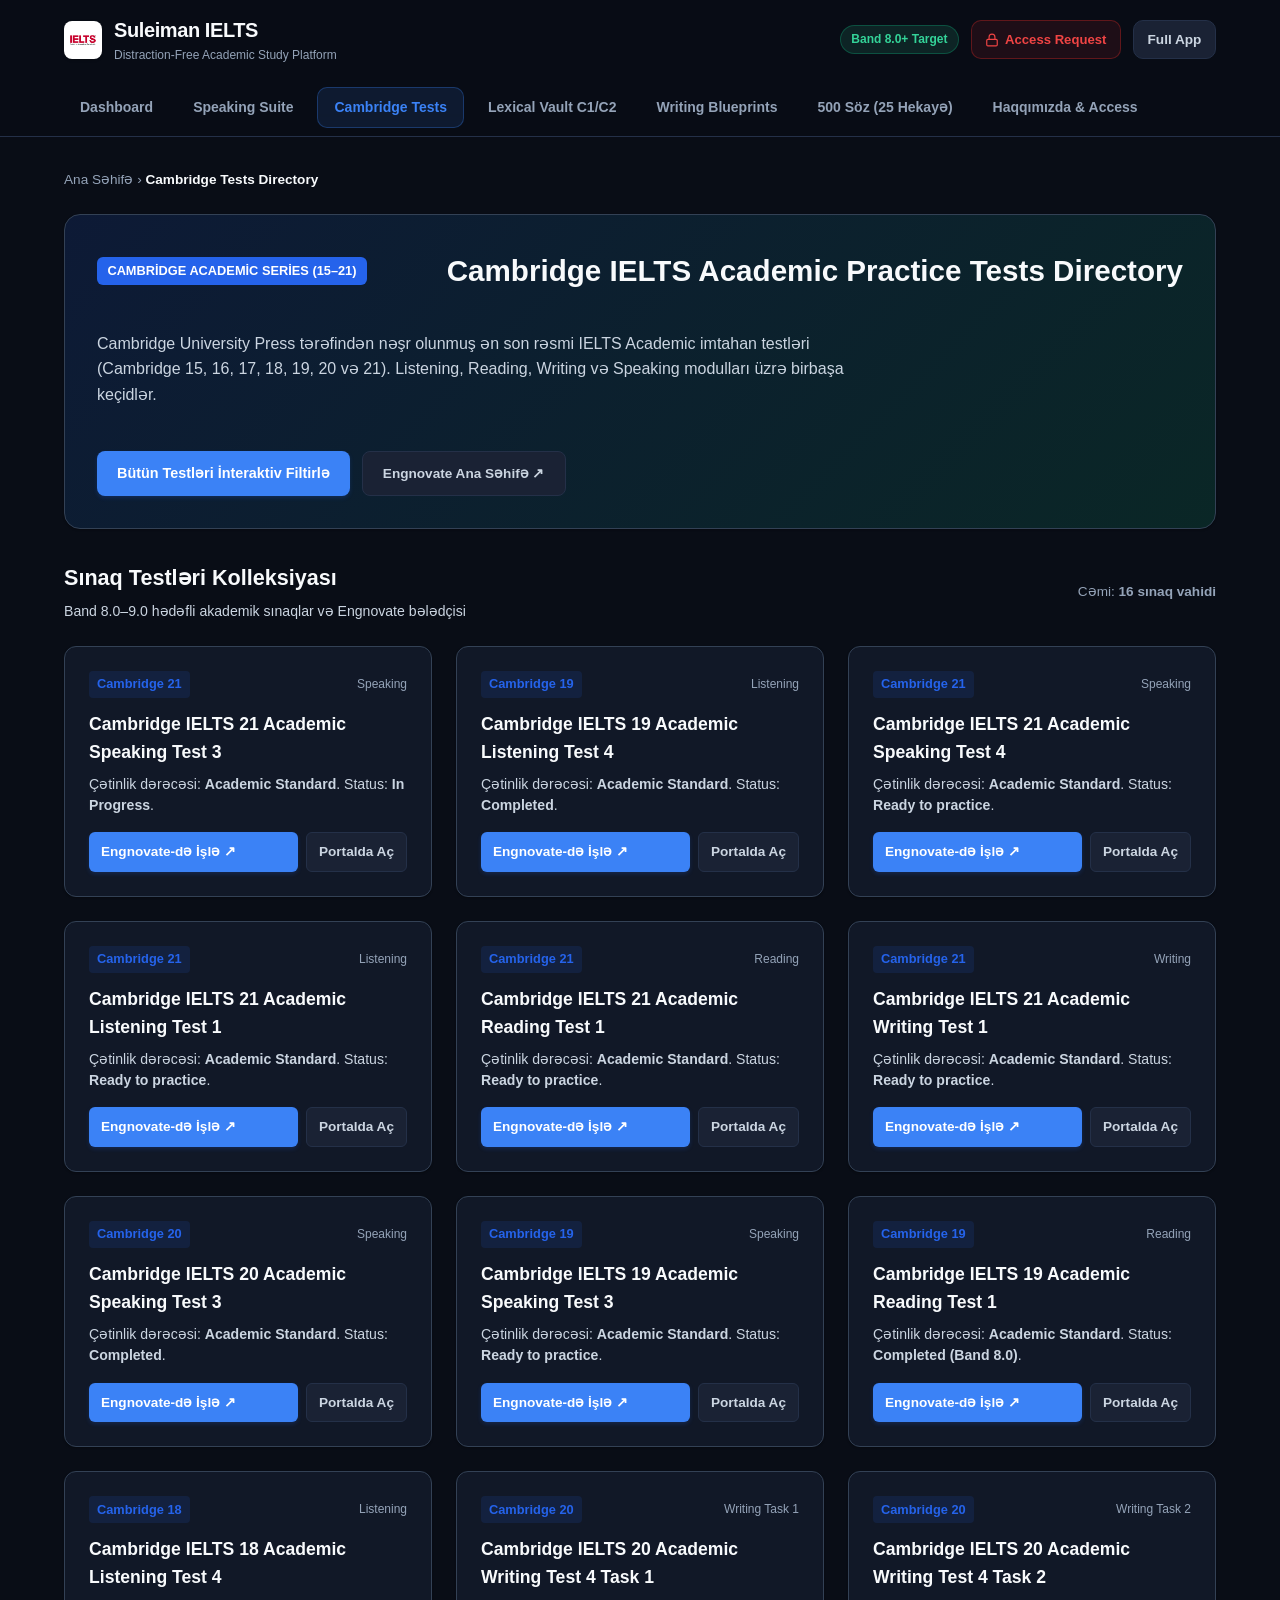
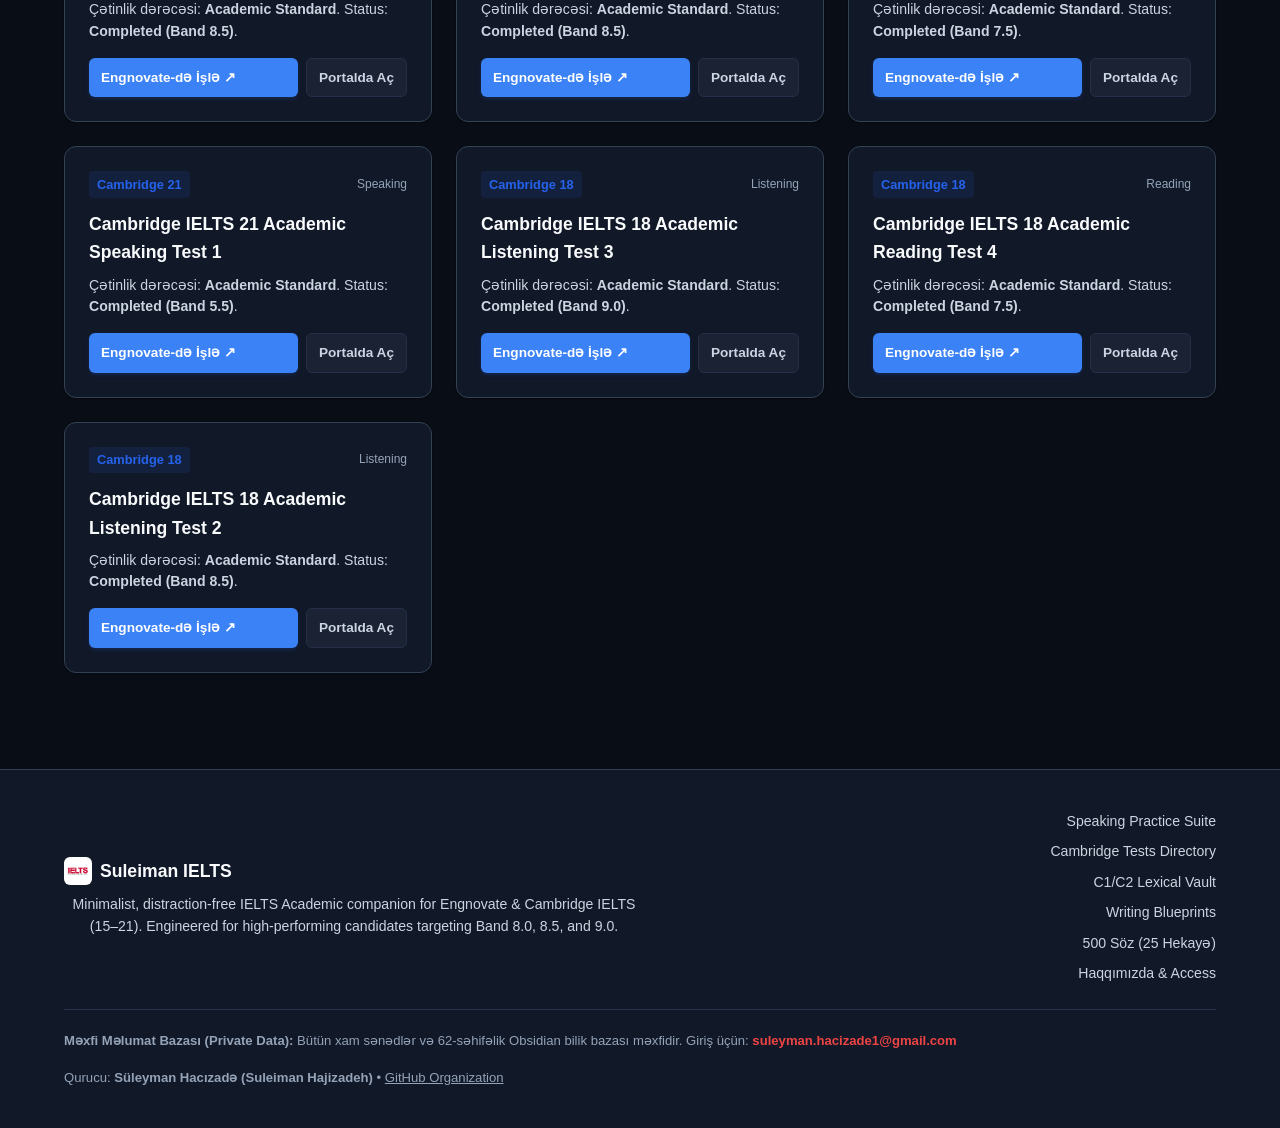
<file: tests/index.html>
<!DOCTYPE html>
<html lang="az" data-theme="dark" prefix="og: http://ogp.me/ns#">
<head>
  <meta charset="UTF-8" />
  <meta name="viewport" content="width=device-width, initial-scale=1.0" />
  
  <!-- Primary SEO Meta Tags -->
  <title>Cambridge IELTS Academic Practice Tests (15–21) Directory | Suleiman IELTS</title>
  <meta name="title" content="Cambridge IELTS Academic Practice Tests (15–21) Directory | Suleiman IELTS" />
  <meta name="description" content="Complete catalogue of Cambridge IELTS Academic Practice Tests 15 to 21 with direct Engnovate links, listening tracks, reading passages, writing tasks, and speaking cue cards." />
  <meta name="keywords" content="Cambridge IELTS, Cambridge IELTS 15, Cambridge IELTS 16, Cambridge IELTS 17, Cambridge IELTS 18, Cambridge IELTS 19, Cambridge IELTS 20, Cambridge IELTS 21, Academic Practice Tests, Engnovate Tests, Suleiman IELTS" />
  <meta name="author" content="Suleiman Hajizadeh" />
  <link rel="canonical" href="https://suleimanielts.github.io/tests/" />

  <!-- Crawling & Search Engine Directives -->
  <meta name="robots" content="index, follow, max-snippet:-1, max-image-preview:large, max-video-preview:-1" />
  <meta name="googlebot" content="index, follow, max-snippet:-1, max-image-preview:large, max-video-preview:-1" />
  <meta name="bingbot" content="index, follow, max-snippet:-1, max-image-preview:large, max-video-preview:-1" />
  <meta name="yandex" content="index, follow" />
  <meta name="baiduspider" content="index, follow" />
  <meta name="duckduckbot" content="index, follow" />

  <!-- Alternate Language Tags -->
  <link rel="alternate" hreflang="az" href="https://suleimanielts.github.io/tests/" />
  <link rel="alternate" hreflang="en" href="https://suleimanielts.github.io/tests/" />
  <link rel="alternate" hreflang="x-default" href="https://suleimanielts.github.io/tests/" />

  <!-- Geographic & Locale Metadata -->
  <meta name="geo.region" content="AZ" />
  <meta name="geo.placename" content="Baku" />
  <meta name="geo.position" content="40.4093;49.8671" />
  <meta name="ICBM" content="40.4093, 49.8671" />
  <meta name="language" content="Azerbaijani, English" />

  <!-- Open Graph / Facebook -->
  <meta property="og:type" content="website" />
  <meta property="og:site_name" content="Suleiman IELTS" />
  <meta property="og:title" content="Cambridge IELTS Academic Practice Tests (15–21) Directory | Suleiman IELTS" />
  <meta property="og:description" content="Complete catalogue of Cambridge IELTS Academic Practice Tests 15 to 21 with direct Engnovate links, listening tracks, reading passages, writing tasks, and speaking cue cards." />
  <meta property="og:url" content="https://suleimanielts.github.io/tests/" />
  <meta property="og:image" content="https://suleimanielts.github.io/assets/ielts_logo_badge_square.png" />
  <meta property="og:image:secure_url" content="https://suleimanielts.github.io/assets/ielts_logo_badge_square.png" />
  <meta property="og:image:width" content="1000" />
  <meta property="og:image:height" content="1000" />
  <meta property="og:image:alt" content="Suleiman IELTS Emblem" />
  <meta property="og:locale" content="az_AZ" />
  <meta property="og:locale:alternate" content="en_US" />

  <!-- Twitter Card -->
  <meta name="twitter:card" content="summary_large_image" />
  <meta name="twitter:site" content="@SuleimanHajizadeh" />
  <meta name="twitter:creator" content="@SuleimanHajizadeh" />
  <meta name="twitter:title" content="Cambridge IELTS Academic Practice Tests (15–21) Directory | Suleiman IELTS" />
  <meta name="twitter:description" content="Complete catalogue of Cambridge IELTS Academic Practice Tests 15 to 21 with direct Engnovate links, listening tracks, reading passages, writing tasks, and speaking cue cards." />
  <meta name="twitter:image" content="https://suleimanielts.github.io/assets/ielts_logo_badge_square.png" />

  <!-- Icons & Web App Manifest -->
  <link rel="icon" type="image/png" sizes="64x64" href="/favicon.png" />
  <link rel="apple-touch-icon" sizes="180x180" href="/apple-touch-icon.png" />
  <link rel="manifest" href="/manifest.json" />
  <meta name="theme-color" content="#dc2626" />
  <meta name="apple-mobile-web-app-capable" content="yes" />
  <meta name="apple-mobile-web-app-status-bar-style" content="black-translucent" />
  <meta name="apple-mobile-web-app-title" content="SuleimanIELTS" />

  <!-- Stylesheet -->
  <link rel="stylesheet" href="/css/style.css" />

  <!-- JSON-LD Structured Data Schema -->
  <script type="application/ld+json">
{
  "@context": "https://schema.org",
  "@graph": [
    {
      "@type": "ItemList",
      "@id": "https://suleimanielts.github.io/tests/#list",
      "name": "Cambridge IELTS Academic Practice Tests 15–21 Directory",
      "description": "Comprehensive catalogue of Cambridge Academic IELTS Practice Tests 15 through 21 with direct interactive links.",
      "numberOfItems": 16,
      "itemListElement": [
        {
          "@type": "ListItem",
          "position": 1,
          "name": "Cambridge IELTS 21 Academic Speaking Test 3",
          "url": "https://engnovate.com/ielts-speaking-tests/cambridge-ielts-21-academic-speaking-test-3/"
        },
        {
          "@type": "ListItem",
          "position": 2,
          "name": "Cambridge IELTS 19 Academic Listening Test 4",
          "url": "https://engnovate.com/ielts-listening-tests/cambridge-ielts-19-academic-listening-test-4/"
        },
        {
          "@type": "ListItem",
          "position": 3,
          "name": "Cambridge IELTS 21 Academic Speaking Test 4",
          "url": "https://engnovate.com/ielts-speaking-tests/cambridge-ielts-21-academic-speaking-test-4/"
        },
        {
          "@type": "ListItem",
          "position": 4,
          "name": "Cambridge IELTS 21 Academic Listening Test 1",
          "url": "https://engnovate.com/ielts-listening-tests/cambridge-ielts-21-academic-listening-test-1/"
        },
        {
          "@type": "ListItem",
          "position": 5,
          "name": "Cambridge IELTS 21 Academic Reading Test 1",
          "url": "https://engnovate.com/ielts-reading-tests/cambridge-ielts-21-academic-reading-test-1/"
        },
        {
          "@type": "ListItem",
          "position": 6,
          "name": "Cambridge IELTS 21 Academic Writing Test 1",
          "url": "https://engnovate.com/ielts-writing-tests/cambridge-ielts-21-academic-writing-test-1/"
        },
        {
          "@type": "ListItem",
          "position": 7,
          "name": "Cambridge IELTS 20 Academic Speaking Test 3",
          "url": "https://engnovate.com/ielts-speaking-tests/cambridge-ielts-20-academic-speaking-test-3/"
        },
        {
          "@type": "ListItem",
          "position": 8,
          "name": "Cambridge IELTS 19 Academic Speaking Test 3",
          "url": "https://engnovate.com/ielts-speaking-tests/cambridge-ielts-19-academic-speaking-test-3/"
        },
        {
          "@type": "ListItem",
          "position": 9,
          "name": "Cambridge IELTS 19 Academic Reading Test 1",
          "url": "https://engnovate.com/ielts-reading-tests/cambridge-ielts-19-academic-reading-test-1/"
        },
        {
          "@type": "ListItem",
          "position": 10,
          "name": "Cambridge IELTS 18 Academic Listening Test 4",
          "url": "https://engnovate.com/ielts-listening-tests/cambridge-ielts-18-academic-listening-test-4/"
        },
        {
          "@type": "ListItem",
          "position": 11,
          "name": "Cambridge IELTS 20 Academic Writing Test 4 Task 1",
          "url": "https://engnovate.com/ielts-writing-tests/cambridge-ielts-20-academic-writing-test-4/"
        },
        {
          "@type": "ListItem",
          "position": 12,
          "name": "Cambridge IELTS 20 Academic Writing Test 4 Task 2",
          "url": "https://engnovate.com/ielts-writing-tests/cambridge-ielts-20-academic-writing-test-4/"
        },
        {
          "@type": "ListItem",
          "position": 13,
          "name": "Cambridge IELTS 21 Academic Speaking Test 1",
          "url": "https://engnovate.com/ielts-speaking-tests/cambridge-ielts-21-academic-speaking-test-1/"
        },
        {
          "@type": "ListItem",
          "position": 14,
          "name": "Cambridge IELTS 18 Academic Listening Test 3",
          "url": "https://engnovate.com/ielts-listening-tests/cambridge-ielts-18-academic-listening-test-3/"
        },
        {
          "@type": "ListItem",
          "position": 15,
          "name": "Cambridge IELTS 18 Academic Reading Test 4",
          "url": "https://engnovate.com/ielts-reading-tests/cambridge-ielts-18-academic-reading-test-4/"
        },
        {
          "@type": "ListItem",
          "position": 16,
          "name": "Cambridge IELTS 18 Academic Listening Test 2",
          "url": "https://engnovate.com/ielts-listening-tests/cambridge-ielts-18-academic-listening-test-2/"
        }
      ]
    },
    {
      "@type": "BreadcrumbList",
      "@id": "https://suleimanielts.github.io/tests/#breadcrumbs",
      "itemListElement": [
        {
          "@type": "ListItem",
          "position": 1,
          "name": "Ana Səhifə",
          "item": "https://suleimanielts.github.io/"
        },
        {
          "@type": "ListItem",
          "position": 2,
          "name": "Cambridge Tests Directory",
          "item": "https://suleimanielts.github.io/tests/"
        }
      ]
    }
  ]
}
  </script>
</head>
<body>
  <!-- Top Sticky Glass Header -->
  <header class="site-header">
    <div class="app-container">
      <div class="header-inner">
        <a href="/" class="brand-wrapper" style="text-decoration: none; color: inherit;">
          <img src="/assets/ielts_logo_avatar_square.png" alt="Suleiman IELTS Logo" style="width: 38px; height: 38px; border-radius: 8px; object-fit: contain; background: #ffffff; padding: 2px; box-shadow: 0 1px 3px rgba(0,0,0,0.2);" />
          <div>
            <h1 class="brand-title">Suleiman IELTS</h1>
            <span class="brand-subtitle">Distraction-Free Academic Study Platform</span>
          </div>
        </a>

        <div class="header-actions">
          <span class="target-badge">Band 8.0+ Target</span>

          <a href="mailto:suleyman.hacizade1@gmail.com?subject=Access%20Request%20-%20SuleimanIELTS%20Private%20Data" class="action-btn" title="Məxfi Baza Giriş Müraciəti (Private Data Access Request)" style="text-decoration: none; display: inline-flex; align-items: center; gap: 0.35rem; font-size: 0.82rem; font-weight: 600; background: rgba(220, 38, 38, 0.1); border: 1px solid rgba(220, 38, 38, 0.35); color: #ef4444;">
            <svg width="14" height="14" viewBox="0 0 24 24" fill="none" stroke="currentColor" stroke-width="2">
              <rect x="3" y="11" width="18" height="11" rx="2" ry="2"></rect>
              <path d="M7 11V7a5 5 0 0 1 10 0v4"></path>
            </svg>
            <span>Access Request</span>
          </a>

          <a href="/" class="action-btn" title="Ana Portal &amp; Tam İnteraktiv Rejim" style="text-decoration: none;">
            <span>Full App</span>
          </a>
        </div>
      </div>

      <!-- Navigation Bar -->
      <nav class="nav-tabs" style="overflow-x: auto; white-space: nowrap;">
<a href="/" class="tab-btn" style="text-decoration: none; display: inline-flex; align-items: center; gap: 0.4rem;"><span>Dashboard</span></a>
<a href="/speaking/" class="tab-btn" style="text-decoration: none; display: inline-flex; align-items: center; gap: 0.4rem;"><span>Speaking Suite</span></a>
<a href="/tests/" class="tab-btn active" style="text-decoration: none; display: inline-flex; align-items: center; gap: 0.4rem;"><span>Cambridge Tests</span></a>
<a href="/vault/" class="tab-btn" style="text-decoration: none; display: inline-flex; align-items: center; gap: 0.4rem;"><span>Lexical Vault C1/C2</span></a>
<a href="/writing/" class="tab-btn" style="text-decoration: none; display: inline-flex; align-items: center; gap: 0.4rem;"><span>Writing Blueprints</span></a>
<a href="/stories/" class="tab-btn" style="text-decoration: none; display: inline-flex; align-items: center; gap: 0.4rem;"><span>500 Söz (25 Hekayə)</span></a>
<a href="/about/" class="tab-btn" style="text-decoration: none; display: inline-flex; align-items: center; gap: 0.4rem;"><span>Haqqımızda & Access</span></a>
      </nav>
    </div>
  </header>

  <main class="app-container" style="padding-top: 2rem; padding-bottom: 2rem;">
    <!-- Breadcrumb -->
    <nav aria-label="Breadcrumb" style="margin-bottom: 1.5rem; font-size: 0.85rem; color: var(--text-muted);">
      <a href="/" style="color: inherit; text-decoration: none;">Ana Səhifə</a> &rsaquo; 
      <span style="color: var(--text-primary); font-weight: 600;">Cambridge Tests Directory</span>
    </nav>

    <div class="hero-banner" style="background: linear-gradient(135deg, rgba(37, 99, 235, 0.15), rgba(16, 185, 129, 0.15)); border: 1px solid var(--border-medium); border-radius: 16px; padding: 2rem; margin-bottom: 2rem;">
      <span class="module-badge" style="background: #2563eb; color: #fff; padding: 0.25rem 0.65rem; border-radius: 6px; font-size: 0.8rem; font-weight: 700; display: inline-block; margin-bottom: 0.75rem;">Cambridge Academic Series (15–21)</span>
      <h1 style="font-size: 1.85rem; font-weight: 800; margin-bottom: 0.75rem;">Cambridge IELTS Academic Practice Tests Directory</h1>
      <p style="color: var(--text-secondary); font-size: 1rem; max-width: 780px; line-height: 1.6; margin-bottom: 1.25rem;">
        Cambridge University Press tərəfindən nəşr olunmuş ən son rəsmi IELTS Academic imtahan testləri (Cambridge 15, 16, 17, 18, 19, 20 və 21). Listening, Reading, Writing və Speaking modulları üzrə birbaşa keçidlər.
      </p>
      <div style="display: flex; gap: 0.75rem; flex-wrap: wrap;">
        <a href="/#view-tests" class="btn-primary" style="padding: 0.65rem 1.25rem; text-decoration: none; border-radius: 8px;">Bütün Testləri İnteraktiv Filtirlə</a>
        <a href="https://engnovate.com" target="_blank" rel="noopener noreferrer" class="action-btn" style="padding: 0.65rem 1.25rem; text-decoration: none; border-radius: 8px;">Engnovate Ana Səhifə ↗</a>
      </div>
    </div>

    <section>
      <div style="display: flex; justify-content: space-between; align-items: center; margin-bottom: 1.5rem; flex-wrap: wrap; gap: 0.5rem;">
        <div>
          <h2 style="font-size: 1.35rem; font-weight: 800; margin: 0;">Sınaq Testləri Kolleksiyası</h2>
          <p style="color: var(--text-secondary); font-size: 0.88rem; margin: 0.25rem 0 0 0;">Band 8.0–9.0 hədəfli akademik sınaqlar və Engnovate bələdçisi</p>
        </div>
        <span style="font-size: 0.85rem; color: var(--text-muted);">Cəmi: <strong>16 sınaq vahidi</strong></span>
      </div>

      <div class="grid-3" style="display: grid; grid-template-columns: repeat(auto-fill, minmax(320px, 1fr)); gap: 1.5rem;">

        <div class="card" style="padding: 1.5rem; background: var(--bg-surface); border: 1px solid var(--border-medium); border-radius: 12px; display: flex; flex-direction: column; justify-content: space-between;">
          <div>
            <div style="display: flex; justify-content: space-between; align-items: center; margin-bottom: 0.75rem;">
              <span style="font-size: 0.8rem; font-weight: 700; background: rgba(37, 99, 235, 0.12); color: #2563eb; padding: 0.2rem 0.5rem; border-radius: 4px;">Cambridge 21</span>
              <span style="font-size: 0.75rem; color: var(--text-muted);">Speaking</span>
            </div>
            <h3 style="font-size: 1.1rem; font-weight: 700; color: var(--text-primary); margin-bottom: 0.5rem;">Cambridge IELTS 21 Academic Speaking Test 3</h3>
            <p style="font-size: 0.88rem; color: var(--text-secondary); line-height: 1.5; margin-bottom: 1rem;">
              Çətinlik dərəcəsi: <strong>Academic Standard</strong>. Status: <strong>In Progress</strong>.
            </p>
          </div>
          <div style="display: flex; gap: 0.5rem; flex-wrap: wrap;">
            <a href="https://engnovate.com/ielts-speaking-tests/cambridge-ielts-21-academic-speaking-test-3/" target="_blank" rel="noopener noreferrer" class="btn-primary" style="flex: 1; text-align: center; font-size: 0.85rem; padding: 0.5rem 0.75rem; text-decoration: none; border-radius: 6px;">Engnovate-də İşlə ↗</a>
            <a href="/#view-tests" class="action-btn" style="font-size: 0.85rem; padding: 0.5rem 0.75rem; text-decoration: none; border-radius: 6px;">Portalda Aç</a>
          </div>
        </div>
        <div class="card" style="padding: 1.5rem; background: var(--bg-surface); border: 1px solid var(--border-medium); border-radius: 12px; display: flex; flex-direction: column; justify-content: space-between;">
          <div>
            <div style="display: flex; justify-content: space-between; align-items: center; margin-bottom: 0.75rem;">
              <span style="font-size: 0.8rem; font-weight: 700; background: rgba(37, 99, 235, 0.12); color: #2563eb; padding: 0.2rem 0.5rem; border-radius: 4px;">Cambridge 19</span>
              <span style="font-size: 0.75rem; color: var(--text-muted);">Listening</span>
            </div>
            <h3 style="font-size: 1.1rem; font-weight: 700; color: var(--text-primary); margin-bottom: 0.5rem;">Cambridge IELTS 19 Academic Listening Test 4</h3>
            <p style="font-size: 0.88rem; color: var(--text-secondary); line-height: 1.5; margin-bottom: 1rem;">
              Çətinlik dərəcəsi: <strong>Academic Standard</strong>. Status: <strong>Completed</strong>.
            </p>
          </div>
          <div style="display: flex; gap: 0.5rem; flex-wrap: wrap;">
            <a href="https://engnovate.com/ielts-listening-tests/cambridge-ielts-19-academic-listening-test-4/" target="_blank" rel="noopener noreferrer" class="btn-primary" style="flex: 1; text-align: center; font-size: 0.85rem; padding: 0.5rem 0.75rem; text-decoration: none; border-radius: 6px;">Engnovate-də İşlə ↗</a>
            <a href="/#view-tests" class="action-btn" style="font-size: 0.85rem; padding: 0.5rem 0.75rem; text-decoration: none; border-radius: 6px;">Portalda Aç</a>
          </div>
        </div>
        <div class="card" style="padding: 1.5rem; background: var(--bg-surface); border: 1px solid var(--border-medium); border-radius: 12px; display: flex; flex-direction: column; justify-content: space-between;">
          <div>
            <div style="display: flex; justify-content: space-between; align-items: center; margin-bottom: 0.75rem;">
              <span style="font-size: 0.8rem; font-weight: 700; background: rgba(37, 99, 235, 0.12); color: #2563eb; padding: 0.2rem 0.5rem; border-radius: 4px;">Cambridge 21</span>
              <span style="font-size: 0.75rem; color: var(--text-muted);">Speaking</span>
            </div>
            <h3 style="font-size: 1.1rem; font-weight: 700; color: var(--text-primary); margin-bottom: 0.5rem;">Cambridge IELTS 21 Academic Speaking Test 4</h3>
            <p style="font-size: 0.88rem; color: var(--text-secondary); line-height: 1.5; margin-bottom: 1rem;">
              Çətinlik dərəcəsi: <strong>Academic Standard</strong>. Status: <strong>Ready to practice</strong>.
            </p>
          </div>
          <div style="display: flex; gap: 0.5rem; flex-wrap: wrap;">
            <a href="https://engnovate.com/ielts-speaking-tests/cambridge-ielts-21-academic-speaking-test-4/" target="_blank" rel="noopener noreferrer" class="btn-primary" style="flex: 1; text-align: center; font-size: 0.85rem; padding: 0.5rem 0.75rem; text-decoration: none; border-radius: 6px;">Engnovate-də İşlə ↗</a>
            <a href="/#view-tests" class="action-btn" style="font-size: 0.85rem; padding: 0.5rem 0.75rem; text-decoration: none; border-radius: 6px;">Portalda Aç</a>
          </div>
        </div>
        <div class="card" style="padding: 1.5rem; background: var(--bg-surface); border: 1px solid var(--border-medium); border-radius: 12px; display: flex; flex-direction: column; justify-content: space-between;">
          <div>
            <div style="display: flex; justify-content: space-between; align-items: center; margin-bottom: 0.75rem;">
              <span style="font-size: 0.8rem; font-weight: 700; background: rgba(37, 99, 235, 0.12); color: #2563eb; padding: 0.2rem 0.5rem; border-radius: 4px;">Cambridge 21</span>
              <span style="font-size: 0.75rem; color: var(--text-muted);">Listening</span>
            </div>
            <h3 style="font-size: 1.1rem; font-weight: 700; color: var(--text-primary); margin-bottom: 0.5rem;">Cambridge IELTS 21 Academic Listening Test 1</h3>
            <p style="font-size: 0.88rem; color: var(--text-secondary); line-height: 1.5; margin-bottom: 1rem;">
              Çətinlik dərəcəsi: <strong>Academic Standard</strong>. Status: <strong>Ready to practice</strong>.
            </p>
          </div>
          <div style="display: flex; gap: 0.5rem; flex-wrap: wrap;">
            <a href="https://engnovate.com/ielts-listening-tests/cambridge-ielts-21-academic-listening-test-1/" target="_blank" rel="noopener noreferrer" class="btn-primary" style="flex: 1; text-align: center; font-size: 0.85rem; padding: 0.5rem 0.75rem; text-decoration: none; border-radius: 6px;">Engnovate-də İşlə ↗</a>
            <a href="/#view-tests" class="action-btn" style="font-size: 0.85rem; padding: 0.5rem 0.75rem; text-decoration: none; border-radius: 6px;">Portalda Aç</a>
          </div>
        </div>
        <div class="card" style="padding: 1.5rem; background: var(--bg-surface); border: 1px solid var(--border-medium); border-radius: 12px; display: flex; flex-direction: column; justify-content: space-between;">
          <div>
            <div style="display: flex; justify-content: space-between; align-items: center; margin-bottom: 0.75rem;">
              <span style="font-size: 0.8rem; font-weight: 700; background: rgba(37, 99, 235, 0.12); color: #2563eb; padding: 0.2rem 0.5rem; border-radius: 4px;">Cambridge 21</span>
              <span style="font-size: 0.75rem; color: var(--text-muted);">Reading</span>
            </div>
            <h3 style="font-size: 1.1rem; font-weight: 700; color: var(--text-primary); margin-bottom: 0.5rem;">Cambridge IELTS 21 Academic Reading Test 1</h3>
            <p style="font-size: 0.88rem; color: var(--text-secondary); line-height: 1.5; margin-bottom: 1rem;">
              Çətinlik dərəcəsi: <strong>Academic Standard</strong>. Status: <strong>Ready to practice</strong>.
            </p>
          </div>
          <div style="display: flex; gap: 0.5rem; flex-wrap: wrap;">
            <a href="https://engnovate.com/ielts-reading-tests/cambridge-ielts-21-academic-reading-test-1/" target="_blank" rel="noopener noreferrer" class="btn-primary" style="flex: 1; text-align: center; font-size: 0.85rem; padding: 0.5rem 0.75rem; text-decoration: none; border-radius: 6px;">Engnovate-də İşlə ↗</a>
            <a href="/#view-tests" class="action-btn" style="font-size: 0.85rem; padding: 0.5rem 0.75rem; text-decoration: none; border-radius: 6px;">Portalda Aç</a>
          </div>
        </div>
        <div class="card" style="padding: 1.5rem; background: var(--bg-surface); border: 1px solid var(--border-medium); border-radius: 12px; display: flex; flex-direction: column; justify-content: space-between;">
          <div>
            <div style="display: flex; justify-content: space-between; align-items: center; margin-bottom: 0.75rem;">
              <span style="font-size: 0.8rem; font-weight: 700; background: rgba(37, 99, 235, 0.12); color: #2563eb; padding: 0.2rem 0.5rem; border-radius: 4px;">Cambridge 21</span>
              <span style="font-size: 0.75rem; color: var(--text-muted);">Writing</span>
            </div>
            <h3 style="font-size: 1.1rem; font-weight: 700; color: var(--text-primary); margin-bottom: 0.5rem;">Cambridge IELTS 21 Academic Writing Test 1</h3>
            <p style="font-size: 0.88rem; color: var(--text-secondary); line-height: 1.5; margin-bottom: 1rem;">
              Çətinlik dərəcəsi: <strong>Academic Standard</strong>. Status: <strong>Ready to practice</strong>.
            </p>
          </div>
          <div style="display: flex; gap: 0.5rem; flex-wrap: wrap;">
            <a href="https://engnovate.com/ielts-writing-tests/cambridge-ielts-21-academic-writing-test-1/" target="_blank" rel="noopener noreferrer" class="btn-primary" style="flex: 1; text-align: center; font-size: 0.85rem; padding: 0.5rem 0.75rem; text-decoration: none; border-radius: 6px;">Engnovate-də İşlə ↗</a>
            <a href="/#view-tests" class="action-btn" style="font-size: 0.85rem; padding: 0.5rem 0.75rem; text-decoration: none; border-radius: 6px;">Portalda Aç</a>
          </div>
        </div>
        <div class="card" style="padding: 1.5rem; background: var(--bg-surface); border: 1px solid var(--border-medium); border-radius: 12px; display: flex; flex-direction: column; justify-content: space-between;">
          <div>
            <div style="display: flex; justify-content: space-between; align-items: center; margin-bottom: 0.75rem;">
              <span style="font-size: 0.8rem; font-weight: 700; background: rgba(37, 99, 235, 0.12); color: #2563eb; padding: 0.2rem 0.5rem; border-radius: 4px;">Cambridge 20</span>
              <span style="font-size: 0.75rem; color: var(--text-muted);">Speaking</span>
            </div>
            <h3 style="font-size: 1.1rem; font-weight: 700; color: var(--text-primary); margin-bottom: 0.5rem;">Cambridge IELTS 20 Academic Speaking Test 3</h3>
            <p style="font-size: 0.88rem; color: var(--text-secondary); line-height: 1.5; margin-bottom: 1rem;">
              Çətinlik dərəcəsi: <strong>Academic Standard</strong>. Status: <strong>Completed</strong>.
            </p>
          </div>
          <div style="display: flex; gap: 0.5rem; flex-wrap: wrap;">
            <a href="https://engnovate.com/ielts-speaking-tests/cambridge-ielts-20-academic-speaking-test-3/" target="_blank" rel="noopener noreferrer" class="btn-primary" style="flex: 1; text-align: center; font-size: 0.85rem; padding: 0.5rem 0.75rem; text-decoration: none; border-radius: 6px;">Engnovate-də İşlə ↗</a>
            <a href="/#view-tests" class="action-btn" style="font-size: 0.85rem; padding: 0.5rem 0.75rem; text-decoration: none; border-radius: 6px;">Portalda Aç</a>
          </div>
        </div>
        <div class="card" style="padding: 1.5rem; background: var(--bg-surface); border: 1px solid var(--border-medium); border-radius: 12px; display: flex; flex-direction: column; justify-content: space-between;">
          <div>
            <div style="display: flex; justify-content: space-between; align-items: center; margin-bottom: 0.75rem;">
              <span style="font-size: 0.8rem; font-weight: 700; background: rgba(37, 99, 235, 0.12); color: #2563eb; padding: 0.2rem 0.5rem; border-radius: 4px;">Cambridge 19</span>
              <span style="font-size: 0.75rem; color: var(--text-muted);">Speaking</span>
            </div>
            <h3 style="font-size: 1.1rem; font-weight: 700; color: var(--text-primary); margin-bottom: 0.5rem;">Cambridge IELTS 19 Academic Speaking Test 3</h3>
            <p style="font-size: 0.88rem; color: var(--text-secondary); line-height: 1.5; margin-bottom: 1rem;">
              Çətinlik dərəcəsi: <strong>Academic Standard</strong>. Status: <strong>Ready to practice</strong>.
            </p>
          </div>
          <div style="display: flex; gap: 0.5rem; flex-wrap: wrap;">
            <a href="https://engnovate.com/ielts-speaking-tests/cambridge-ielts-19-academic-speaking-test-3/" target="_blank" rel="noopener noreferrer" class="btn-primary" style="flex: 1; text-align: center; font-size: 0.85rem; padding: 0.5rem 0.75rem; text-decoration: none; border-radius: 6px;">Engnovate-də İşlə ↗</a>
            <a href="/#view-tests" class="action-btn" style="font-size: 0.85rem; padding: 0.5rem 0.75rem; text-decoration: none; border-radius: 6px;">Portalda Aç</a>
          </div>
        </div>
        <div class="card" style="padding: 1.5rem; background: var(--bg-surface); border: 1px solid var(--border-medium); border-radius: 12px; display: flex; flex-direction: column; justify-content: space-between;">
          <div>
            <div style="display: flex; justify-content: space-between; align-items: center; margin-bottom: 0.75rem;">
              <span style="font-size: 0.8rem; font-weight: 700; background: rgba(37, 99, 235, 0.12); color: #2563eb; padding: 0.2rem 0.5rem; border-radius: 4px;">Cambridge 19</span>
              <span style="font-size: 0.75rem; color: var(--text-muted);">Reading</span>
            </div>
            <h3 style="font-size: 1.1rem; font-weight: 700; color: var(--text-primary); margin-bottom: 0.5rem;">Cambridge IELTS 19 Academic Reading Test 1</h3>
            <p style="font-size: 0.88rem; color: var(--text-secondary); line-height: 1.5; margin-bottom: 1rem;">
              Çətinlik dərəcəsi: <strong>Academic Standard</strong>. Status: <strong>Completed (Band 8.0)</strong>.
            </p>
          </div>
          <div style="display: flex; gap: 0.5rem; flex-wrap: wrap;">
            <a href="https://engnovate.com/ielts-reading-tests/cambridge-ielts-19-academic-reading-test-1/" target="_blank" rel="noopener noreferrer" class="btn-primary" style="flex: 1; text-align: center; font-size: 0.85rem; padding: 0.5rem 0.75rem; text-decoration: none; border-radius: 6px;">Engnovate-də İşlə ↗</a>
            <a href="/#view-tests" class="action-btn" style="font-size: 0.85rem; padding: 0.5rem 0.75rem; text-decoration: none; border-radius: 6px;">Portalda Aç</a>
          </div>
        </div>
        <div class="card" style="padding: 1.5rem; background: var(--bg-surface); border: 1px solid var(--border-medium); border-radius: 12px; display: flex; flex-direction: column; justify-content: space-between;">
          <div>
            <div style="display: flex; justify-content: space-between; align-items: center; margin-bottom: 0.75rem;">
              <span style="font-size: 0.8rem; font-weight: 700; background: rgba(37, 99, 235, 0.12); color: #2563eb; padding: 0.2rem 0.5rem; border-radius: 4px;">Cambridge 18</span>
              <span style="font-size: 0.75rem; color: var(--text-muted);">Listening</span>
            </div>
            <h3 style="font-size: 1.1rem; font-weight: 700; color: var(--text-primary); margin-bottom: 0.5rem;">Cambridge IELTS 18 Academic Listening Test 4</h3>
            <p style="font-size: 0.88rem; color: var(--text-secondary); line-height: 1.5; margin-bottom: 1rem;">
              Çətinlik dərəcəsi: <strong>Academic Standard</strong>. Status: <strong>Completed (Band 8.5)</strong>.
            </p>
          </div>
          <div style="display: flex; gap: 0.5rem; flex-wrap: wrap;">
            <a href="https://engnovate.com/ielts-listening-tests/cambridge-ielts-18-academic-listening-test-4/" target="_blank" rel="noopener noreferrer" class="btn-primary" style="flex: 1; text-align: center; font-size: 0.85rem; padding: 0.5rem 0.75rem; text-decoration: none; border-radius: 6px;">Engnovate-də İşlə ↗</a>
            <a href="/#view-tests" class="action-btn" style="font-size: 0.85rem; padding: 0.5rem 0.75rem; text-decoration: none; border-radius: 6px;">Portalda Aç</a>
          </div>
        </div>
        <div class="card" style="padding: 1.5rem; background: var(--bg-surface); border: 1px solid var(--border-medium); border-radius: 12px; display: flex; flex-direction: column; justify-content: space-between;">
          <div>
            <div style="display: flex; justify-content: space-between; align-items: center; margin-bottom: 0.75rem;">
              <span style="font-size: 0.8rem; font-weight: 700; background: rgba(37, 99, 235, 0.12); color: #2563eb; padding: 0.2rem 0.5rem; border-radius: 4px;">Cambridge 20</span>
              <span style="font-size: 0.75rem; color: var(--text-muted);">Writing Task 1</span>
            </div>
            <h3 style="font-size: 1.1rem; font-weight: 700; color: var(--text-primary); margin-bottom: 0.5rem;">Cambridge IELTS 20 Academic Writing Test 4 Task 1</h3>
            <p style="font-size: 0.88rem; color: var(--text-secondary); line-height: 1.5; margin-bottom: 1rem;">
              Çətinlik dərəcəsi: <strong>Academic Standard</strong>. Status: <strong>Completed (Band 8.5)</strong>.
            </p>
          </div>
          <div style="display: flex; gap: 0.5rem; flex-wrap: wrap;">
            <a href="https://engnovate.com/ielts-writing-tests/cambridge-ielts-20-academic-writing-test-4/" target="_blank" rel="noopener noreferrer" class="btn-primary" style="flex: 1; text-align: center; font-size: 0.85rem; padding: 0.5rem 0.75rem; text-decoration: none; border-radius: 6px;">Engnovate-də İşlə ↗</a>
            <a href="/#view-tests" class="action-btn" style="font-size: 0.85rem; padding: 0.5rem 0.75rem; text-decoration: none; border-radius: 6px;">Portalda Aç</a>
          </div>
        </div>
        <div class="card" style="padding: 1.5rem; background: var(--bg-surface); border: 1px solid var(--border-medium); border-radius: 12px; display: flex; flex-direction: column; justify-content: space-between;">
          <div>
            <div style="display: flex; justify-content: space-between; align-items: center; margin-bottom: 0.75rem;">
              <span style="font-size: 0.8rem; font-weight: 700; background: rgba(37, 99, 235, 0.12); color: #2563eb; padding: 0.2rem 0.5rem; border-radius: 4px;">Cambridge 20</span>
              <span style="font-size: 0.75rem; color: var(--text-muted);">Writing Task 2</span>
            </div>
            <h3 style="font-size: 1.1rem; font-weight: 700; color: var(--text-primary); margin-bottom: 0.5rem;">Cambridge IELTS 20 Academic Writing Test 4 Task 2</h3>
            <p style="font-size: 0.88rem; color: var(--text-secondary); line-height: 1.5; margin-bottom: 1rem;">
              Çətinlik dərəcəsi: <strong>Academic Standard</strong>. Status: <strong>Completed (Band 7.5)</strong>.
            </p>
          </div>
          <div style="display: flex; gap: 0.5rem; flex-wrap: wrap;">
            <a href="https://engnovate.com/ielts-writing-tests/cambridge-ielts-20-academic-writing-test-4/" target="_blank" rel="noopener noreferrer" class="btn-primary" style="flex: 1; text-align: center; font-size: 0.85rem; padding: 0.5rem 0.75rem; text-decoration: none; border-radius: 6px;">Engnovate-də İşlə ↗</a>
            <a href="/#view-tests" class="action-btn" style="font-size: 0.85rem; padding: 0.5rem 0.75rem; text-decoration: none; border-radius: 6px;">Portalda Aç</a>
          </div>
        </div>
        <div class="card" style="padding: 1.5rem; background: var(--bg-surface); border: 1px solid var(--border-medium); border-radius: 12px; display: flex; flex-direction: column; justify-content: space-between;">
          <div>
            <div style="display: flex; justify-content: space-between; align-items: center; margin-bottom: 0.75rem;">
              <span style="font-size: 0.8rem; font-weight: 700; background: rgba(37, 99, 235, 0.12); color: #2563eb; padding: 0.2rem 0.5rem; border-radius: 4px;">Cambridge 21</span>
              <span style="font-size: 0.75rem; color: var(--text-muted);">Speaking</span>
            </div>
            <h3 style="font-size: 1.1rem; font-weight: 700; color: var(--text-primary); margin-bottom: 0.5rem;">Cambridge IELTS 21 Academic Speaking Test 1</h3>
            <p style="font-size: 0.88rem; color: var(--text-secondary); line-height: 1.5; margin-bottom: 1rem;">
              Çətinlik dərəcəsi: <strong>Academic Standard</strong>. Status: <strong>Completed (Band 5.5)</strong>.
            </p>
          </div>
          <div style="display: flex; gap: 0.5rem; flex-wrap: wrap;">
            <a href="https://engnovate.com/ielts-speaking-tests/cambridge-ielts-21-academic-speaking-test-1/" target="_blank" rel="noopener noreferrer" class="btn-primary" style="flex: 1; text-align: center; font-size: 0.85rem; padding: 0.5rem 0.75rem; text-decoration: none; border-radius: 6px;">Engnovate-də İşlə ↗</a>
            <a href="/#view-tests" class="action-btn" style="font-size: 0.85rem; padding: 0.5rem 0.75rem; text-decoration: none; border-radius: 6px;">Portalda Aç</a>
          </div>
        </div>
        <div class="card" style="padding: 1.5rem; background: var(--bg-surface); border: 1px solid var(--border-medium); border-radius: 12px; display: flex; flex-direction: column; justify-content: space-between;">
          <div>
            <div style="display: flex; justify-content: space-between; align-items: center; margin-bottom: 0.75rem;">
              <span style="font-size: 0.8rem; font-weight: 700; background: rgba(37, 99, 235, 0.12); color: #2563eb; padding: 0.2rem 0.5rem; border-radius: 4px;">Cambridge 18</span>
              <span style="font-size: 0.75rem; color: var(--text-muted);">Listening</span>
            </div>
            <h3 style="font-size: 1.1rem; font-weight: 700; color: var(--text-primary); margin-bottom: 0.5rem;">Cambridge IELTS 18 Academic Listening Test 3</h3>
            <p style="font-size: 0.88rem; color: var(--text-secondary); line-height: 1.5; margin-bottom: 1rem;">
              Çətinlik dərəcəsi: <strong>Academic Standard</strong>. Status: <strong>Completed (Band 9.0)</strong>.
            </p>
          </div>
          <div style="display: flex; gap: 0.5rem; flex-wrap: wrap;">
            <a href="https://engnovate.com/ielts-listening-tests/cambridge-ielts-18-academic-listening-test-3/" target="_blank" rel="noopener noreferrer" class="btn-primary" style="flex: 1; text-align: center; font-size: 0.85rem; padding: 0.5rem 0.75rem; text-decoration: none; border-radius: 6px;">Engnovate-də İşlə ↗</a>
            <a href="/#view-tests" class="action-btn" style="font-size: 0.85rem; padding: 0.5rem 0.75rem; text-decoration: none; border-radius: 6px;">Portalda Aç</a>
          </div>
        </div>
        <div class="card" style="padding: 1.5rem; background: var(--bg-surface); border: 1px solid var(--border-medium); border-radius: 12px; display: flex; flex-direction: column; justify-content: space-between;">
          <div>
            <div style="display: flex; justify-content: space-between; align-items: center; margin-bottom: 0.75rem;">
              <span style="font-size: 0.8rem; font-weight: 700; background: rgba(37, 99, 235, 0.12); color: #2563eb; padding: 0.2rem 0.5rem; border-radius: 4px;">Cambridge 18</span>
              <span style="font-size: 0.75rem; color: var(--text-muted);">Reading</span>
            </div>
            <h3 style="font-size: 1.1rem; font-weight: 700; color: var(--text-primary); margin-bottom: 0.5rem;">Cambridge IELTS 18 Academic Reading Test 4</h3>
            <p style="font-size: 0.88rem; color: var(--text-secondary); line-height: 1.5; margin-bottom: 1rem;">
              Çətinlik dərəcəsi: <strong>Academic Standard</strong>. Status: <strong>Completed (Band 7.5)</strong>.
            </p>
          </div>
          <div style="display: flex; gap: 0.5rem; flex-wrap: wrap;">
            <a href="https://engnovate.com/ielts-reading-tests/cambridge-ielts-18-academic-reading-test-4/" target="_blank" rel="noopener noreferrer" class="btn-primary" style="flex: 1; text-align: center; font-size: 0.85rem; padding: 0.5rem 0.75rem; text-decoration: none; border-radius: 6px;">Engnovate-də İşlə ↗</a>
            <a href="/#view-tests" class="action-btn" style="font-size: 0.85rem; padding: 0.5rem 0.75rem; text-decoration: none; border-radius: 6px;">Portalda Aç</a>
          </div>
        </div>
        <div class="card" style="padding: 1.5rem; background: var(--bg-surface); border: 1px solid var(--border-medium); border-radius: 12px; display: flex; flex-direction: column; justify-content: space-between;">
          <div>
            <div style="display: flex; justify-content: space-between; align-items: center; margin-bottom: 0.75rem;">
              <span style="font-size: 0.8rem; font-weight: 700; background: rgba(37, 99, 235, 0.12); color: #2563eb; padding: 0.2rem 0.5rem; border-radius: 4px;">Cambridge 18</span>
              <span style="font-size: 0.75rem; color: var(--text-muted);">Listening</span>
            </div>
            <h3 style="font-size: 1.1rem; font-weight: 700; color: var(--text-primary); margin-bottom: 0.5rem;">Cambridge IELTS 18 Academic Listening Test 2</h3>
            <p style="font-size: 0.88rem; color: var(--text-secondary); line-height: 1.5; margin-bottom: 1rem;">
              Çətinlik dərəcəsi: <strong>Academic Standard</strong>. Status: <strong>Completed (Band 8.5)</strong>.
            </p>
          </div>
          <div style="display: flex; gap: 0.5rem; flex-wrap: wrap;">
            <a href="https://engnovate.com/ielts-listening-tests/cambridge-ielts-18-academic-listening-test-2/" target="_blank" rel="noopener noreferrer" class="btn-primary" style="flex: 1; text-align: center; font-size: 0.85rem; padding: 0.5rem 0.75rem; text-decoration: none; border-radius: 6px;">Engnovate-də İşlə ↗</a>
            <a href="/#view-tests" class="action-btn" style="font-size: 0.85rem; padding: 0.5rem 0.75rem; text-decoration: none; border-radius: 6px;">Portalda Aç</a>
          </div>
        </div>
      </div>
    </section>
  </main>

  <!-- Clean Production Footer -->
  <footer style="margin-top: 4rem; border-top: 1px solid var(--border-medium); padding: 2.5rem 0; background: var(--bg-surface);">
    <div class="app-container">
      <div style="display: flex; justify-content: space-between; align-items: center; flex-wrap: wrap; gap: 1.5rem; margin-bottom: 1.5rem;">
        <div>
          <div style="display: flex; align-items: center; gap: 0.5rem; margin-bottom: 0.5rem;">
            <img src="/assets/ielts_logo_avatar_square.png" alt="Suleiman IELTS" style="width: 28px; height: 28px; border-radius: 6px; background: #fff; padding: 1px;" />
            <strong style="font-size: 1.1rem; color: var(--text-primary);">Suleiman IELTS</strong>
          </div>
          <p style="color: var(--text-secondary); font-size: 0.88rem; max-width: 580px; margin: 0;">
            Minimalist, distraction-free IELTS Academic companion for Engnovate &amp; Cambridge IELTS (15–21). 
            Engineered for high-performing candidates targeting Band 8.0, 8.5, and 9.0.
          </p>
        </div>
        <div style="display: flex; flex-direction: column; gap: 0.5rem; text-align: right;">
          <a href="/speaking/" style="color: var(--text-secondary); text-decoration: none; font-size: 0.88rem;">Speaking Practice Suite</a>
          <a href="/tests/" style="color: var(--text-secondary); text-decoration: none; font-size: 0.88rem;">Cambridge Tests Directory</a>
          <a href="/vault/" style="color: var(--text-secondary); text-decoration: none; font-size: 0.88rem;">C1/C2 Lexical Vault</a>
          <a href="/writing/" style="color: var(--text-secondary); text-decoration: none; font-size: 0.88rem;">Writing Blueprints</a>
          <a href="/stories/" style="color: var(--text-secondary); text-decoration: none; font-size: 0.88rem;">500 Söz (25 Hekayə)</a>
          <a href="/about/" style="color: var(--text-secondary); text-decoration: none; font-size: 0.88rem;">Haqqımızda &amp; Access</a>
        </div>
      </div>

      <div style="border-top: 1px solid var(--border-light); padding-top: 1.25rem; display: flex; justify-content: space-between; align-items: center; flex-wrap: wrap; gap: 1rem; font-size: 0.82rem; color: var(--text-muted);">
        <div>
          <strong>Məxfi Məlumat Bazası (Private Data):</strong> Bütün xam sənədlər və 62-səhifəlik Obsidian bilik bazası məxfidir. Giriş üçün: <a href="mailto:suleyman.hacizade1@gmail.com?subject=Access%20Request%20-%20SuleimanIELTS%20Private%20Data" style="color: #ef4444; font-weight: 600;">suleyman.hacizade1@gmail.com</a>
        </div>
        <div>
          <span>Qurucu: <strong>Süleyman Hacızadə (Suleiman Hajizadeh)</strong></span> • 
          <a href="https://github.com/SuleimanIELTS" target="_blank" rel="noopener noreferrer" style="color: inherit; text-decoration: underline;">GitHub Organization</a>
        </div>
      </div>
    </div>
  </footer>

  <!-- Theme and interactive handler -->
  <script>
    const savedTheme = localStorage.getItem("suleiman_ielts_theme") || "dark";
    document.documentElement.setAttribute("data-theme", savedTheme);
  </script>
</body>
</html>
</file>
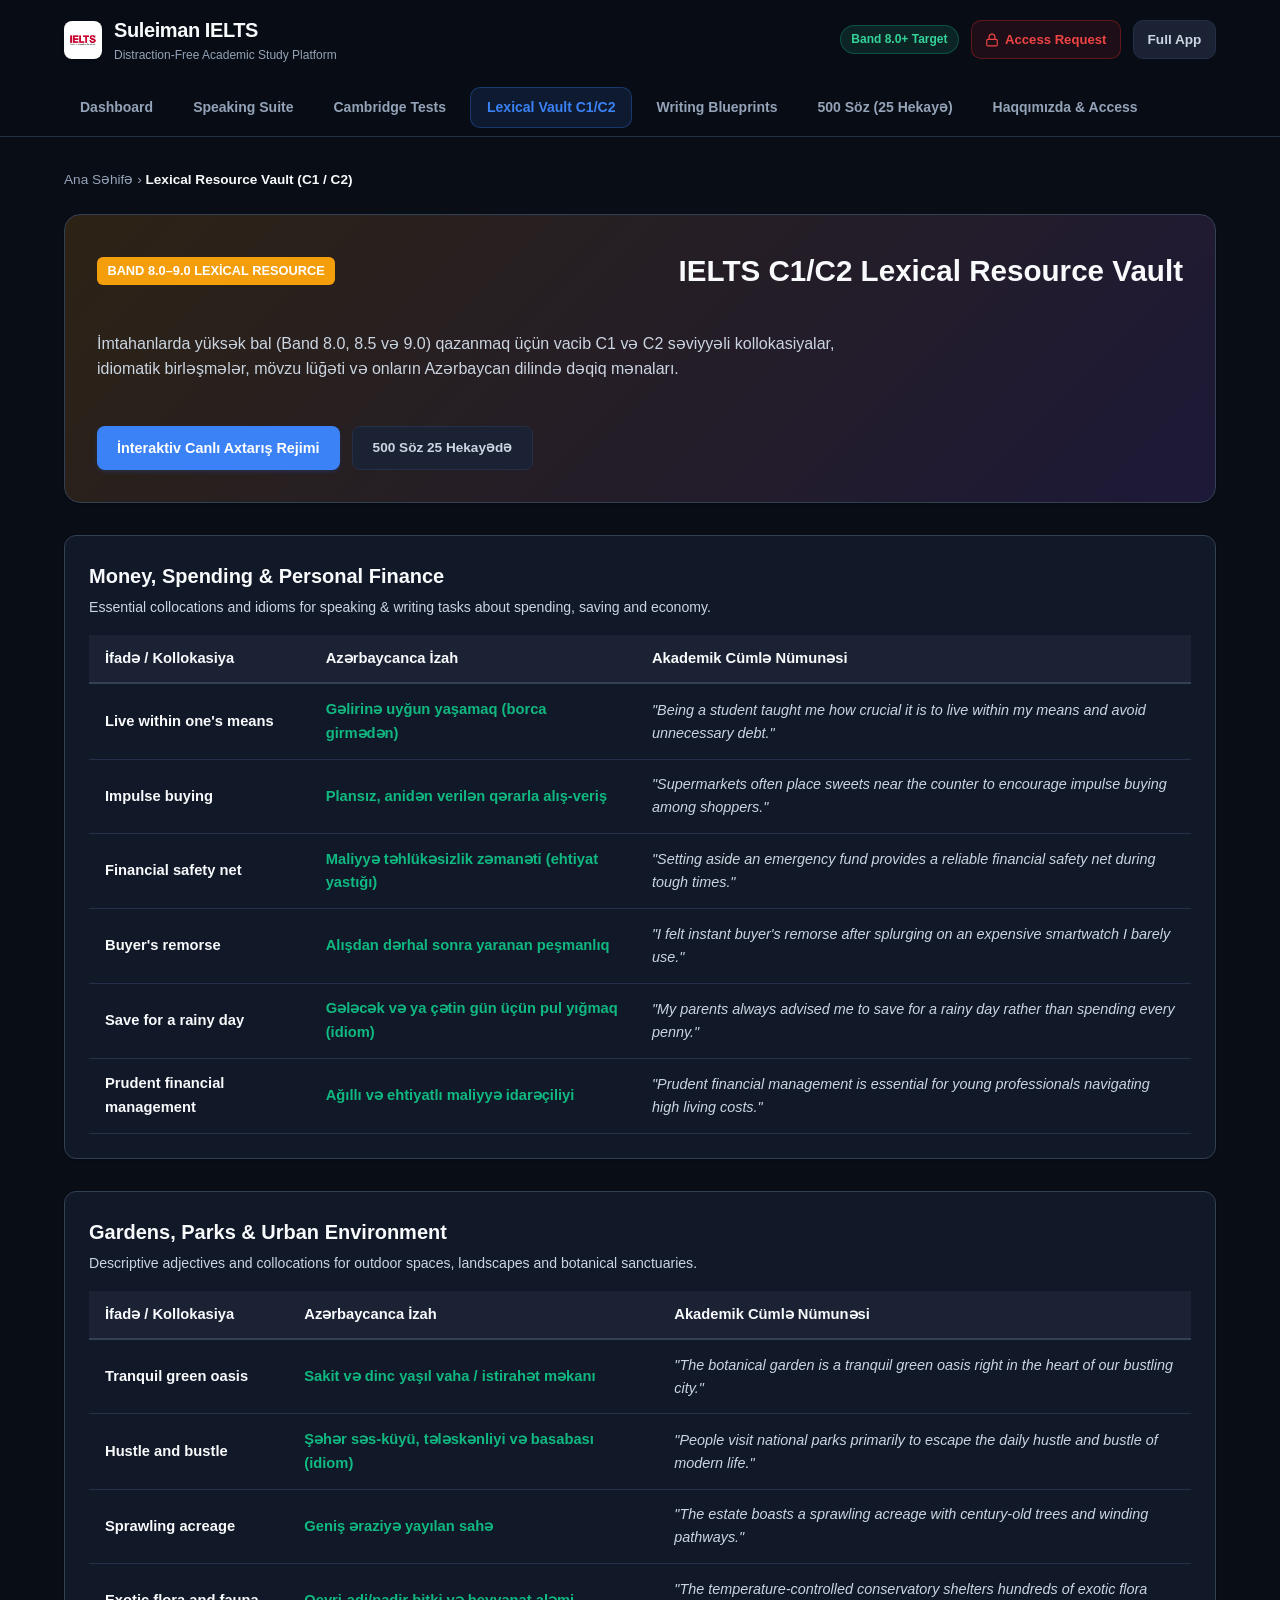
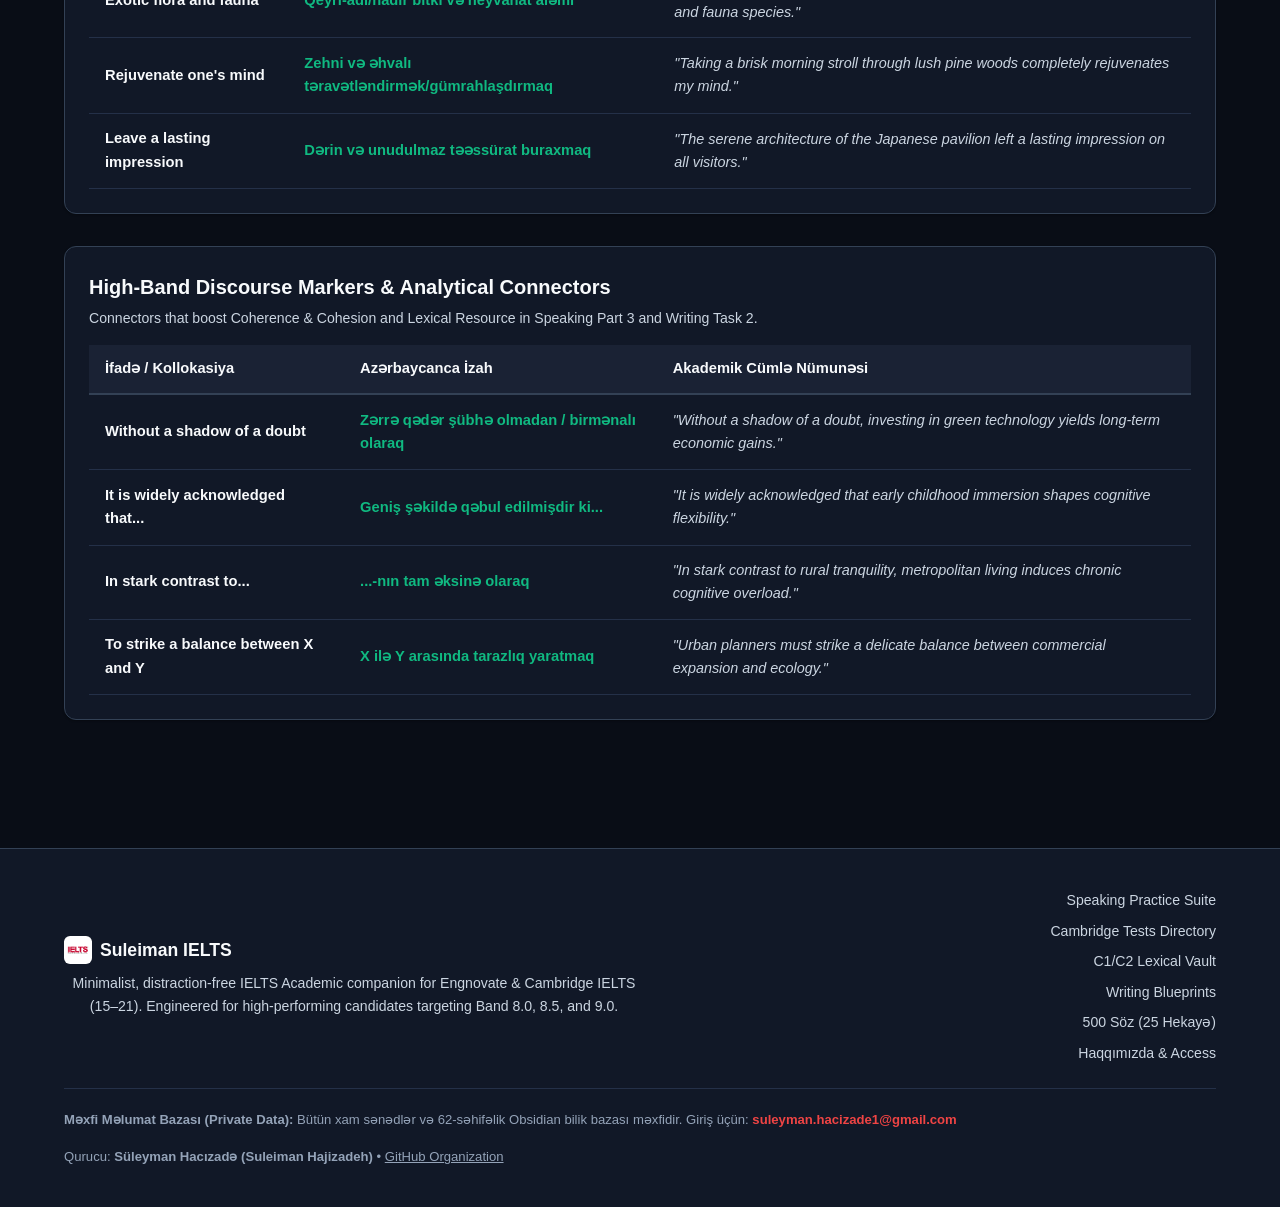
<file: vault/index.html>
<!DOCTYPE html>
<html lang="az" data-theme="dark" prefix="og: http://ogp.me/ns#">
<head>
  <meta charset="UTF-8" />
  <meta name="viewport" content="width=device-width, initial-scale=1.0" />
  
  <!-- Primary SEO Meta Tags -->
  <title>IELTS C1/C2 Lexical Resource Vault — Band 8.0–9.0 Collocations & Idioms | Suleiman IELTS</title>
  <meta name="title" content="IELTS C1/C2 Lexical Resource Vault — Band 8.0–9.0 Collocations & Idioms | Suleiman IELTS" />
  <meta name="description" content="High-scoring C1 and C2 vocabulary for IELTS Academic: advanced collocations, idiomatic expressions, topic-specific vocabulary, and Azerbaijani contextual translations." />
  <meta name="keywords" content="IELTS Vocabulary, C1 Vocabulary, C2 Vocabulary, IELTS Collocations, IELTS Idioms, Lexical Resource Band 9, Academic Word List, Suleiman IELTS Vault" />
  <meta name="author" content="Suleiman Hajizadeh" />
  <link rel="canonical" href="https://suleimanielts.github.io/vault/" />

  <!-- Crawling & Search Engine Directives -->
  <meta name="robots" content="index, follow, max-snippet:-1, max-image-preview:large, max-video-preview:-1" />
  <meta name="googlebot" content="index, follow, max-snippet:-1, max-image-preview:large, max-video-preview:-1" />
  <meta name="bingbot" content="index, follow, max-snippet:-1, max-image-preview:large, max-video-preview:-1" />
  <meta name="yandex" content="index, follow" />
  <meta name="baiduspider" content="index, follow" />
  <meta name="duckduckbot" content="index, follow" />

  <!-- Alternate Language Tags -->
  <link rel="alternate" hreflang="az" href="https://suleimanielts.github.io/vault/" />
  <link rel="alternate" hreflang="en" href="https://suleimanielts.github.io/vault/" />
  <link rel="alternate" hreflang="x-default" href="https://suleimanielts.github.io/vault/" />

  <!-- Geographic & Locale Metadata -->
  <meta name="geo.region" content="AZ" />
  <meta name="geo.placename" content="Baku" />
  <meta name="geo.position" content="40.4093;49.8671" />
  <meta name="ICBM" content="40.4093, 49.8671" />
  <meta name="language" content="Azerbaijani, English" />

  <!-- Open Graph / Facebook -->
  <meta property="og:type" content="website" />
  <meta property="og:site_name" content="Suleiman IELTS" />
  <meta property="og:title" content="IELTS C1/C2 Lexical Resource Vault — Band 8.0–9.0 Collocations & Idioms | Suleiman IELTS" />
  <meta property="og:description" content="High-scoring C1 and C2 vocabulary for IELTS Academic: advanced collocations, idiomatic expressions, topic-specific vocabulary, and Azerbaijani contextual translations." />
  <meta property="og:url" content="https://suleimanielts.github.io/vault/" />
  <meta property="og:image" content="https://suleimanielts.github.io/assets/ielts_logo_badge_square.png" />
  <meta property="og:image:secure_url" content="https://suleimanielts.github.io/assets/ielts_logo_badge_square.png" />
  <meta property="og:image:width" content="1000" />
  <meta property="og:image:height" content="1000" />
  <meta property="og:image:alt" content="Suleiman IELTS Emblem" />
  <meta property="og:locale" content="az_AZ" />
  <meta property="og:locale:alternate" content="en_US" />

  <!-- Twitter Card -->
  <meta name="twitter:card" content="summary_large_image" />
  <meta name="twitter:site" content="@SuleimanHajizadeh" />
  <meta name="twitter:creator" content="@SuleimanHajizadeh" />
  <meta name="twitter:title" content="IELTS C1/C2 Lexical Resource Vault — Band 8.0–9.0 Collocations & Idioms | Suleiman IELTS" />
  <meta name="twitter:description" content="High-scoring C1 and C2 vocabulary for IELTS Academic: advanced collocations, idiomatic expressions, topic-specific vocabulary, and Azerbaijani contextual translations." />
  <meta name="twitter:image" content="https://suleimanielts.github.io/assets/ielts_logo_badge_square.png" />

  <!-- Icons & Web App Manifest -->
  <link rel="icon" type="image/png" sizes="64x64" href="/favicon.png" />
  <link rel="apple-touch-icon" sizes="180x180" href="/apple-touch-icon.png" />
  <link rel="manifest" href="/manifest.json" />
  <meta name="theme-color" content="#dc2626" />
  <meta name="apple-mobile-web-app-capable" content="yes" />
  <meta name="apple-mobile-web-app-status-bar-style" content="black-translucent" />
  <meta name="apple-mobile-web-app-title" content="SuleimanIELTS" />

  <!-- Stylesheet -->
  <link rel="stylesheet" href="/css/style.css" />

  <!-- JSON-LD Structured Data Schema -->
  <script type="application/ld+json">
{
  "@context": "https://schema.org",
  "@graph": [
    {
      "@type": "DefinedTermSet",
      "@id": "https://suleimanielts.github.io/vault/#vault",
      "name": "IELTS Academic C1/C2 Lexical Resource Vault",
      "description": "Curated collection of advanced academic collocations, idioms, and high-band lexical items for IELTS Academic candidates.",
      "inLanguage": [
        "en",
        "az"
      ]
    },
    {
      "@type": "BreadcrumbList",
      "@id": "https://suleimanielts.github.io/vault/#breadcrumbs",
      "itemListElement": [
        {
          "@type": "ListItem",
          "position": 1,
          "name": "Ana Səhifə",
          "item": "https://suleimanielts.github.io/"
        },
        {
          "@type": "ListItem",
          "position": 2,
          "name": "Lexical Vault C1/C2",
          "item": "https://suleimanielts.github.io/vault/"
        }
      ]
    }
  ]
}
  </script>
</head>
<body>
  <!-- Top Sticky Glass Header -->
  <header class="site-header">
    <div class="app-container">
      <div class="header-inner">
        <a href="/" class="brand-wrapper" style="text-decoration: none; color: inherit;">
          <img src="/assets/ielts_logo_avatar_square.png" alt="Suleiman IELTS Logo" style="width: 38px; height: 38px; border-radius: 8px; object-fit: contain; background: #ffffff; padding: 2px; box-shadow: 0 1px 3px rgba(0,0,0,0.2);" />
          <div>
            <h1 class="brand-title">Suleiman IELTS</h1>
            <span class="brand-subtitle">Distraction-Free Academic Study Platform</span>
          </div>
        </a>

        <div class="header-actions">
          <span class="target-badge">Band 8.0+ Target</span>

          <a href="mailto:suleyman.hacizade1@gmail.com?subject=Access%20Request%20-%20SuleimanIELTS%20Private%20Data" class="action-btn" title="Məxfi Baza Giriş Müraciəti (Private Data Access Request)" style="text-decoration: none; display: inline-flex; align-items: center; gap: 0.35rem; font-size: 0.82rem; font-weight: 600; background: rgba(220, 38, 38, 0.1); border: 1px solid rgba(220, 38, 38, 0.35); color: #ef4444;">
            <svg width="14" height="14" viewBox="0 0 24 24" fill="none" stroke="currentColor" stroke-width="2">
              <rect x="3" y="11" width="18" height="11" rx="2" ry="2"></rect>
              <path d="M7 11V7a5 5 0 0 1 10 0v4"></path>
            </svg>
            <span>Access Request</span>
          </a>

          <a href="/" class="action-btn" title="Ana Portal &amp; Tam İnteraktiv Rejim" style="text-decoration: none;">
            <span>Full App</span>
          </a>
        </div>
      </div>

      <!-- Navigation Bar -->
      <nav class="nav-tabs" style="overflow-x: auto; white-space: nowrap;">
<a href="/" class="tab-btn" style="text-decoration: none; display: inline-flex; align-items: center; gap: 0.4rem;"><span>Dashboard</span></a>
<a href="/speaking/" class="tab-btn" style="text-decoration: none; display: inline-flex; align-items: center; gap: 0.4rem;"><span>Speaking Suite</span></a>
<a href="/tests/" class="tab-btn" style="text-decoration: none; display: inline-flex; align-items: center; gap: 0.4rem;"><span>Cambridge Tests</span></a>
<a href="/vault/" class="tab-btn active" style="text-decoration: none; display: inline-flex; align-items: center; gap: 0.4rem;"><span>Lexical Vault C1/C2</span></a>
<a href="/writing/" class="tab-btn" style="text-decoration: none; display: inline-flex; align-items: center; gap: 0.4rem;"><span>Writing Blueprints</span></a>
<a href="/stories/" class="tab-btn" style="text-decoration: none; display: inline-flex; align-items: center; gap: 0.4rem;"><span>500 Söz (25 Hekayə)</span></a>
<a href="/about/" class="tab-btn" style="text-decoration: none; display: inline-flex; align-items: center; gap: 0.4rem;"><span>Haqqımızda & Access</span></a>
      </nav>
    </div>
  </header>

  <main class="app-container" style="padding-top: 2rem; padding-bottom: 2rem;">
    <!-- Breadcrumb -->
    <nav aria-label="Breadcrumb" style="margin-bottom: 1.5rem; font-size: 0.85rem; color: var(--text-muted);">
      <a href="/" style="color: inherit; text-decoration: none;">Ana Səhifə</a> &rsaquo; 
      <span style="color: var(--text-primary); font-weight: 600;">Lexical Resource Vault (C1 / C2)</span>
    </nav>

    <div class="hero-banner" style="background: linear-gradient(135deg, rgba(245, 158, 11, 0.15), rgba(139, 92, 246, 0.15)); border: 1px solid var(--border-medium); border-radius: 16px; padding: 2rem; margin-bottom: 2rem;">
      <span class="module-badge" style="background: #f59e0b; color: #fff; padding: 0.25rem 0.65rem; border-radius: 6px; font-size: 0.8rem; font-weight: 700; display: inline-block; margin-bottom: 0.75rem;">Band 8.0–9.0 Lexical Resource</span>
      <h1 style="font-size: 1.85rem; font-weight: 800; margin-bottom: 0.75rem;">IELTS C1/C2 Lexical Resource Vault</h1>
      <p style="color: var(--text-secondary); font-size: 1rem; max-width: 780px; line-height: 1.6; margin-bottom: 1.25rem;">
        İmtahanlarda yüksək bal (Band 8.0, 8.5 və 9.0) qazanmaq üçün vacib C1 və C2 səviyyəli kollokasiyalar, idiomatik birləşmələr, mövzu lüğəti və onların Azərbaycan dilində dəqiq mənaları.
      </p>
      <div style="display: flex; gap: 0.75rem; flex-wrap: wrap;">
        <a href="/#view-vault" class="btn-primary" style="padding: 0.65rem 1.25rem; text-decoration: none; border-radius: 8px;">İnteraktiv Canlı Axtarış Rejimi</a>
        <a href="/stories/" class="action-btn" style="padding: 0.65rem 1.25rem; text-decoration: none; border-radius: 8px;">500 Söz 25 Hekayədə</a>
      </div>
    </div>

    <section>

      <div class="card" style="margin-bottom: 2rem; padding: 1.5rem; background: var(--bg-surface); border: 1px solid var(--border-medium); border-radius: 12px;">
        <div style="margin-bottom: 1rem;">
          <h3 style="font-size: 1.25rem; font-weight: 800; color: var(--text-primary); margin: 0 0 0.25rem 0;">Money, Spending &amp; Personal Finance</h3>
          <p style="color: var(--text-secondary); font-size: 0.88rem; margin: 0;">Essential collocations and idioms for speaking &amp; writing tasks about spending, saving and economy.</p>
        </div>
        <div style="overflow-x: auto;">
          <table style="width: 100%; border-collapse: collapse; text-align: left; font-size: 0.92rem;">
            <thead>
              <tr style="background: var(--bg-subtle); border-bottom: 2px solid var(--border-medium);">
                <th style="padding: 0.75rem 1rem; font-weight: 700;">İfadə / Kollokasiya</th>
                <th style="padding: 0.75rem 1rem; font-weight: 700;">Azərbaycanca İzah</th>
                <th style="padding: 0.75rem 1rem; font-weight: 700;">Akademik Cümlə Nümunəsi</th>
              </tr>
            </thead>
            <tbody>

          <tr style="border-bottom: 1px solid var(--border-light);">
            <td style="padding: 0.85rem 1rem; font-weight: 700; color: var(--text-primary);">Live within one&#x27;s means</td>
            <td style="padding: 0.85rem 1rem; color: #10b981; font-weight: 600;">Gəlirinə uyğun yaşamaq (borca girmədən)</td>
            <td style="padding: 0.85rem 1rem; color: var(--text-secondary); font-style: italic; font-size: 0.9rem;">"Being a student taught me how crucial it is to live within my means and avoid unnecessary debt."</td>
          </tr>
          <tr style="border-bottom: 1px solid var(--border-light);">
            <td style="padding: 0.85rem 1rem; font-weight: 700; color: var(--text-primary);">Impulse buying</td>
            <td style="padding: 0.85rem 1rem; color: #10b981; font-weight: 600;">Plansız, anidən verilən qərarla alış-veriş</td>
            <td style="padding: 0.85rem 1rem; color: var(--text-secondary); font-style: italic; font-size: 0.9rem;">"Supermarkets often place sweets near the counter to encourage impulse buying among shoppers."</td>
          </tr>
          <tr style="border-bottom: 1px solid var(--border-light);">
            <td style="padding: 0.85rem 1rem; font-weight: 700; color: var(--text-primary);">Financial safety net</td>
            <td style="padding: 0.85rem 1rem; color: #10b981; font-weight: 600;">Maliyyə təhlükəsizlik zəmanəti (ehtiyat yastığı)</td>
            <td style="padding: 0.85rem 1rem; color: var(--text-secondary); font-style: italic; font-size: 0.9rem;">"Setting aside an emergency fund provides a reliable financial safety net during tough times."</td>
          </tr>
          <tr style="border-bottom: 1px solid var(--border-light);">
            <td style="padding: 0.85rem 1rem; font-weight: 700; color: var(--text-primary);">Buyer&#x27;s remorse</td>
            <td style="padding: 0.85rem 1rem; color: #10b981; font-weight: 600;">Alışdan dərhal sonra yaranan peşmanlıq</td>
            <td style="padding: 0.85rem 1rem; color: var(--text-secondary); font-style: italic; font-size: 0.9rem;">"I felt instant buyer&#x27;s remorse after splurging on an expensive smartwatch I barely use."</td>
          </tr>
          <tr style="border-bottom: 1px solid var(--border-light);">
            <td style="padding: 0.85rem 1rem; font-weight: 700; color: var(--text-primary);">Save for a rainy day</td>
            <td style="padding: 0.85rem 1rem; color: #10b981; font-weight: 600;">Gələcək və ya çətin gün üçün pul yığmaq (idiom)</td>
            <td style="padding: 0.85rem 1rem; color: var(--text-secondary); font-style: italic; font-size: 0.9rem;">"My parents always advised me to save for a rainy day rather than spending every penny."</td>
          </tr>
          <tr style="border-bottom: 1px solid var(--border-light);">
            <td style="padding: 0.85rem 1rem; font-weight: 700; color: var(--text-primary);">Prudent financial management</td>
            <td style="padding: 0.85rem 1rem; color: #10b981; font-weight: 600;">Ağıllı və ehtiyatlı maliyyə idarəçiliyi</td>
            <td style="padding: 0.85rem 1rem; color: var(--text-secondary); font-style: italic; font-size: 0.9rem;">"Prudent financial management is essential for young professionals navigating high living costs."</td>
          </tr>
            </tbody>
          </table>
        </div>
      </div>
      <div class="card" style="margin-bottom: 2rem; padding: 1.5rem; background: var(--bg-surface); border: 1px solid var(--border-medium); border-radius: 12px;">
        <div style="margin-bottom: 1rem;">
          <h3 style="font-size: 1.25rem; font-weight: 800; color: var(--text-primary); margin: 0 0 0.25rem 0;">Gardens, Parks &amp; Urban Environment</h3>
          <p style="color: var(--text-secondary); font-size: 0.88rem; margin: 0;">Descriptive adjectives and collocations for outdoor spaces, landscapes and botanical sanctuaries.</p>
        </div>
        <div style="overflow-x: auto;">
          <table style="width: 100%; border-collapse: collapse; text-align: left; font-size: 0.92rem;">
            <thead>
              <tr style="background: var(--bg-subtle); border-bottom: 2px solid var(--border-medium);">
                <th style="padding: 0.75rem 1rem; font-weight: 700;">İfadə / Kollokasiya</th>
                <th style="padding: 0.75rem 1rem; font-weight: 700;">Azərbaycanca İzah</th>
                <th style="padding: 0.75rem 1rem; font-weight: 700;">Akademik Cümlə Nümunəsi</th>
              </tr>
            </thead>
            <tbody>

          <tr style="border-bottom: 1px solid var(--border-light);">
            <td style="padding: 0.85rem 1rem; font-weight: 700; color: var(--text-primary);">Tranquil green oasis</td>
            <td style="padding: 0.85rem 1rem; color: #10b981; font-weight: 600;">Sakit və dinc yaşıl vaha / istirahət məkanı</td>
            <td style="padding: 0.85rem 1rem; color: var(--text-secondary); font-style: italic; font-size: 0.9rem;">"The botanical garden is a tranquil green oasis right in the heart of our bustling city."</td>
          </tr>
          <tr style="border-bottom: 1px solid var(--border-light);">
            <td style="padding: 0.85rem 1rem; font-weight: 700; color: var(--text-primary);">Hustle and bustle</td>
            <td style="padding: 0.85rem 1rem; color: #10b981; font-weight: 600;">Şəhər səs-küyü, tələskənliyi və basabası (idiom)</td>
            <td style="padding: 0.85rem 1rem; color: var(--text-secondary); font-style: italic; font-size: 0.9rem;">"People visit national parks primarily to escape the daily hustle and bustle of modern life."</td>
          </tr>
          <tr style="border-bottom: 1px solid var(--border-light);">
            <td style="padding: 0.85rem 1rem; font-weight: 700; color: var(--text-primary);">Sprawling acreage</td>
            <td style="padding: 0.85rem 1rem; color: #10b981; font-weight: 600;">Geniş əraziyə yayılan sahə</td>
            <td style="padding: 0.85rem 1rem; color: var(--text-secondary); font-style: italic; font-size: 0.9rem;">"The estate boasts a sprawling acreage with century-old trees and winding pathways."</td>
          </tr>
          <tr style="border-bottom: 1px solid var(--border-light);">
            <td style="padding: 0.85rem 1rem; font-weight: 700; color: var(--text-primary);">Exotic flora and fauna</td>
            <td style="padding: 0.85rem 1rem; color: #10b981; font-weight: 600;">Qeyri-adi/nadir bitki və heyvanat aləmi</td>
            <td style="padding: 0.85rem 1rem; color: var(--text-secondary); font-style: italic; font-size: 0.9rem;">"The temperature-controlled conservatory shelters hundreds of exotic flora and fauna species."</td>
          </tr>
          <tr style="border-bottom: 1px solid var(--border-light);">
            <td style="padding: 0.85rem 1rem; font-weight: 700; color: var(--text-primary);">Rejuvenate one&#x27;s mind</td>
            <td style="padding: 0.85rem 1rem; color: #10b981; font-weight: 600;">Zehni və əhvalı təravətləndirmək/gümrahlaşdırmaq</td>
            <td style="padding: 0.85rem 1rem; color: var(--text-secondary); font-style: italic; font-size: 0.9rem;">"Taking a brisk morning stroll through lush pine woods completely rejuvenates my mind."</td>
          </tr>
          <tr style="border-bottom: 1px solid var(--border-light);">
            <td style="padding: 0.85rem 1rem; font-weight: 700; color: var(--text-primary);">Leave a lasting impression</td>
            <td style="padding: 0.85rem 1rem; color: #10b981; font-weight: 600;">Dərin və unudulmaz təəssürat buraxmaq</td>
            <td style="padding: 0.85rem 1rem; color: var(--text-secondary); font-style: italic; font-size: 0.9rem;">"The serene architecture of the Japanese pavilion left a lasting impression on all visitors."</td>
          </tr>
            </tbody>
          </table>
        </div>
      </div>
      <div class="card" style="margin-bottom: 2rem; padding: 1.5rem; background: var(--bg-surface); border: 1px solid var(--border-medium); border-radius: 12px;">
        <div style="margin-bottom: 1rem;">
          <h3 style="font-size: 1.25rem; font-weight: 800; color: var(--text-primary); margin: 0 0 0.25rem 0;">High-Band Discourse Markers &amp; Analytical Connectors</h3>
          <p style="color: var(--text-secondary); font-size: 0.88rem; margin: 0;">Connectors that boost Coherence &amp; Cohesion and Lexical Resource in Speaking Part 3 and Writing Task 2.</p>
        </div>
        <div style="overflow-x: auto;">
          <table style="width: 100%; border-collapse: collapse; text-align: left; font-size: 0.92rem;">
            <thead>
              <tr style="background: var(--bg-subtle); border-bottom: 2px solid var(--border-medium);">
                <th style="padding: 0.75rem 1rem; font-weight: 700;">İfadə / Kollokasiya</th>
                <th style="padding: 0.75rem 1rem; font-weight: 700;">Azərbaycanca İzah</th>
                <th style="padding: 0.75rem 1rem; font-weight: 700;">Akademik Cümlə Nümunəsi</th>
              </tr>
            </thead>
            <tbody>

          <tr style="border-bottom: 1px solid var(--border-light);">
            <td style="padding: 0.85rem 1rem; font-weight: 700; color: var(--text-primary);">Without a shadow of a doubt</td>
            <td style="padding: 0.85rem 1rem; color: #10b981; font-weight: 600;">Zərrə qədər şübhə olmadan / birmənalı olaraq</td>
            <td style="padding: 0.85rem 1rem; color: var(--text-secondary); font-style: italic; font-size: 0.9rem;">"Without a shadow of a doubt, investing in green technology yields long-term economic gains."</td>
          </tr>
          <tr style="border-bottom: 1px solid var(--border-light);">
            <td style="padding: 0.85rem 1rem; font-weight: 700; color: var(--text-primary);">It is widely acknowledged that...</td>
            <td style="padding: 0.85rem 1rem; color: #10b981; font-weight: 600;">Geniş şəkildə qəbul edilmişdir ki...</td>
            <td style="padding: 0.85rem 1rem; color: var(--text-secondary); font-style: italic; font-size: 0.9rem;">"It is widely acknowledged that early childhood immersion shapes cognitive flexibility."</td>
          </tr>
          <tr style="border-bottom: 1px solid var(--border-light);">
            <td style="padding: 0.85rem 1rem; font-weight: 700; color: var(--text-primary);">In stark contrast to...</td>
            <td style="padding: 0.85rem 1rem; color: #10b981; font-weight: 600;">...-nın tam əksinə olaraq</td>
            <td style="padding: 0.85rem 1rem; color: var(--text-secondary); font-style: italic; font-size: 0.9rem;">"In stark contrast to rural tranquility, metropolitan living induces chronic cognitive overload."</td>
          </tr>
          <tr style="border-bottom: 1px solid var(--border-light);">
            <td style="padding: 0.85rem 1rem; font-weight: 700; color: var(--text-primary);">To strike a balance between X and Y</td>
            <td style="padding: 0.85rem 1rem; color: #10b981; font-weight: 600;">X ilə Y arasında tarazlıq yaratmaq</td>
            <td style="padding: 0.85rem 1rem; color: var(--text-secondary); font-style: italic; font-size: 0.9rem;">"Urban planners must strike a delicate balance between commercial expansion and ecology."</td>
          </tr>
            </tbody>
          </table>
        </div>
      </div>
    </section>
  </main>

  <!-- Clean Production Footer -->
  <footer style="margin-top: 4rem; border-top: 1px solid var(--border-medium); padding: 2.5rem 0; background: var(--bg-surface);">
    <div class="app-container">
      <div style="display: flex; justify-content: space-between; align-items: center; flex-wrap: wrap; gap: 1.5rem; margin-bottom: 1.5rem;">
        <div>
          <div style="display: flex; align-items: center; gap: 0.5rem; margin-bottom: 0.5rem;">
            <img src="/assets/ielts_logo_avatar_square.png" alt="Suleiman IELTS" style="width: 28px; height: 28px; border-radius: 6px; background: #fff; padding: 1px;" />
            <strong style="font-size: 1.1rem; color: var(--text-primary);">Suleiman IELTS</strong>
          </div>
          <p style="color: var(--text-secondary); font-size: 0.88rem; max-width: 580px; margin: 0;">
            Minimalist, distraction-free IELTS Academic companion for Engnovate &amp; Cambridge IELTS (15–21). 
            Engineered for high-performing candidates targeting Band 8.0, 8.5, and 9.0.
          </p>
        </div>
        <div style="display: flex; flex-direction: column; gap: 0.5rem; text-align: right;">
          <a href="/speaking/" style="color: var(--text-secondary); text-decoration: none; font-size: 0.88rem;">Speaking Practice Suite</a>
          <a href="/tests/" style="color: var(--text-secondary); text-decoration: none; font-size: 0.88rem;">Cambridge Tests Directory</a>
          <a href="/vault/" style="color: var(--text-secondary); text-decoration: none; font-size: 0.88rem;">C1/C2 Lexical Vault</a>
          <a href="/writing/" style="color: var(--text-secondary); text-decoration: none; font-size: 0.88rem;">Writing Blueprints</a>
          <a href="/stories/" style="color: var(--text-secondary); text-decoration: none; font-size: 0.88rem;">500 Söz (25 Hekayə)</a>
          <a href="/about/" style="color: var(--text-secondary); text-decoration: none; font-size: 0.88rem;">Haqqımızda &amp; Access</a>
        </div>
      </div>

      <div style="border-top: 1px solid var(--border-light); padding-top: 1.25rem; display: flex; justify-content: space-between; align-items: center; flex-wrap: wrap; gap: 1rem; font-size: 0.82rem; color: var(--text-muted);">
        <div>
          <strong>Məxfi Məlumat Bazası (Private Data):</strong> Bütün xam sənədlər və 62-səhifəlik Obsidian bilik bazası məxfidir. Giriş üçün: <a href="mailto:suleyman.hacizade1@gmail.com?subject=Access%20Request%20-%20SuleimanIELTS%20Private%20Data" style="color: #ef4444; font-weight: 600;">suleyman.hacizade1@gmail.com</a>
        </div>
        <div>
          <span>Qurucu: <strong>Süleyman Hacızadə (Suleiman Hajizadeh)</strong></span> • 
          <a href="https://github.com/SuleimanIELTS" target="_blank" rel="noopener noreferrer" style="color: inherit; text-decoration: underline;">GitHub Organization</a>
        </div>
      </div>
    </div>
  </footer>

  <!-- Theme and interactive handler -->
  <script>
    const savedTheme = localStorage.getItem("suleiman_ielts_theme") || "dark";
    document.documentElement.setAttribute("data-theme", savedTheme);
  </script>
</body>
</html>
</file>
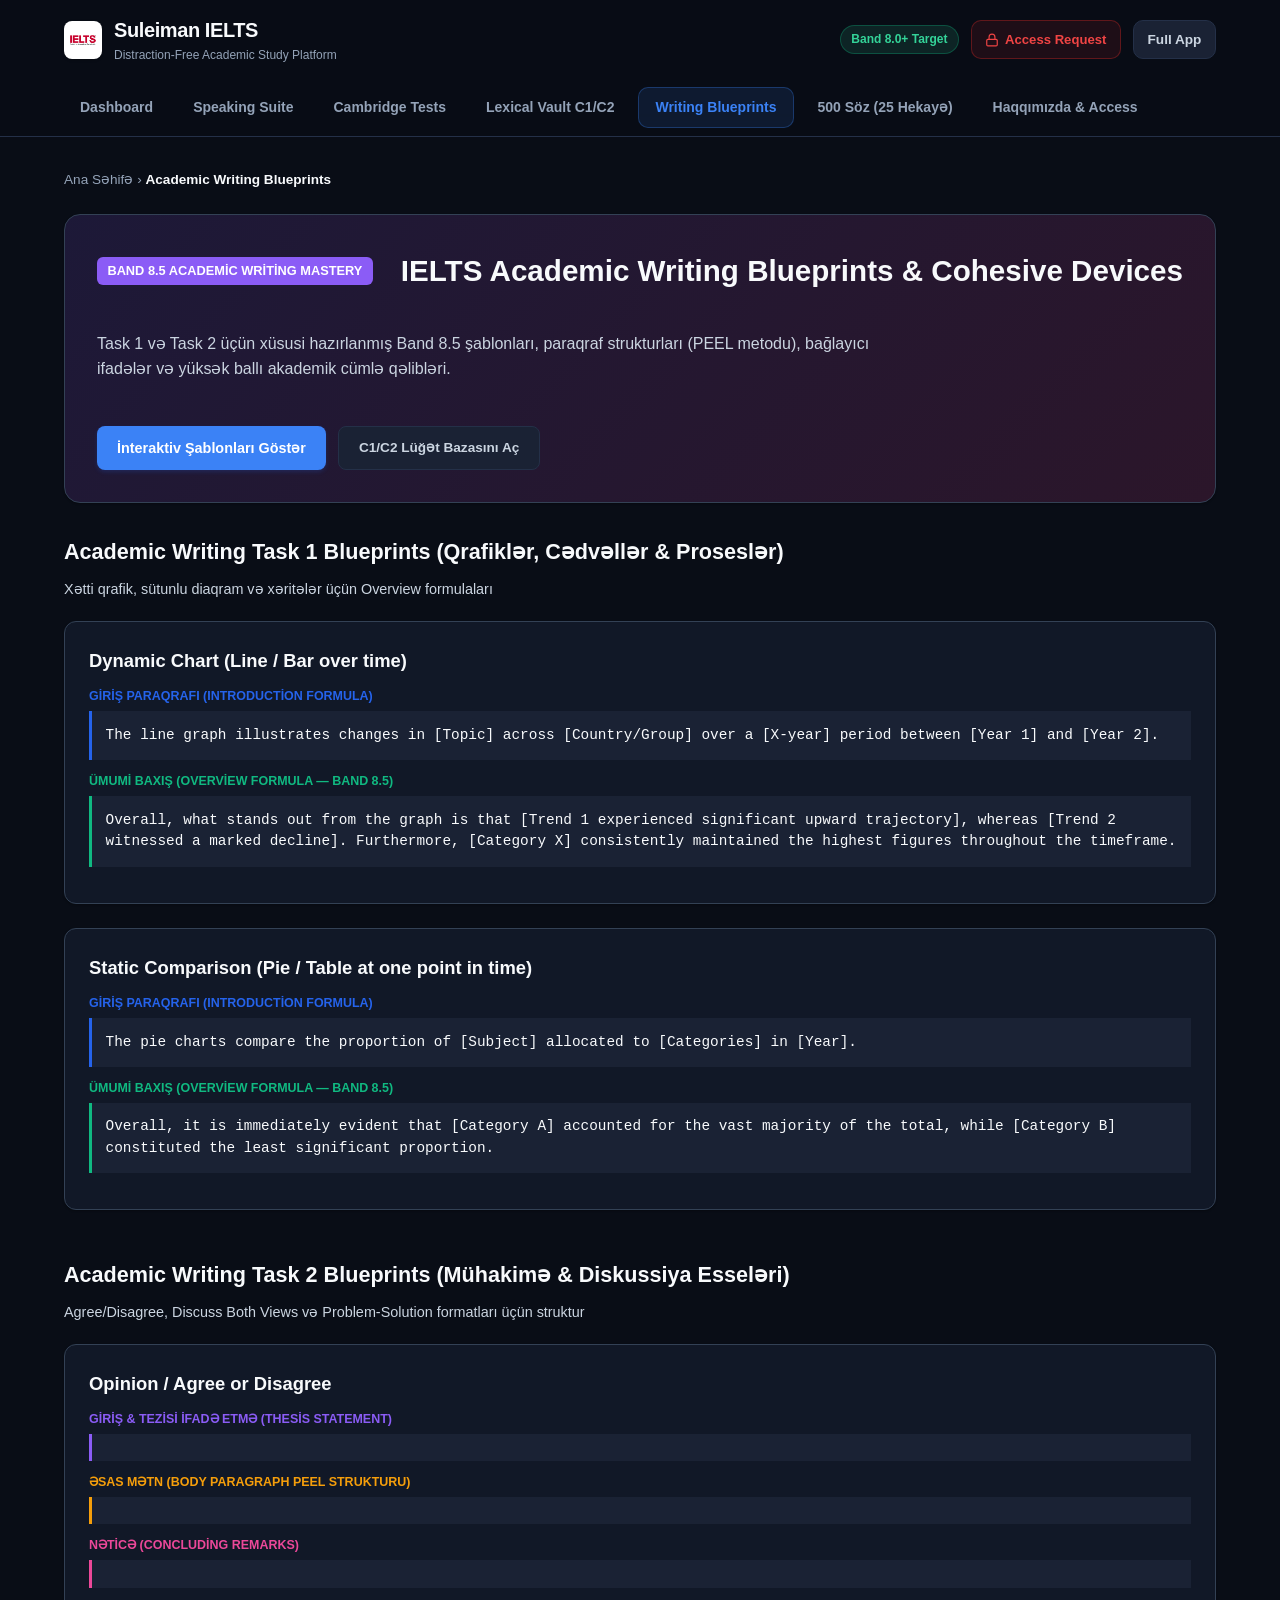
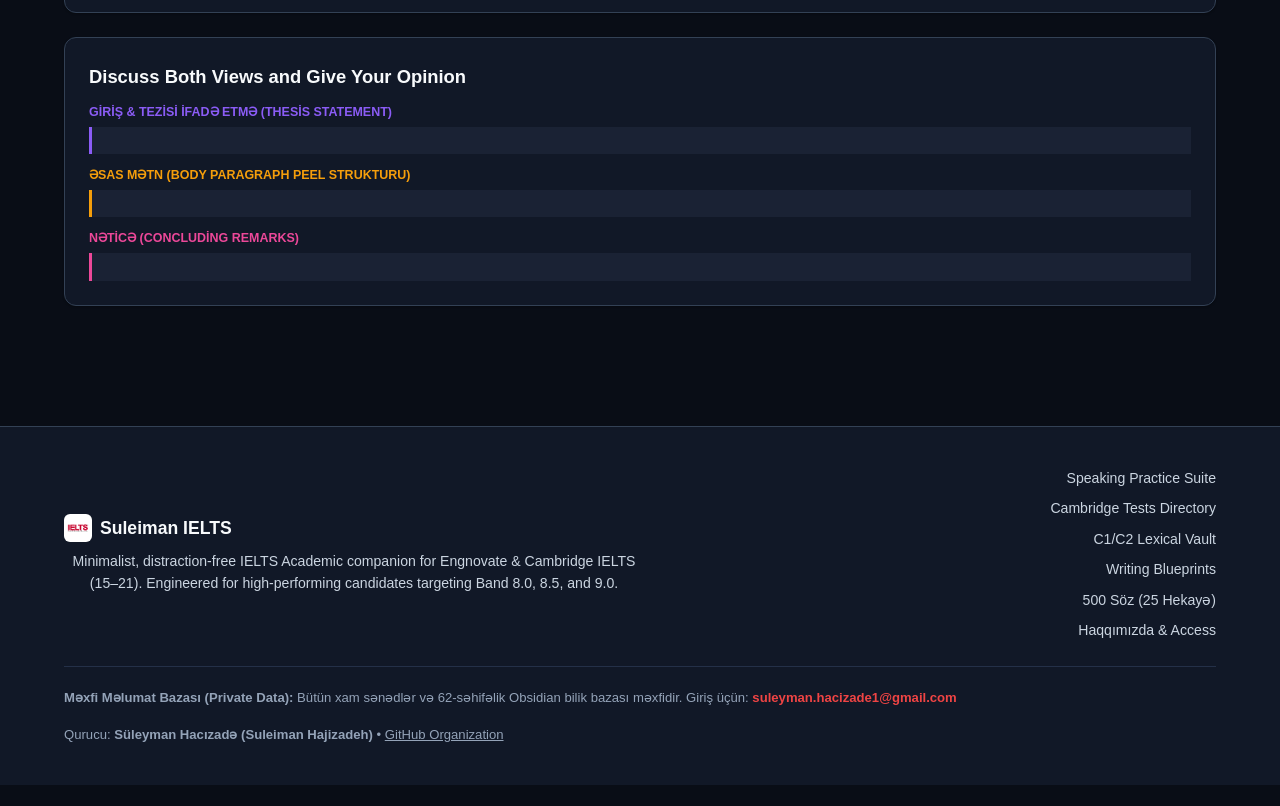
<file: writing/index.html>
<!DOCTYPE html>
<html lang="az" data-theme="dark" prefix="og: http://ogp.me/ns#">
<head>
  <meta charset="UTF-8" />
  <meta name="viewport" content="width=device-width, initial-scale=1.0" />
  
  <!-- Primary SEO Meta Tags -->
  <title>IELTS Academic Writing Blueprints — Task 1 & Task 2 Band 8.5+ Templates | Suleiman IELTS</title>
  <meta name="title" content="IELTS Academic Writing Blueprints — Task 1 & Task 2 Band 8.5+ Templates | Suleiman IELTS" />
  <meta name="description" content="Proven paragraph structures, cohesive devices, overview formulas, and high-band templates for IELTS Academic Writing Task 1 and Task 2 essays." />
  <meta name="keywords" content="IELTS Writing, IELTS Writing Task 1, IELTS Writing Task 2, Academic Writing Blueprints, Band 8.5 Writing Template, Band 9 Essay Structure, Cohesive Devices, Suleiman IELTS Writing" />
  <meta name="author" content="Suleiman Hajizadeh" />
  <link rel="canonical" href="https://suleimanielts.github.io/writing/" />

  <!-- Crawling & Search Engine Directives -->
  <meta name="robots" content="index, follow, max-snippet:-1, max-image-preview:large, max-video-preview:-1" />
  <meta name="googlebot" content="index, follow, max-snippet:-1, max-image-preview:large, max-video-preview:-1" />
  <meta name="bingbot" content="index, follow, max-snippet:-1, max-image-preview:large, max-video-preview:-1" />
  <meta name="yandex" content="index, follow" />
  <meta name="baiduspider" content="index, follow" />
  <meta name="duckduckbot" content="index, follow" />

  <!-- Alternate Language Tags -->
  <link rel="alternate" hreflang="az" href="https://suleimanielts.github.io/writing/" />
  <link rel="alternate" hreflang="en" href="https://suleimanielts.github.io/writing/" />
  <link rel="alternate" hreflang="x-default" href="https://suleimanielts.github.io/writing/" />

  <!-- Geographic & Locale Metadata -->
  <meta name="geo.region" content="AZ" />
  <meta name="geo.placename" content="Baku" />
  <meta name="geo.position" content="40.4093;49.8671" />
  <meta name="ICBM" content="40.4093, 49.8671" />
  <meta name="language" content="Azerbaijani, English" />

  <!-- Open Graph / Facebook -->
  <meta property="og:type" content="website" />
  <meta property="og:site_name" content="Suleiman IELTS" />
  <meta property="og:title" content="IELTS Academic Writing Blueprints — Task 1 & Task 2 Band 8.5+ Templates | Suleiman IELTS" />
  <meta property="og:description" content="Proven paragraph structures, cohesive devices, overview formulas, and high-band templates for IELTS Academic Writing Task 1 and Task 2 essays." />
  <meta property="og:url" content="https://suleimanielts.github.io/writing/" />
  <meta property="og:image" content="https://suleimanielts.github.io/assets/ielts_logo_badge_square.png" />
  <meta property="og:image:secure_url" content="https://suleimanielts.github.io/assets/ielts_logo_badge_square.png" />
  <meta property="og:image:width" content="1000" />
  <meta property="og:image:height" content="1000" />
  <meta property="og:image:alt" content="Suleiman IELTS Emblem" />
  <meta property="og:locale" content="az_AZ" />
  <meta property="og:locale:alternate" content="en_US" />

  <!-- Twitter Card -->
  <meta name="twitter:card" content="summary_large_image" />
  <meta name="twitter:site" content="@SuleimanHajizadeh" />
  <meta name="twitter:creator" content="@SuleimanHajizadeh" />
  <meta name="twitter:title" content="IELTS Academic Writing Blueprints — Task 1 & Task 2 Band 8.5+ Templates | Suleiman IELTS" />
  <meta name="twitter:description" content="Proven paragraph structures, cohesive devices, overview formulas, and high-band templates for IELTS Academic Writing Task 1 and Task 2 essays." />
  <meta name="twitter:image" content="https://suleimanielts.github.io/assets/ielts_logo_badge_square.png" />

  <!-- Icons & Web App Manifest -->
  <link rel="icon" type="image/png" sizes="64x64" href="/favicon.png" />
  <link rel="apple-touch-icon" sizes="180x180" href="/apple-touch-icon.png" />
  <link rel="manifest" href="/manifest.json" />
  <meta name="theme-color" content="#dc2626" />
  <meta name="apple-mobile-web-app-capable" content="yes" />
  <meta name="apple-mobile-web-app-status-bar-style" content="black-translucent" />
  <meta name="apple-mobile-web-app-title" content="SuleimanIELTS" />

  <!-- Stylesheet -->
  <link rel="stylesheet" href="/css/style.css" />

  <!-- JSON-LD Structured Data Schema -->
  <script type="application/ld+json">
{
  "@context": "https://schema.org",
  "@graph": [
    {
      "@type": "Course",
      "@id": "https://suleimanielts.github.io/writing/#course",
      "name": "IELTS Academic Writing Mastery: Task 1 and Task 2",
      "description": "Comprehensive frameworks, cohesive devices, and band 8.5 structures for IELTS Academic Writing Task 1 reports and Task 2 essays.",
      "provider": {
        "@type": "EducationalOrganization",
        "name": "Suleiman IELTS",
        "url": "https://suleimanielts.github.io/"
      }
    },
    {
      "@type": "BreadcrumbList",
      "@id": "https://suleimanielts.github.io/writing/#breadcrumbs",
      "itemListElement": [
        {
          "@type": "ListItem",
          "position": 1,
          "name": "Ana Səhifə",
          "item": "https://suleimanielts.github.io/"
        },
        {
          "@type": "ListItem",
          "position": 2,
          "name": "Writing Blueprints",
          "item": "https://suleimanielts.github.io/writing/"
        }
      ]
    }
  ]
}
  </script>
</head>
<body>
  <!-- Top Sticky Glass Header -->
  <header class="site-header">
    <div class="app-container">
      <div class="header-inner">
        <a href="/" class="brand-wrapper" style="text-decoration: none; color: inherit;">
          <img src="/assets/ielts_logo_avatar_square.png" alt="Suleiman IELTS Logo" style="width: 38px; height: 38px; border-radius: 8px; object-fit: contain; background: #ffffff; padding: 2px; box-shadow: 0 1px 3px rgba(0,0,0,0.2);" />
          <div>
            <h1 class="brand-title">Suleiman IELTS</h1>
            <span class="brand-subtitle">Distraction-Free Academic Study Platform</span>
          </div>
        </a>

        <div class="header-actions">
          <span class="target-badge">Band 8.0+ Target</span>

          <a href="mailto:suleyman.hacizade1@gmail.com?subject=Access%20Request%20-%20SuleimanIELTS%20Private%20Data" class="action-btn" title="Məxfi Baza Giriş Müraciəti (Private Data Access Request)" style="text-decoration: none; display: inline-flex; align-items: center; gap: 0.35rem; font-size: 0.82rem; font-weight: 600; background: rgba(220, 38, 38, 0.1); border: 1px solid rgba(220, 38, 38, 0.35); color: #ef4444;">
            <svg width="14" height="14" viewBox="0 0 24 24" fill="none" stroke="currentColor" stroke-width="2">
              <rect x="3" y="11" width="18" height="11" rx="2" ry="2"></rect>
              <path d="M7 11V7a5 5 0 0 1 10 0v4"></path>
            </svg>
            <span>Access Request</span>
          </a>

          <a href="/" class="action-btn" title="Ana Portal &amp; Tam İnteraktiv Rejim" style="text-decoration: none;">
            <span>Full App</span>
          </a>
        </div>
      </div>

      <!-- Navigation Bar -->
      <nav class="nav-tabs" style="overflow-x: auto; white-space: nowrap;">
<a href="/" class="tab-btn" style="text-decoration: none; display: inline-flex; align-items: center; gap: 0.4rem;"><span>Dashboard</span></a>
<a href="/speaking/" class="tab-btn" style="text-decoration: none; display: inline-flex; align-items: center; gap: 0.4rem;"><span>Speaking Suite</span></a>
<a href="/tests/" class="tab-btn" style="text-decoration: none; display: inline-flex; align-items: center; gap: 0.4rem;"><span>Cambridge Tests</span></a>
<a href="/vault/" class="tab-btn" style="text-decoration: none; display: inline-flex; align-items: center; gap: 0.4rem;"><span>Lexical Vault C1/C2</span></a>
<a href="/writing/" class="tab-btn active" style="text-decoration: none; display: inline-flex; align-items: center; gap: 0.4rem;"><span>Writing Blueprints</span></a>
<a href="/stories/" class="tab-btn" style="text-decoration: none; display: inline-flex; align-items: center; gap: 0.4rem;"><span>500 Söz (25 Hekayə)</span></a>
<a href="/about/" class="tab-btn" style="text-decoration: none; display: inline-flex; align-items: center; gap: 0.4rem;"><span>Haqqımızda & Access</span></a>
      </nav>
    </div>
  </header>

  <main class="app-container" style="padding-top: 2rem; padding-bottom: 2rem;">
    <!-- Breadcrumb -->
    <nav aria-label="Breadcrumb" style="margin-bottom: 1.5rem; font-size: 0.85rem; color: var(--text-muted);">
      <a href="/" style="color: inherit; text-decoration: none;">Ana Səhifə</a> &rsaquo; 
      <span style="color: var(--text-primary); font-weight: 600;">Academic Writing Blueprints</span>
    </nav>

    <div class="hero-banner" style="background: linear-gradient(135deg, rgba(139, 92, 246, 0.15), rgba(236, 72, 153, 0.15)); border: 1px solid var(--border-medium); border-radius: 16px; padding: 2rem; margin-bottom: 2rem;">
      <span class="module-badge" style="background: #8b5cf6; color: #fff; padding: 0.25rem 0.65rem; border-radius: 6px; font-size: 0.8rem; font-weight: 700; display: inline-block; margin-bottom: 0.75rem;">Band 8.5 Academic Writing Mastery</span>
      <h1 style="font-size: 1.85rem; font-weight: 800; margin-bottom: 0.75rem;">IELTS Academic Writing Blueprints &amp; Cohesive Devices</h1>
      <p style="color: var(--text-secondary); font-size: 1rem; max-width: 780px; line-height: 1.6; margin-bottom: 1.25rem;">
        Task 1 və Task 2 üçün xüsusi hazırlanmış Band 8.5 şablonları, paraqraf strukturları (PEEL metodu), bağlayıcı ifadələr və yüksək ballı akademik cümlə qəlibləri.
      </p>
      <div style="display: flex; gap: 0.75rem; flex-wrap: wrap;">
        <a href="/#view-writing" class="btn-primary" style="padding: 0.65rem 1.25rem; text-decoration: none; border-radius: 8px;">İnteraktiv Şablonları Göstər</a>
        <a href="/vault/" class="action-btn" style="padding: 0.65rem 1.25rem; text-decoration: none; border-radius: 8px;">C1/C2 Lüğət Bazasını Aç</a>
      </div>
    </div>

    <!-- Task 1 Section -->
    <section style="margin-bottom: 3rem;">
      <h2 style="font-size: 1.35rem; font-weight: 800; margin-bottom: 0.5rem;">Academic Writing Task 1 Blueprints (Qrafiklər, Cədvəllər &amp; Proseslər)</h2>
      <p style="color: var(--text-secondary); font-size: 0.9rem; margin-bottom: 1.25rem;">Xətti qrafik, sütunlu diaqram və xəritələr üçün Overview formulaları</p>
      
        <div class="card" style="padding: 1.5rem; background: var(--bg-surface); border: 1px solid var(--border-medium); border-radius: 12px; margin-bottom: 1.5rem;">
          <h3 style="font-size: 1.15rem; font-weight: 700; color: var(--text-primary); margin-bottom: 0.75rem;">Dynamic Chart (Line / Bar over time)</h3>
          
          <div style="margin-bottom: 0.75rem;">
            <div style="font-size: 0.78rem; font-weight: 700; color: #2563eb; text-transform: uppercase; margin-bottom: 0.25rem;">Giriş Paraqrafı (Introduction Formula)</div>
            <div style="background: var(--bg-subtle); padding: 0.85rem; border-left: 3px solid #2563eb; font-size: 0.9rem; font-family: var(--font-mono); line-height: 1.5;">The line graph illustrates changes in [Topic] across [Country/Group] over a [X-year] period between [Year 1] and [Year 2].</div>
          </div>

          <div style="margin-bottom: 0.75rem;">
            <div style="font-size: 0.78rem; font-weight: 700; color: #10b981; text-transform: uppercase; margin-bottom: 0.25rem;">Ümumi Baxış (Overview Formula — Band 8.5)</div>
            <div style="background: var(--bg-subtle); padding: 0.85rem; border-left: 3px solid #10b981; font-size: 0.9rem; font-family: var(--font-mono); line-height: 1.5;">Overall, what stands out from the graph is that [Trend 1 experienced significant upward trajectory], whereas [Trend 2 witnessed a marked decline]. Furthermore, [Category X] consistently maintained the highest figures throughout the timeframe.</div>
          </div>
        </div>
        <div class="card" style="padding: 1.5rem; background: var(--bg-surface); border: 1px solid var(--border-medium); border-radius: 12px; margin-bottom: 1.5rem;">
          <h3 style="font-size: 1.15rem; font-weight: 700; color: var(--text-primary); margin-bottom: 0.75rem;">Static Comparison (Pie / Table at one point in time)</h3>
          
          <div style="margin-bottom: 0.75rem;">
            <div style="font-size: 0.78rem; font-weight: 700; color: #2563eb; text-transform: uppercase; margin-bottom: 0.25rem;">Giriş Paraqrafı (Introduction Formula)</div>
            <div style="background: var(--bg-subtle); padding: 0.85rem; border-left: 3px solid #2563eb; font-size: 0.9rem; font-family: var(--font-mono); line-height: 1.5;">The pie charts compare the proportion of [Subject] allocated to [Categories] in [Year].</div>
          </div>

          <div style="margin-bottom: 0.75rem;">
            <div style="font-size: 0.78rem; font-weight: 700; color: #10b981; text-transform: uppercase; margin-bottom: 0.25rem;">Ümumi Baxış (Overview Formula — Band 8.5)</div>
            <div style="background: var(--bg-subtle); padding: 0.85rem; border-left: 3px solid #10b981; font-size: 0.9rem; font-family: var(--font-mono); line-height: 1.5;">Overall, it is immediately evident that [Category A] accounted for the vast majority of the total, while [Category B] constituted the least significant proportion.</div>
          </div>
        </div>
    </section>

    <!-- Task 2 Section -->
    <section>
      <h2 style="font-size: 1.35rem; font-weight: 800; margin-bottom: 0.5rem;">Academic Writing Task 2 Blueprints (Mühakimə &amp; Diskussiya Esseləri)</h2>
      <p style="color: var(--text-secondary); font-size: 0.9rem; margin-bottom: 1.25rem;">Agree/Disagree, Discuss Both Views və Problem-Solution formatları üçün struktur</p>
      
        <div class="card" style="padding: 1.5rem; background: var(--bg-surface); border: 1px solid var(--border-medium); border-radius: 12px; margin-bottom: 1.5rem;">
          <h3 style="font-size: 1.15rem; font-weight: 700; color: var(--text-primary); margin-bottom: 0.75rem;">Opinion / Agree or Disagree</h3>
          
          <div style="margin-bottom: 0.75rem;">
            <div style="font-size: 0.78rem; font-weight: 700; color: #8b5cf6; text-transform: uppercase; margin-bottom: 0.25rem;">Giriş &amp; Tezisi İfadə Etmə (Thesis Statement)</div>
            <div style="background: var(--bg-subtle); padding: 0.85rem; border-left: 3px solid #8b5cf6; font-size: 0.9rem; font-family: var(--font-mono); line-height: 1.5;"></div>
          </div>

          <div style="margin-bottom: 0.75rem;">
            <div style="font-size: 0.78rem; font-weight: 700; color: #f59e0b; text-transform: uppercase; margin-bottom: 0.25rem;">Əsas Mətn (Body Paragraph PEEL Strukturu)</div>
            <div style="background: var(--bg-subtle); padding: 0.85rem; border-left: 3px solid #f59e0b; font-size: 0.9rem; font-family: var(--font-mono); line-height: 1.5;"></div>
          </div>

          <div>
            <div style="font-size: 0.78rem; font-weight: 700; color: #ec4899; text-transform: uppercase; margin-bottom: 0.25rem;">Nəticə (Concluding Remarks)</div>
            <div style="background: var(--bg-subtle); padding: 0.85rem; border-left: 3px solid #ec4899; font-size: 0.9rem; font-family: var(--font-mono); line-height: 1.5;"></div>
          </div>
        </div>
        <div class="card" style="padding: 1.5rem; background: var(--bg-surface); border: 1px solid var(--border-medium); border-radius: 12px; margin-bottom: 1.5rem;">
          <h3 style="font-size: 1.15rem; font-weight: 700; color: var(--text-primary); margin-bottom: 0.75rem;">Discuss Both Views and Give Your Opinion</h3>
          
          <div style="margin-bottom: 0.75rem;">
            <div style="font-size: 0.78rem; font-weight: 700; color: #8b5cf6; text-transform: uppercase; margin-bottom: 0.25rem;">Giriş &amp; Tezisi İfadə Etmə (Thesis Statement)</div>
            <div style="background: var(--bg-subtle); padding: 0.85rem; border-left: 3px solid #8b5cf6; font-size: 0.9rem; font-family: var(--font-mono); line-height: 1.5;"></div>
          </div>

          <div style="margin-bottom: 0.75rem;">
            <div style="font-size: 0.78rem; font-weight: 700; color: #f59e0b; text-transform: uppercase; margin-bottom: 0.25rem;">Əsas Mətn (Body Paragraph PEEL Strukturu)</div>
            <div style="background: var(--bg-subtle); padding: 0.85rem; border-left: 3px solid #f59e0b; font-size: 0.9rem; font-family: var(--font-mono); line-height: 1.5;"></div>
          </div>

          <div>
            <div style="font-size: 0.78rem; font-weight: 700; color: #ec4899; text-transform: uppercase; margin-bottom: 0.25rem;">Nəticə (Concluding Remarks)</div>
            <div style="background: var(--bg-subtle); padding: 0.85rem; border-left: 3px solid #ec4899; font-size: 0.9rem; font-family: var(--font-mono); line-height: 1.5;"></div>
          </div>
        </div>
    </section>
  </main>

  <!-- Clean Production Footer -->
  <footer style="margin-top: 4rem; border-top: 1px solid var(--border-medium); padding: 2.5rem 0; background: var(--bg-surface);">
    <div class="app-container">
      <div style="display: flex; justify-content: space-between; align-items: center; flex-wrap: wrap; gap: 1.5rem; margin-bottom: 1.5rem;">
        <div>
          <div style="display: flex; align-items: center; gap: 0.5rem; margin-bottom: 0.5rem;">
            <img src="/assets/ielts_logo_avatar_square.png" alt="Suleiman IELTS" style="width: 28px; height: 28px; border-radius: 6px; background: #fff; padding: 1px;" />
            <strong style="font-size: 1.1rem; color: var(--text-primary);">Suleiman IELTS</strong>
          </div>
          <p style="color: var(--text-secondary); font-size: 0.88rem; max-width: 580px; margin: 0;">
            Minimalist, distraction-free IELTS Academic companion for Engnovate &amp; Cambridge IELTS (15–21). 
            Engineered for high-performing candidates targeting Band 8.0, 8.5, and 9.0.
          </p>
        </div>
        <div style="display: flex; flex-direction: column; gap: 0.5rem; text-align: right;">
          <a href="/speaking/" style="color: var(--text-secondary); text-decoration: none; font-size: 0.88rem;">Speaking Practice Suite</a>
          <a href="/tests/" style="color: var(--text-secondary); text-decoration: none; font-size: 0.88rem;">Cambridge Tests Directory</a>
          <a href="/vault/" style="color: var(--text-secondary); text-decoration: none; font-size: 0.88rem;">C1/C2 Lexical Vault</a>
          <a href="/writing/" style="color: var(--text-secondary); text-decoration: none; font-size: 0.88rem;">Writing Blueprints</a>
          <a href="/stories/" style="color: var(--text-secondary); text-decoration: none; font-size: 0.88rem;">500 Söz (25 Hekayə)</a>
          <a href="/about/" style="color: var(--text-secondary); text-decoration: none; font-size: 0.88rem;">Haqqımızda &amp; Access</a>
        </div>
      </div>

      <div style="border-top: 1px solid var(--border-light); padding-top: 1.25rem; display: flex; justify-content: space-between; align-items: center; flex-wrap: wrap; gap: 1rem; font-size: 0.82rem; color: var(--text-muted);">
        <div>
          <strong>Məxfi Məlumat Bazası (Private Data):</strong> Bütün xam sənədlər və 62-səhifəlik Obsidian bilik bazası məxfidir. Giriş üçün: <a href="mailto:suleyman.hacizade1@gmail.com?subject=Access%20Request%20-%20SuleimanIELTS%20Private%20Data" style="color: #ef4444; font-weight: 600;">suleyman.hacizade1@gmail.com</a>
        </div>
        <div>
          <span>Qurucu: <strong>Süleyman Hacızadə (Suleiman Hajizadeh)</strong></span> • 
          <a href="https://github.com/SuleimanIELTS" target="_blank" rel="noopener noreferrer" style="color: inherit; text-decoration: underline;">GitHub Organization</a>
        </div>
      </div>
    </div>
  </footer>

  <!-- Theme and interactive handler -->
  <script>
    const savedTheme = localStorage.getItem("suleiman_ielts_theme") || "dark";
    document.documentElement.setAttribute("data-theme", savedTheme);
  </script>
</body>
</html>
</file>
<file: css/style.css>
/* SuleimanIELTS - Minimalist, Distraction-Free Study Platform
   Tailored for Cambridge IELTS Academic Practice & Engnovate Study Companion
*/

:root {
  --font-sans: -apple-system, BlinkMacSystemFont, "Segoe UI", Roboto, "Helvetica Neue", Arial, sans-serif;
  --font-mono: ui-monospace, SFMono-Regular, Menlo, Monaco, Consolas, monospace;

  /* Light Theme */
  --bg-primary: #f8fafc;
  --bg-surface: #ffffff;
  --bg-surface-elevated: #ffffff;
  --bg-subtle: #f1f5f9;
  --bg-active: #e2e8f0;
  
  --text-primary: #0f172a;
  --text-secondary: #475569;
  --text-muted: #64748b;
  --text-inverse: #ffffff;

  --border-light: #e2e8f0;
  --border-medium: #cbd5e1;
  --border-focus: #3b82f6;

  --primary: #2563eb;
  --primary-hover: #1d4ed8;
  --primary-subtle: #eff6ff;
  --primary-border: #bfdbfe;

  --accent-green: #10b981;
  --accent-green-subtle: #ecfdf5;
  --accent-amber: #f59e0b;
  --accent-amber-subtle: #fffbeb;
  --accent-purple: #8b5cf6;
  --accent-purple-subtle: #f5f3ff;
  --accent-rose: #f43f5e;
  --accent-rose-subtle: #fff1f2;

  --shadow-sm: 0 1px 2px 0 rgb(0 0 0 / 0.05);
  --shadow-md: 0 4px 6px -1px rgb(0 0 0 / 0.07), 0 2px 4px -2px rgb(0 0 0 / 0.05);
  --shadow-lg: 0 10px 15px -3px rgb(0 0 0 / 0.08), 0 4px 6px -4px rgb(0 0 0 / 0.04);

  --radius-sm: 6px;
  --radius-md: 10px;
  --radius-lg: 16px;
  --radius-full: 9999px;
  
  --transition: all 0.2s cubic-bezier(0.16, 1, 0.3, 1);
  --container-max: 1200px;
}

[data-theme="dark"] {
  --bg-primary: #090d16;
  --bg-surface: #111827;
  --bg-surface-elevated: #1e293b;
  --bg-subtle: #1a2234;
  --bg-active: #243048;

  --text-primary: #f8fafc;
  --text-secondary: #cbd5e1;
  --text-muted: #94a3b8;
  --text-inverse: #0f172a;

  --border-light: #243048;
  --border-medium: #334155;
  --border-focus: #60a5fa;

  --primary: #3b82f6;
  --primary-hover: #60a5fa;
  --primary-subtle: rgba(59, 130, 246, 0.12);
  --primary-border: rgba(59, 130, 246, 0.3);

  --accent-green: #34d399;
  --accent-green-subtle: rgba(52, 211, 153, 0.12);
  --accent-amber: #fbbf24;
  --accent-amber-subtle: rgba(251, 191, 36, 0.12);
  --accent-purple: #a78bfa;
  --accent-purple-subtle: rgba(167, 139, 250, 0.12);
  --accent-rose: #fb7185;
  --accent-rose-subtle: rgba(251, 113, 133, 0.12);

  --shadow-sm: 0 1px 2px 0 rgb(0 0 0 / 0.3);
  --shadow-md: 0 4px 6px -1px rgb(0 0 0 / 0.4);
  --shadow-lg: 0 10px 15px -3px rgb(0 0 0 / 0.5);
}

/* Base Resets */
*, *::before, *::after {
  box-sizing: border-box;
  margin: 0;
  padding: 0;
}

html {
  font-size: 16px;
  scroll-behavior: smooth;
}

body {
  font-family: var(--font-sans);
  background-color: var(--bg-primary);
  color: var(--text-primary);
  line-height: 1.6;
  -webkit-font-smoothing: antialiased;
  min-height: 100vh;
  display: flex;
  flex-direction: column;
  transition: background-color 0.25s ease, color 0.25s ease;
}

a {
  color: var(--primary);
  text-decoration: none;
  transition: var(--transition);
}

a:hover {
  text-decoration: underline;
}

button {
  font-family: inherit;
  cursor: pointer;
  border: none;
  background: none;
  transition: var(--transition);
}

/* Layout */
.app-container {
  max-width: var(--container-max);
  margin: 0 auto;
  padding: 0 1.5rem;
  width: 100%;
}

/* Header & Glass Navbar */
.site-header {
  position: sticky;
  top: 0;
  z-index: 50;
  background-color: rgba(248, 250, 252, 0.85);
  backdrop-filter: blur(12px);
  -webkit-backdrop-filter: blur(12px);
  border-bottom: 1px solid var(--border-light);
  transition: var(--transition);
}

[data-theme="dark"] .site-header {
  background-color: rgba(9, 13, 22, 0.85);
}

.header-inner {
  display: flex;
  align-items: center;
  justify-content: space-between;
  padding: 0.875rem 0;
}

.brand-wrapper {
  display: flex;
  align-items: center;
  gap: 0.75rem;
}

.brand-badge {
  background: linear-gradient(135deg, var(--primary), var(--accent-purple));
  color: #ffffff;
  font-weight: 800;
  font-size: 0.875rem;
  padding: 0.35rem 0.65rem;
  border-radius: var(--radius-sm);
  letter-spacing: 0.05em;
  box-shadow: var(--shadow-sm);
}

.brand-title {
  font-size: 1.25rem;
  font-weight: 700;
  letter-spacing: -0.02em;
  color: var(--text-primary);
}

.brand-subtitle {
  font-size: 0.75rem;
  color: var(--text-muted);
  font-weight: 500;
  display: block;
}

.header-actions {
  display: flex;
  align-items: center;
  gap: 0.75rem;
}

.action-btn {
  display: inline-flex;
  align-items: center;
  justify-content: center;
  gap: 0.4rem;
  padding: 0.5rem 0.85rem;
  border-radius: var(--radius-md);
  font-size: 0.85rem;
  font-weight: 600;
  color: var(--text-secondary);
  background: var(--bg-subtle);
  border: 1px solid var(--border-light);
}

.action-btn:hover {
  background: var(--bg-active);
  color: var(--text-primary);
}

.theme-toggle-btn {
  width: 2.25rem;
  height: 2.25rem;
  padding: 0;
  border-radius: var(--radius-full);
}

.target-badge {
  display: inline-flex;
  align-items: center;
  gap: 0.35rem;
  font-size: 0.75rem;
  font-weight: 700;
  padding: 0.25rem 0.65rem;
  border-radius: var(--radius-full);
  background: var(--accent-green-subtle);
  color: var(--accent-green);
  border: 1px solid rgba(16, 185, 129, 0.3);
}

/* Navigation Tabs */
.nav-tabs {
  display: flex;
  align-items: center;
  gap: 0.5rem;
  padding: 0.5rem 0;
  overflow-x: auto;
  scrollbar-width: none;
  -webkit-overflow-scrolling: touch;
}

.nav-tabs::-webkit-scrollbar {
  display: none;
}

.tab-btn {
  display: inline-flex;
  align-items: center;
  gap: 0.45rem;
  padding: 0.5rem 1rem;
  font-size: 0.875rem;
  font-weight: 600;
  color: var(--text-muted);
  border-radius: var(--radius-md);
  white-space: nowrap;
  transition: var(--transition);
}

.tab-btn:hover {
  color: var(--text-primary);
  background-color: var(--bg-subtle);
}

.tab-btn.active {
  color: var(--primary);
  background-color: var(--primary-subtle);
  border: 1px solid var(--primary-border);
}

/* Main Content Views */
main {
  flex: 1;
  padding: 1.75rem 0 3.5rem;
}

.view-section {
  display: none;
  animation: fadeIn 0.25s ease forwards;
}

.view-section.active {
  display: block;
}

@keyframes fadeIn {
  from { opacity: 0; transform: translateY(6px); }
  to { opacity: 1; transform: translateY(0); }
}

/* Banner & Quick Launch */
.hero-banner {
  background: linear-gradient(135deg, var(--bg-surface), var(--bg-subtle));
  border: 1px solid var(--border-light);
  border-radius: var(--radius-lg);
  padding: 1.75rem 2rem;
  margin-bottom: 2rem;
  box-shadow: var(--shadow-sm);
  display: flex;
  align-items: center;
  justify-content: space-between;
  gap: 1.5rem;
  flex-wrap: wrap;
}

.hero-text h1 {
  font-size: 1.65rem;
  font-weight: 800;
  letter-spacing: -0.03em;
  margin-bottom: 0.35rem;
}

.hero-text p {
  color: var(--text-secondary);
  font-size: 0.95rem;
  max-width: 600px;
}

.hero-cta {
  display: flex;
  align-items: center;
  gap: 0.75rem;
}

.btn-primary {
  background-color: var(--primary);
  color: #ffffff;
  padding: 0.65rem 1.25rem;
  border-radius: var(--radius-md);
  font-weight: 600;
  font-size: 0.9rem;
  display: inline-flex;
  align-items: center;
  gap: 0.5rem;
  box-shadow: 0 2px 4px rgba(37, 99, 235, 0.2);
}

.btn-primary:hover {
  background-color: var(--primary-hover);
  text-decoration: none;
}

.btn-secondary {
  background-color: var(--bg-surface);
  color: var(--text-primary);
  border: 1px solid var(--border-medium);
  padding: 0.65rem 1.15rem;
  border-radius: var(--radius-md);
  font-weight: 600;
  font-size: 0.9rem;
  display: inline-flex;
  align-items: center;
  gap: 0.5rem;
}

.btn-secondary:hover {
  background-color: var(--bg-subtle);
  text-decoration: none;
}

/* Grid Containers */
.grid-2 {
  display: grid;
  grid-template-columns: repeat(2, 1fr);
  gap: 1.5rem;
}

.grid-3 {
  display: grid;
  grid-template-columns: repeat(3, 1fr);
  gap: 1.25rem;
}

@media (max-width: 900px) {
  .grid-2, .grid-3 {
    grid-template-columns: 1fr;
  }
}

/* Card Component */
.card {
  background: var(--bg-surface);
  border: 1px solid var(--border-light);
  border-radius: var(--radius-lg);
  padding: 1.5rem;
  box-shadow: var(--shadow-sm);
  transition: var(--transition);
}

.card:hover {
  border-color: var(--border-medium);
  box-shadow: var(--shadow-md);
}

.card-header {
  display: flex;
  align-items: center;
  justify-content: space-between;
  margin-bottom: 1rem;
}

.card-title {
  font-size: 1.1rem;
  font-weight: 700;
  letter-spacing: -0.01em;
  display: flex;
  align-items: center;
  gap: 0.5rem;
}

/* Cambridge Test Cards */
.test-card {
  background: var(--bg-surface);
  border: 1px solid var(--border-light);
  border-radius: var(--radius-lg);
  padding: 1.25rem;
  display: flex;
  flex-direction: column;
  justify-content: space-between;
  gap: 1rem;
}

.test-badge-row {
  display: flex;
  align-items: center;
  justify-content: space-between;
  margin-bottom: 0.5rem;
}

.module-badge {
  font-size: 0.75rem;
  font-weight: 700;
  text-transform: uppercase;
  padding: 0.2rem 0.55rem;
  border-radius: var(--radius-sm);
  background: var(--primary-subtle);
  color: var(--primary);
}

.status-badge {
  font-size: 0.7rem;
  font-weight: 600;
  padding: 0.2rem 0.5rem;
  border-radius: var(--radius-full);
}

.status-in-progress {
  background: var(--accent-amber-subtle);
  color: var(--accent-amber);
}

.status-ready {
  background: var(--accent-green-subtle);
  color: var(--accent-green);
}

.status-completed {
  background: var(--accent-purple-subtle);
  color: var(--accent-purple);
}

.test-title {
  font-size: 1.05rem;
  font-weight: 700;
  color: var(--text-primary);
  margin-bottom: 0.25rem;
}

.test-topic-desc {
  font-size: 0.85rem;
  color: var(--text-secondary);
}

.test-actions {
  display: flex;
  align-items: center;
  gap: 0.5rem;
  margin-top: 0.75rem;
}

.btn-engnovate-link {
  display: inline-flex;
  align-items: center;
  gap: 0.4rem;
  font-size: 0.8rem;
  font-weight: 600;
  padding: 0.45rem 0.85rem;
  border-radius: var(--radius-md);
  background: var(--bg-subtle);
  color: var(--text-primary);
  border: 1px solid var(--border-medium);
}

.btn-engnovate-link:hover {
  background: var(--bg-active);
  text-decoration: none;
}

/* Speaking Hub Styles */
.speaking-container {
  display: flex;
  flex-direction: column;
  gap: 1.5rem;
}

.speaking-header-box {
  background: var(--bg-surface);
  border: 1px solid var(--border-light);
  border-radius: var(--radius-lg);
  padding: 1.5rem;
}

.speaking-tabs {
  display: flex;
  gap: 0.5rem;
  margin-top: 1rem;
  border-bottom: 1px solid var(--border-light);
  padding-bottom: 0.5rem;
}

.spk-part-btn {
  padding: 0.5rem 1rem;
  border-radius: var(--radius-md);
  font-weight: 600;
  font-size: 0.875rem;
  color: var(--text-muted);
}

.spk-part-btn.active {
  background: var(--primary);
  color: #ffffff;
}

.qa-card {
  background: var(--bg-surface);
  border: 1px solid var(--border-light);
  border-radius: var(--radius-lg);
  padding: 1.5rem;
  margin-bottom: 1.25rem;
}

.qa-question-title {
  font-size: 1.1rem;
  font-weight: 700;
  color: var(--text-primary);
  margin-bottom: 0.75rem;
  display: flex;
  align-items: flex-start;
  gap: 0.5rem;
}

.qa-pill {
  background: var(--primary-subtle);
  color: var(--primary);
  font-size: 0.75rem;
  padding: 0.15rem 0.5rem;
  border-radius: var(--radius-sm);
  font-weight: 700;
  margin-top: 0.15rem;
}

/* Model Answer Accordion */
.model-box {
  background: var(--bg-subtle);
  border-left: 3px solid var(--primary);
  border-radius: 0 var(--radius-md) var(--radius-md) 0;
  padding: 1.15rem;
  margin: 1rem 0;
}

.model-header {
  display: flex;
  align-items: center;
  justify-content: space-between;
  margin-bottom: 0.5rem;
}

.model-tag {
  font-size: 0.75rem;
  font-weight: 700;
  color: var(--primary);
  text-transform: uppercase;
  letter-spacing: 0.05em;
}

.model-speech {
  font-size: 0.95rem;
  color: var(--text-primary);
  line-height: 1.65;
}

.translation-toggle-btn {
  font-size: 0.8rem;
  color: var(--primary);
  font-weight: 600;
  display: inline-flex;
  align-items: center;
  gap: 0.3rem;
  margin-top: 0.5rem;
}

.translation-box {
  display: none;
  background: var(--bg-surface);
  border: 1px dashed var(--border-medium);
  border-radius: var(--radius-sm);
  padding: 0.75rem 1rem;
  margin-top: 0.75rem;
  font-size: 0.875rem;
  color: var(--text-secondary);
  font-style: italic;
}

.translation-box.visible {
  display: block;
}

.chip-row {
  display: flex;
  flex-wrap: wrap;
  gap: 0.5rem;
  margin-top: 0.85rem;
}

.vocab-chip {
  background: var(--bg-surface);
  border: 1px solid var(--border-medium);
  padding: 0.25rem 0.6rem;
  border-radius: var(--radius-full);
  font-size: 0.75rem;
  font-weight: 600;
  color: var(--text-primary);
  display: inline-flex;
  align-items: center;
  gap: 0.35rem;
}

.vocab-chip-az {
  color: var(--text-muted);
  font-weight: 400;
}

/* Part 2 Cue Card Interactive Suite */
.cue-card-container {
  background: var(--bg-surface);
  border: 2px solid var(--border-medium);
  border-radius: var(--radius-lg);
  padding: 1.75rem;
  margin-bottom: 1.5rem;
}

.cue-card-header {
  font-size: 1.25rem;
  font-weight: 800;
  margin-bottom: 1rem;
  color: var(--text-primary);
}

.cue-bullets {
  list-style: none;
  padding-left: 0;
  margin: 1rem 0;
  display: flex;
  flex-direction: column;
  gap: 0.5rem;
}

.cue-bullets li {
  position: relative;
  padding-left: 1.5rem;
  font-size: 0.95rem;
  color: var(--text-secondary);
}

.cue-bullets li::before {
  content: "•";
  position: absolute;
  left: 0.4rem;
  color: var(--primary);
  font-size: 1.25rem;
  line-height: 1;
}

/* Timer Widget */
.timer-widget {
  background: var(--bg-subtle);
  border-radius: var(--radius-lg);
  padding: 1.5rem;
  display: flex;
  align-items: center;
  justify-content: space-around;
  gap: 1.5rem;
  flex-wrap: wrap;
  margin: 1.5rem 0;
}

.timer-box {
  display: flex;
  flex-direction: column;
  align-items: center;
}

.timer-label {
  font-size: 0.8rem;
  font-weight: 700;
  text-transform: uppercase;
  color: var(--text-muted);
  letter-spacing: 0.05em;
  margin-bottom: 0.35rem;
}

.timer-display {
  font-family: var(--font-mono);
  font-size: 2.25rem;
  font-weight: 800;
  color: var(--text-primary);
  letter-spacing: 0.05em;
}

.timer-controls {
  display: flex;
  gap: 0.5rem;
  margin-top: 0.5rem;
}

.timer-btn {
  padding: 0.45rem 1rem;
  border-radius: var(--radius-md);
  font-size: 0.85rem;
  font-weight: 600;
  border: 1px solid var(--border-medium);
  background: var(--bg-surface);
  color: var(--text-primary);
}

.timer-btn.btn-active {
  background: var(--primary);
  color: #ffffff;
  border-color: var(--primary);
}

/* Audio Recorder Widget */
.recorder-widget {
  background: var(--bg-surface);
  border: 1px solid var(--border-light);
  border-radius: var(--radius-lg);
  padding: 1.25rem 1.5rem;
  display: flex;
  align-items: center;
  justify-content: space-between;
  gap: 1rem;
  flex-wrap: wrap;
  margin-top: 1.25rem;
}

.rec-btn {
  display: inline-flex;
  align-items: center;
  gap: 0.5rem;
  padding: 0.6rem 1.25rem;
  border-radius: var(--radius-full);
  font-size: 0.875rem;
  font-weight: 700;
  color: #ffffff;
  background-color: var(--accent-rose);
  box-shadow: 0 2px 4px rgba(244, 63, 94, 0.25);
}

.rec-btn.recording {
  animation: pulse-red 1.5s infinite;
  background-color: #be123c;
}

@keyframes pulse-red {
  0% { box-shadow: 0 0 0 0 rgba(244, 63, 94, 0.7); }
  70% { box-shadow: 0 0 0 10px rgba(244, 63, 94, 0); }
  100% { box-shadow: 0 0 0 0 rgba(244, 63, 94, 0); }
}

.audio-preview {
  display: flex;
  align-items: center;
  gap: 0.75rem;
  flex: 1;
}

audio {
  height: 38px;
  max-width: 320px;
}

/* Note Scratchpad */
.scratchpad {
  width: 100%;
  min-height: 90px;
  padding: 0.75rem;
  font-family: inherit;
  font-size: 0.9rem;
  border: 1px solid var(--border-medium);
  border-radius: var(--radius-md);
  background: var(--bg-primary);
  color: var(--text-primary);
  resize: vertical;
}

.scratchpad:focus {
  outline: 2px solid var(--border-focus);
}

/* Lexical Vault Styles */
.vault-controls {
  display: flex;
  gap: 1rem;
  margin-bottom: 1.5rem;
  flex-wrap: wrap;
}

.search-input {
  flex: 1;
  min-width: 240px;
  padding: 0.65rem 1rem;
  border-radius: var(--radius-md);
  border: 1px solid var(--border-medium);
  background: var(--bg-surface);
  color: var(--text-primary);
  font-size: 0.9rem;
}

.search-input:focus {
  outline: 2px solid var(--border-focus);
}

.filter-select {
  padding: 0.65rem 1rem;
  border-radius: var(--radius-md);
  border: 1px solid var(--border-medium);
  background: var(--bg-surface);
  color: var(--text-primary);
  font-size: 0.9rem;
  cursor: pointer;
}

.vocab-card {
  background: var(--bg-surface);
  border: 1px solid var(--border-light);
  border-radius: var(--radius-lg);
  padding: 1.25rem;
  margin-bottom: 1rem;
  display: flex;
  flex-direction: column;
  gap: 0.4rem;
}

.vocab-card-header {
  display: flex;
  align-items: center;
  justify-content: space-between;
}

.vocab-phrase {
  font-size: 1.1rem;
  font-weight: 700;
  color: var(--primary);
}

.cefr-tag {
  font-size: 0.7rem;
  font-weight: 800;
  padding: 0.15rem 0.45rem;
  border-radius: var(--radius-sm);
  background: var(--accent-purple-subtle);
  color: var(--accent-purple);
}

.vocab-meaning {
  font-size: 0.9rem;
  font-weight: 600;
  color: var(--text-secondary);
}

.vocab-example {
  font-size: 0.85rem;
  color: var(--text-muted);
  font-style: italic;
  margin-top: 0.25rem;
  border-left: 2px solid var(--border-medium);
  padding-left: 0.6rem;
}

/* Sidecar / Engnovate Companion Mode */
body.sidecar-mode {
  font-size: 14px;
}

body.sidecar-mode .site-header {
  padding: 0.4rem 0;
}

body.sidecar-mode .hero-banner {
  display: none;
}

body.sidecar-mode .app-container {
  max-width: 100%;
  padding: 0 0.75rem;
}

body.sidecar-mode .grid-2, body.sidecar-mode .grid-3 {
  grid-template-columns: 1fr;
}

/* Footer */
footer {
  border-top: 1px solid var(--border-light);
  padding: 1.5rem 0;
  font-size: 0.85rem;
  color: var(--text-muted);
  text-align: center;
  background: var(--bg-surface);
}

/* Private Data Access Notice */
.access-notice-box {
  background: var(--bg-surface);
  border: 1px solid rgba(239, 68, 68, 0.3);
  border-left: 4px solid var(--accent-rose);
  border-radius: var(--radius-md);
  padding: 1.25rem 1.5rem;
  margin-bottom: 2rem;
  display: flex;
  justify-content: space-between;
  align-items: center;
  gap: 1.5rem;
  box-shadow: var(--shadow-sm);
}

.access-notice-content {
  flex: 1;
}

.access-notice-header {
  display: flex;
  align-items: center;
  gap: 0.5rem;
  margin-bottom: 0.4rem;
}

.access-notice-header h4 {
  font-size: 1.05rem;
  font-weight: 700;
  color: var(--text-primary);
}

.access-notice-box p {
  font-size: 0.9rem;
  color: var(--text-secondary);
  line-height: 1.55;
  margin-bottom: 0.3rem;
}

.access-notice-sub {
  font-size: 0.82rem !important;
  color: var(--text-muted) !important;
}

.btn-access-request {
  display: inline-flex;
  align-items: center;
  gap: 0.5rem;
  padding: 0.65rem 1.15rem;
  border-radius: var(--radius-md);
  font-size: 0.88rem;
  font-weight: 700;
  color: #ffffff;
  background: #dc2626;
  text-decoration: none;
  white-space: nowrap;
  transition: var(--transition);
  box-shadow: 0 2px 4px rgba(220, 38, 38, 0.25);
}

.btn-access-request:hover {
  background: #b91c1c;
  transform: translateY(-1px);
  box-shadow: 0 4px 8px rgba(220, 38, 38, 0.35);
}

@media (max-width: 768px) {
  .access-notice-box {
    flex-direction: column;
    align-items: flex-start;
  }
  .btn-access-request {
    width: 100%;
    justify-content: center;
  }
}
</file>
